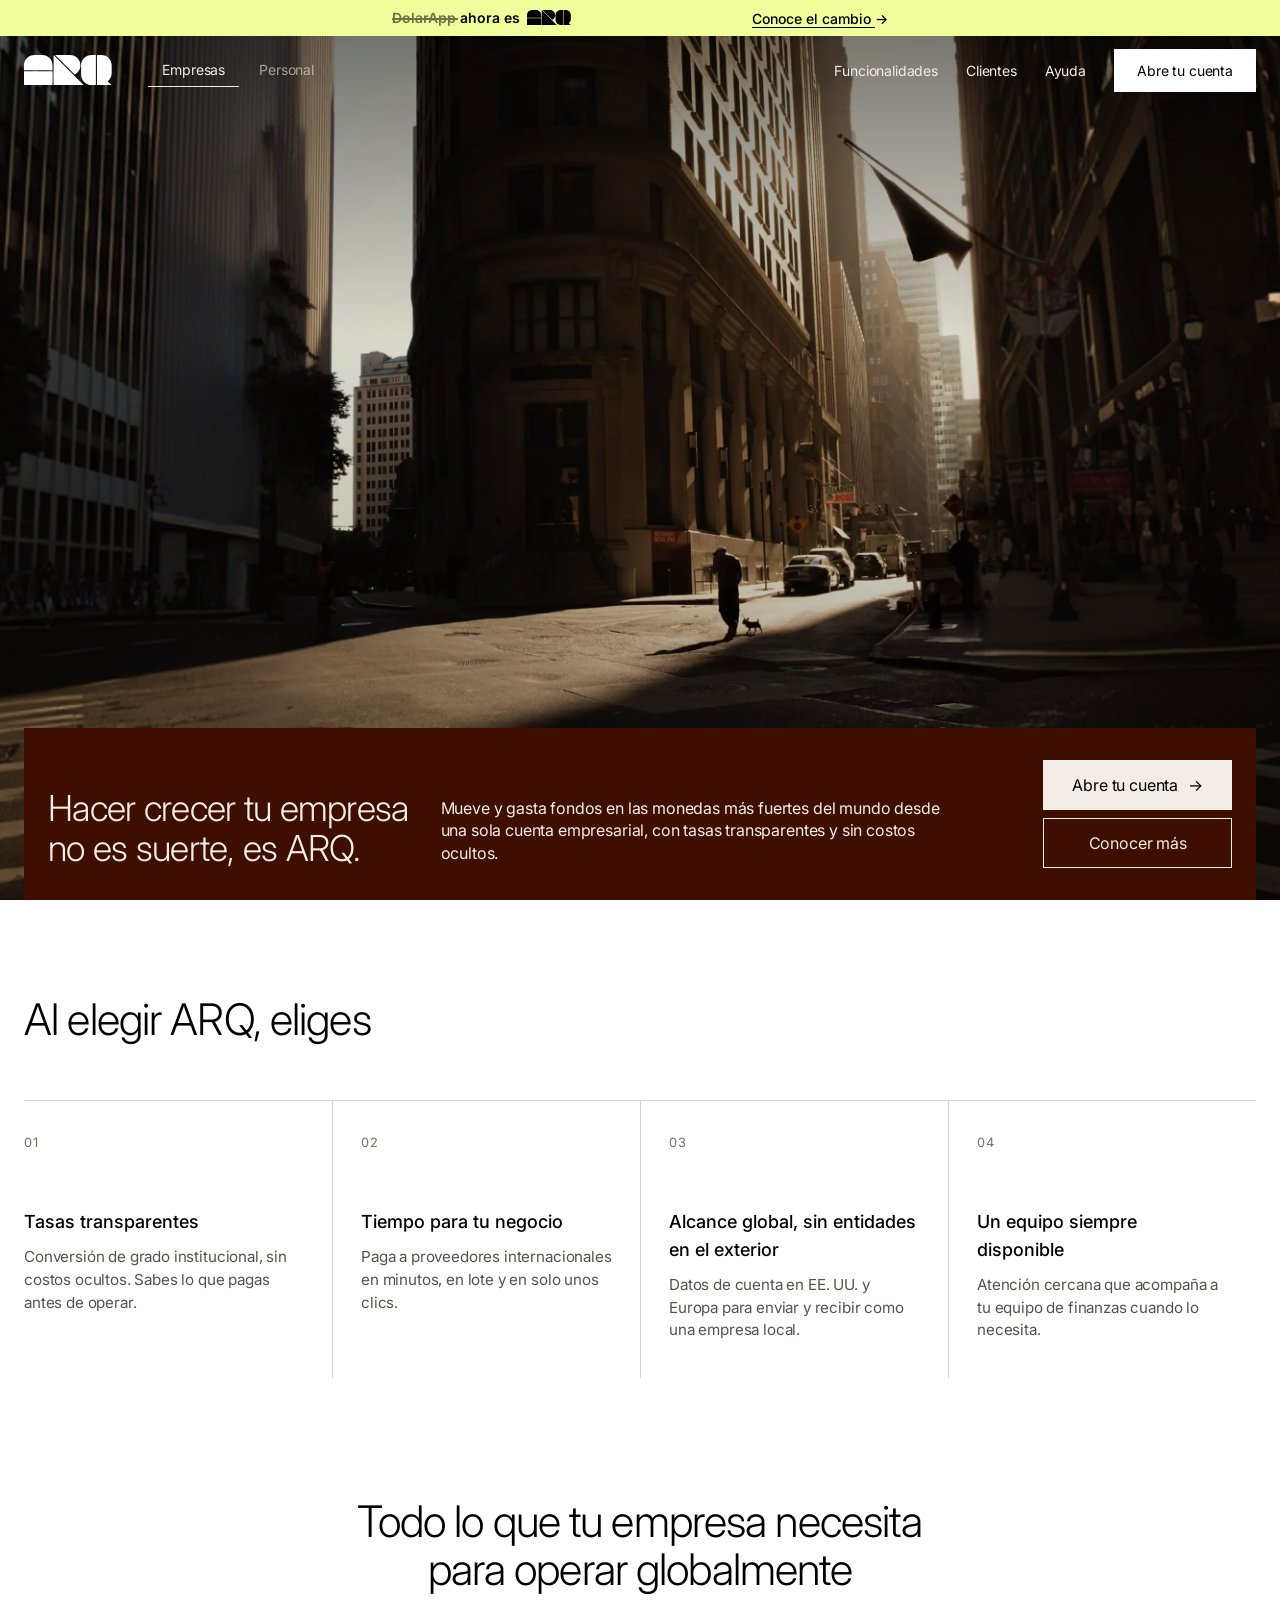
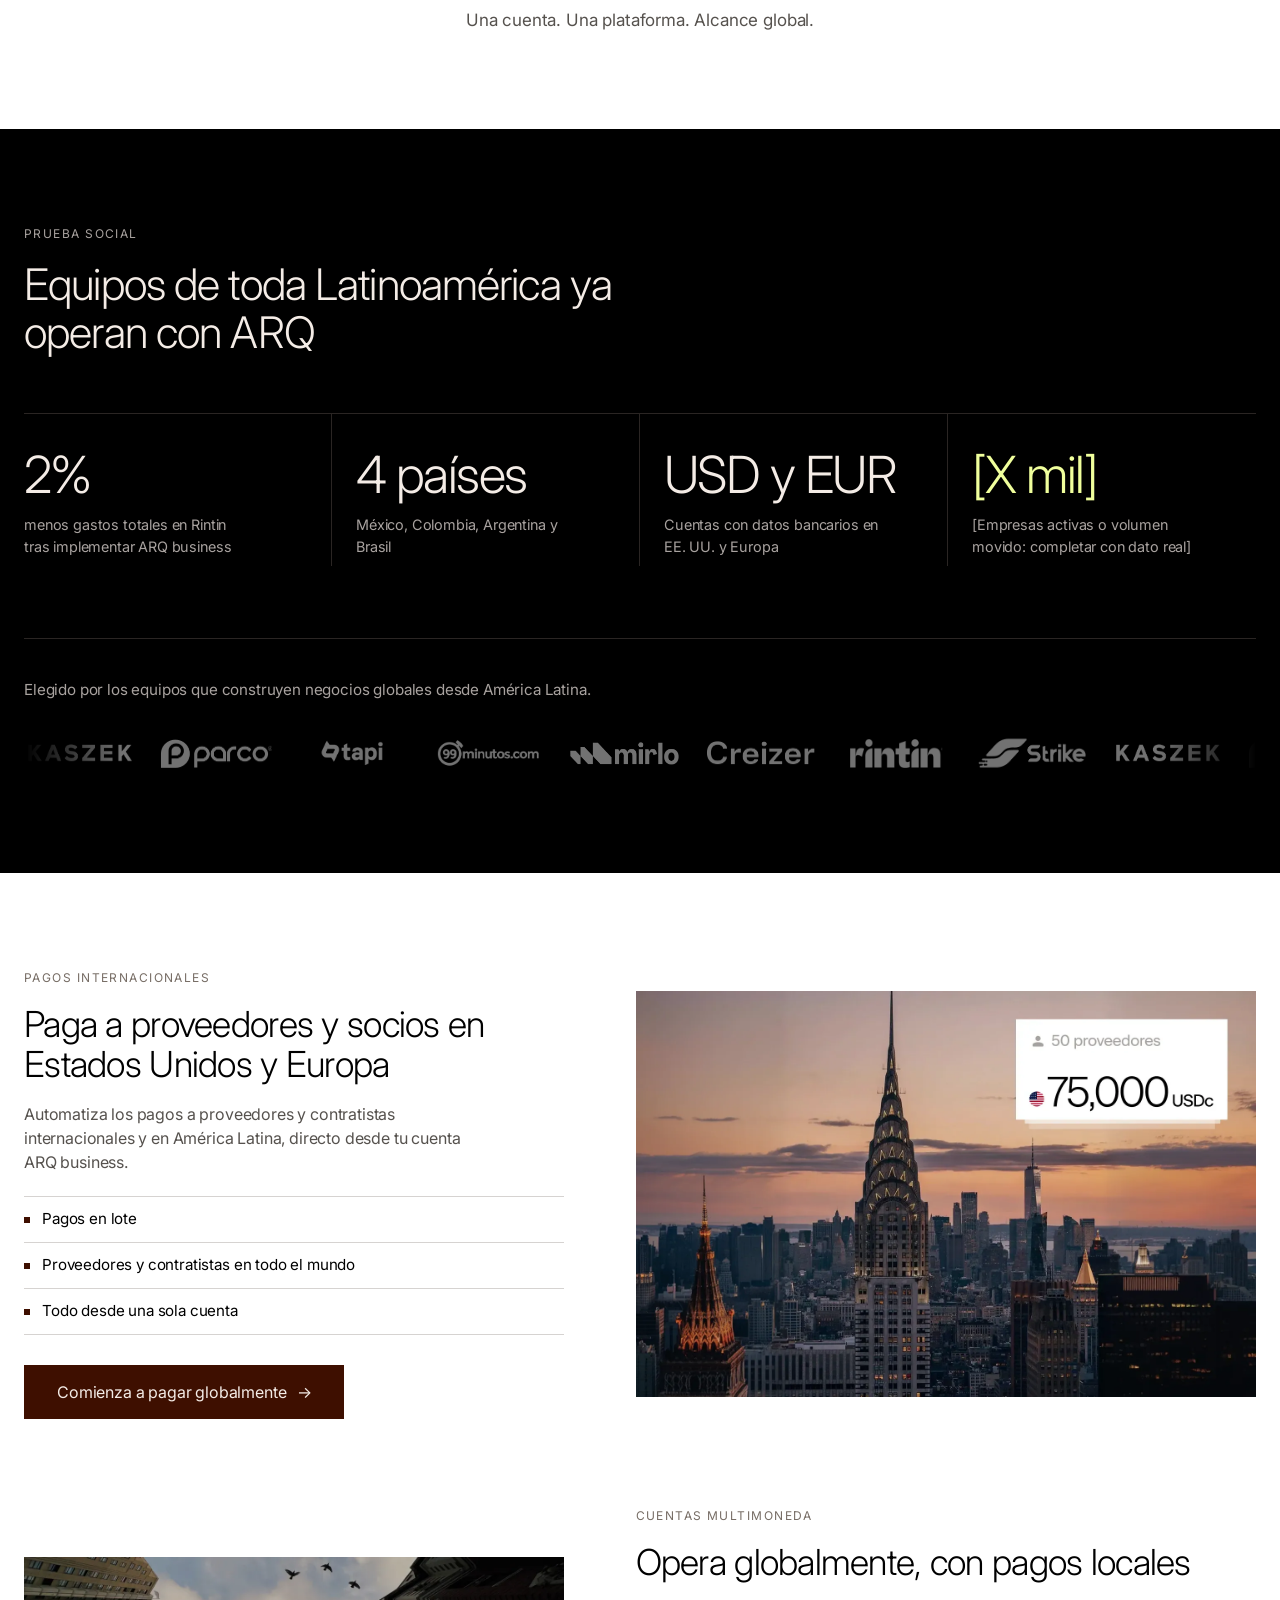
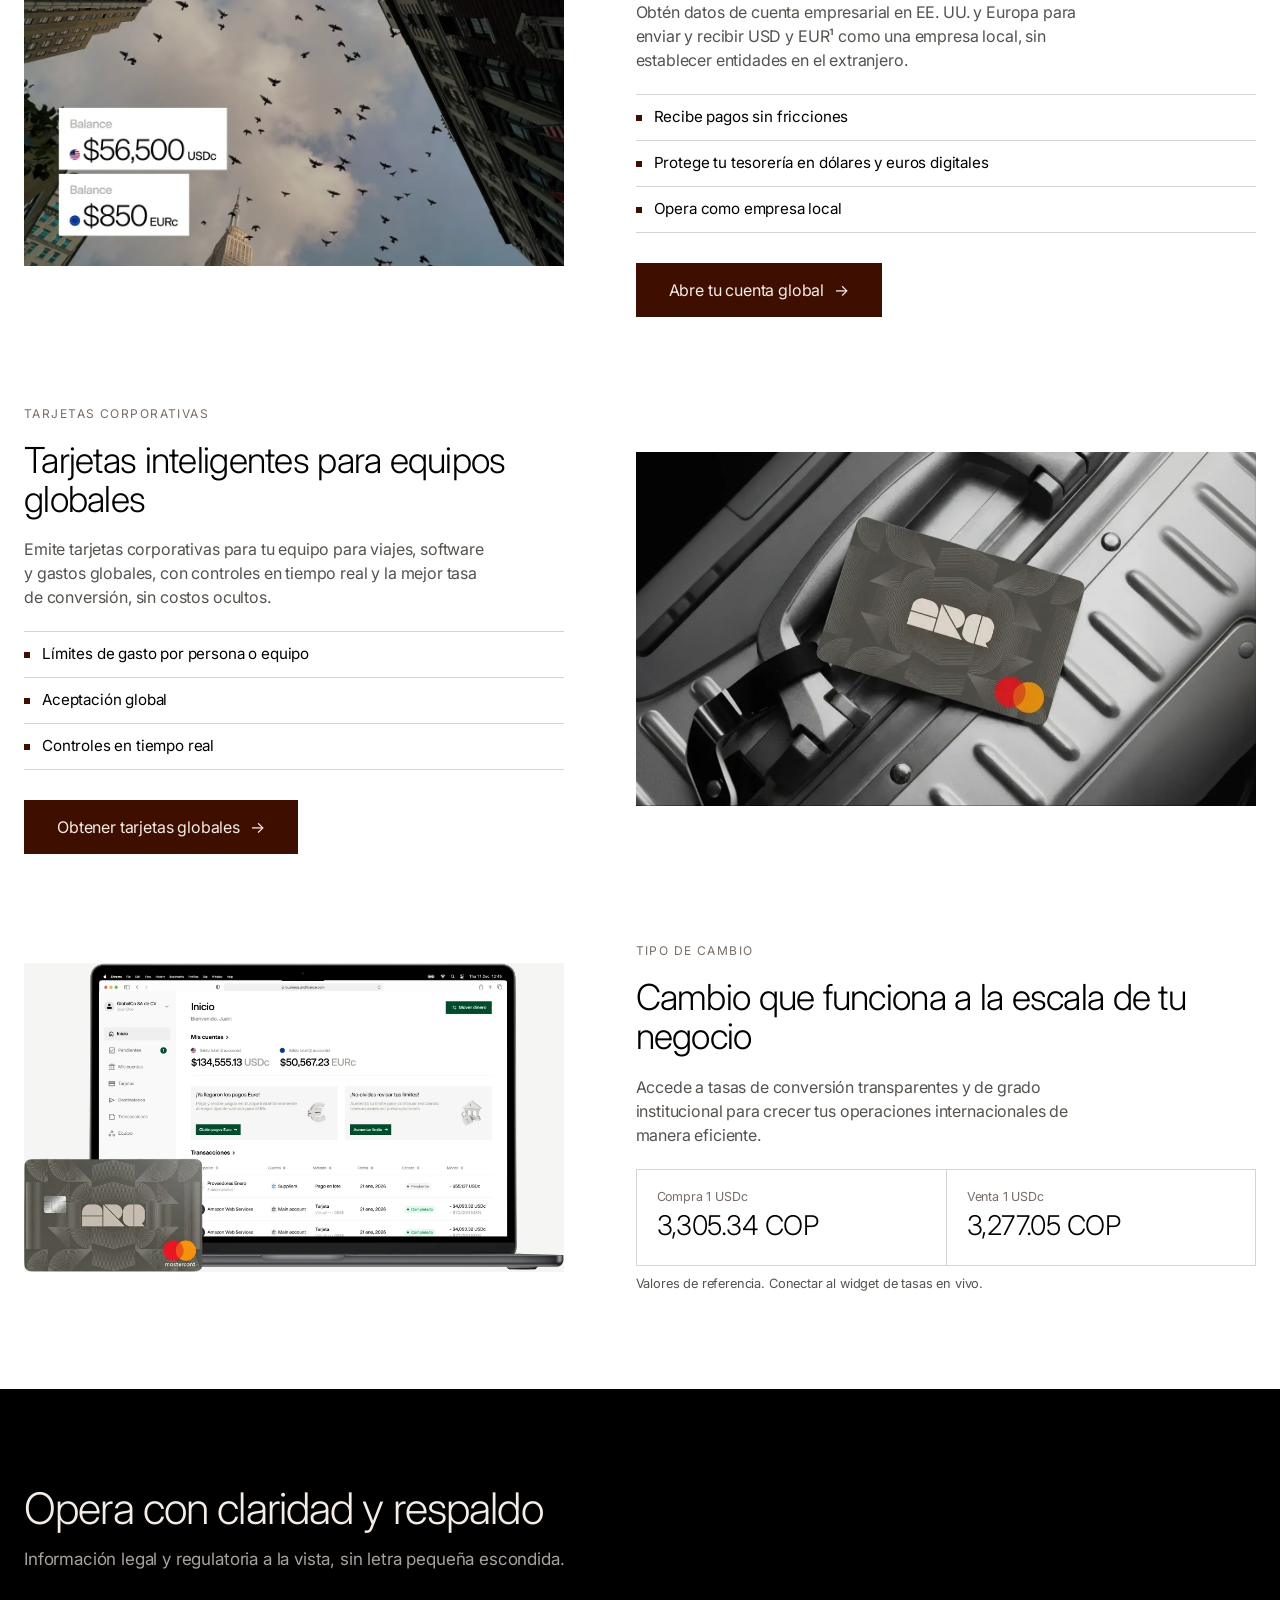
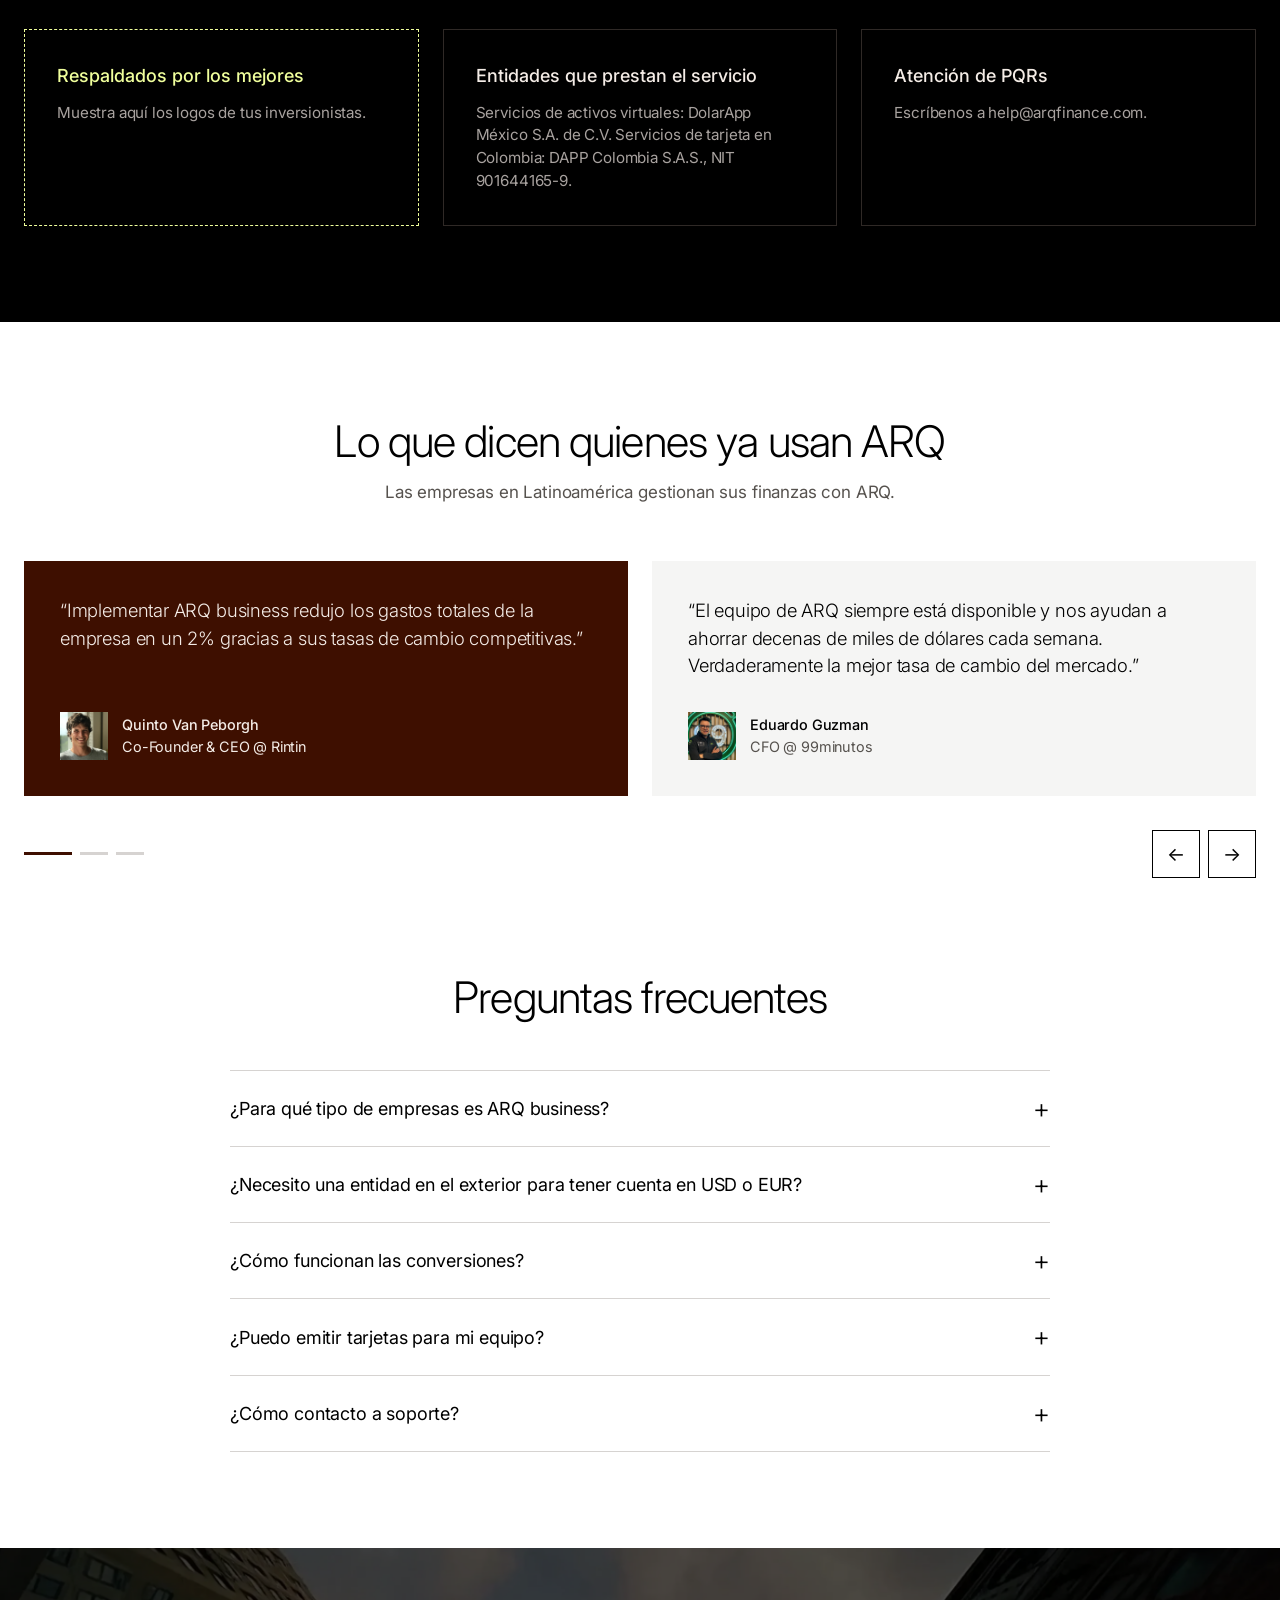
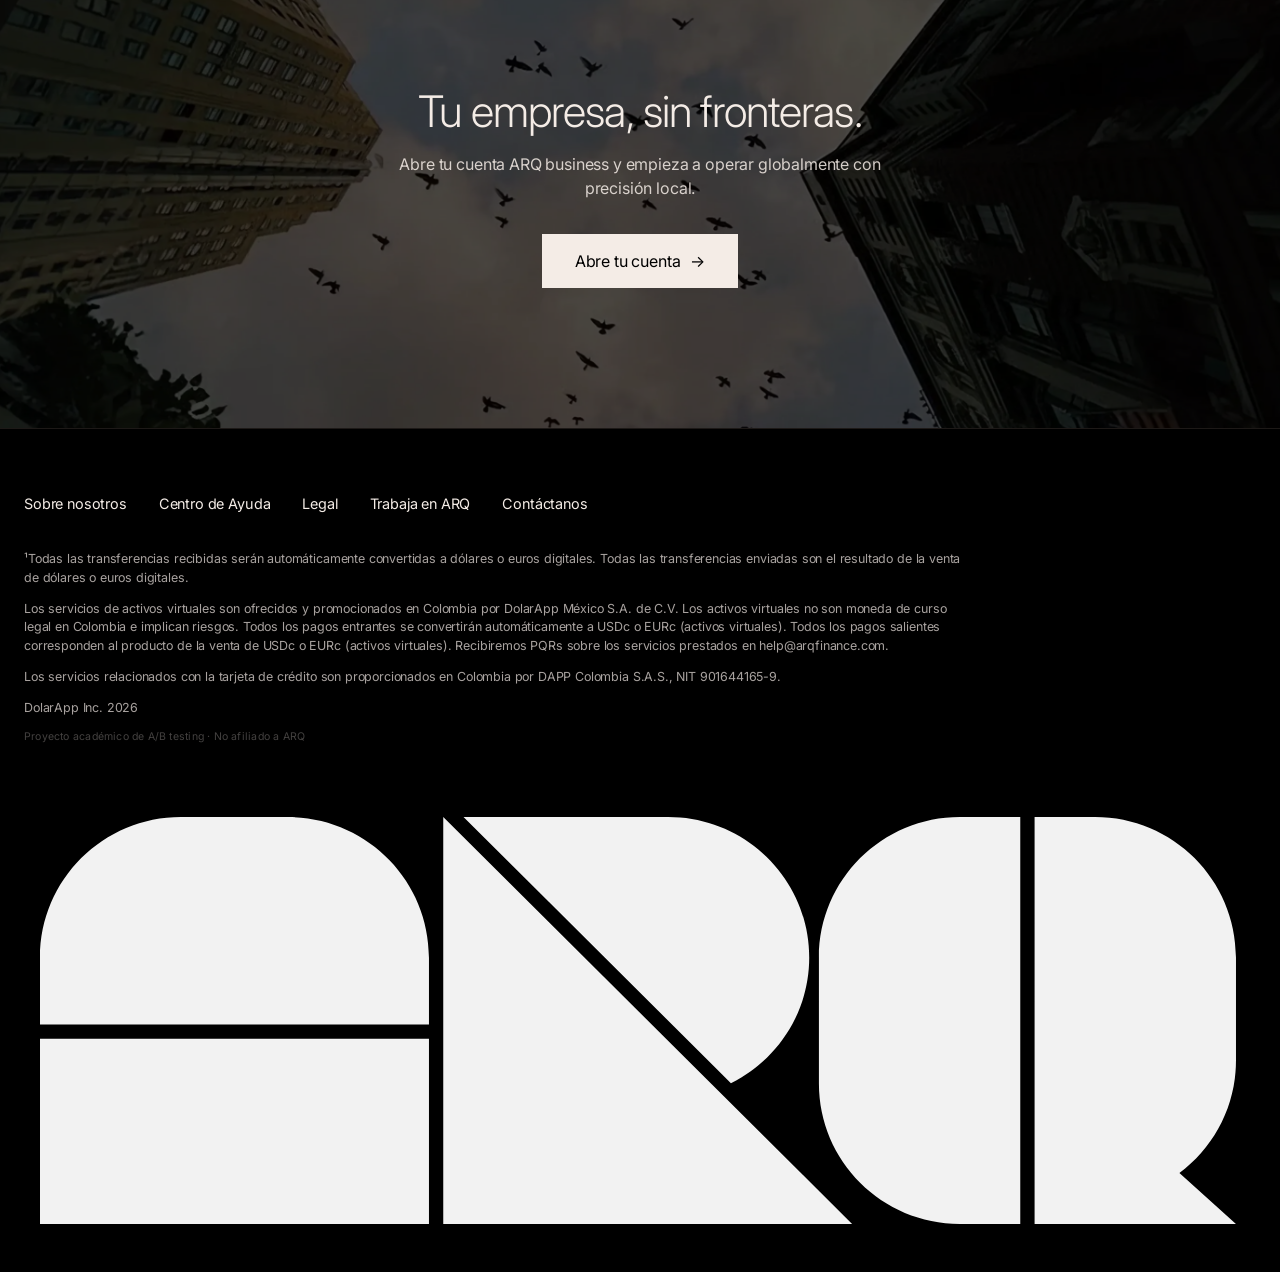
<file: index.html>
<!doctype html>
<html lang="es-CO">
<head>
<meta charset="utf-8">
<meta name="viewport" content="width=device-width, initial-scale=1">
<meta name="robots" content="noindex, nofollow">

<!-- ============ Medición: Google Tag Manager ============
     1) ID del contenedor (formato GTM-XXXXXXX) en gtmId. Si se deja vacío NO se carga GTM,
        pero los eventos igual se guardan en window.dataLayer (se pueden revisar en la consola).
     2) variant identifica esta versión en los eventos: 'B'. La versión A debe enviar 'A' para poder comparar. -->
<script>
  window.ARQ_AB = { gtmId: 'GTM-MVTGJ2GV', variant: 'B' };
  window.dataLayer = window.dataLayer || [];
  (function (w, d, s, l, i) {
    if (!/^GTM-[A-Z0-9]+$/.test(i)) return;
    w[l] = w[l] || []; w[l].push({ 'gtm.start': new Date().getTime(), event: 'gtm.js' });
    var f = d.getElementsByTagName(s)[0], j = d.createElement(s);
    j.async = true; j.src = 'https://www.googletagmanager.com/gtm.js?id=' + i;
    f.parentNode.insertBefore(j, f);
  })(window, document, 'script', 'dataLayer', window.ARQ_AB.gtmId);
</script>
<title>ARQ business | Variación B (estructura Nu)</title>
<link rel="preconnect" href="https://fonts.googleapis.com">
<link rel="preconnect" href="https://fonts.gstatic.com" crossorigin>
<link href="https://fonts.googleapis.com/css2?family=Inter:wght@300;400;500;600&display=swap" rel="stylesheet">
<link rel="stylesheet" href="styles.css">
<link rel="stylesheet" href="personal.css">
</head>
<body>
<!-- Google Tag Manager (noscript) -->
<noscript><iframe src="https://www.googletagmanager.com/ns.html?id=GTM-MVTGJ2GV" height="0" width="0" style="display:none;visibility:hidden"></iframe></noscript>
<!-- End Google Tag Manager (noscript) -->

<!--
  VARIACIÓN B — ARQ (EMPRESAS + PERSONAL EN UNA SOLA PÁGINA)
  El selector Empresas / Personal del navbar cambia de vista sin recargar ni navegar a otro archivo.
  Hipótesis: si presentamos ARQ con la claridad de Nu (beneficio de control en el hero → "Al elegir ARQ, eliges"
  → prueba social → productos → confianza/regulación → testimonios → FAQ), aumentará el CTR del CTA principal
  y la tasa de registro frente a la versión A.
  Métricas: clic en CTA hero, clics totales a registro, uso del conversor (personal), scroll 50/75%, registro completado.
  Cada CTA del cuerpo lleva data-cta para instrumentar el evento (los enlaces del navbar no navegan).
  Elementos en amarillo = placeholders: reemplazar con datos reales. Tasas del conversor = referencia.
  Imágenes, video, logos y QR se cargan desde arqfinance.com / cdn.arqfinance.com; en producción alojarlos propios.
-->

<!-- Banner animado: el nombre cambia de DolarApp a ARQ; al hacer clic abre el modal del cambio de marca -->
<div class="banner">
  <button type="button" class="banner-btn" id="brand-open" data-cta="brand-banner" aria-haspopup="dialog" aria-controls="brand-modal">
    <span class="ticker" aria-live="off">
      <span class="ticker-inner">
        <span><span class="was">DolarApp</span> <span class="is">ahora es</span> <img class="banner-logo" src="assets/logo.D534Oqrz_ZRshG1.svg" alt="ARQ"></span>
        <span>Tan global como siempre, más ambiciosa que nunca</span>
        <span aria-hidden="true"><span class="was static">DolarApp</span></span>
      </span>
    </span>
    <span class="banner-more">Conoce el cambio <span class="arr">→</span></span>
  </button>
</div>

<header class="nav" id="nav">
  <div class="wrap">
    <div class="nav-left">
      <a class="logo" href="#" data-top aria-label="ARQ (volver al inicio)"><img src="assets/logo.D534Oqrz_ZRshG1.svg" alt="ARQ"></a>
      <div class="switch" role="navigation" aria-label="Tipo de cuenta">
        <a href="#empresas" data-view="empresas" class="active" aria-current="page">Empresas</a>
        <a href="#personal" data-view="personal">Personal</a>
      </div>
    </div>
    <div class="links">
      <a class="noop" href="#">Funcionalidades</a>
      <a class="noop" href="#" data-t-empresas="Clientes" data-t-personal="Opiniones">Clientes</a>
      <a class="noop" href="#">Ayuda</a>
      <a class="btn btn-white noop" href="#" data-t-empresas="Abre tu cuenta" data-t-personal="Registrarse">Abre tu cuenta</a>
    </div>
  </div>
</header>

<main id="view-empresas" class="view">
<!-- 1. HERO -->
<section class="hero">
  <div class="hero-panel">
    <div class="wrap">
      <div class="bar">
        <div class="bar-text">
          <h1>Hacer crecer tu empresa<br>no es suerte, es ARQ.</h1>
          <div class="bar-side">
            <p>Mueve y gasta fondos en las monedas más fuertes del mundo desde una sola cuenta empresarial, con tasas transparentes y sin costos ocultos.</p>
          </div>
          <div class="actions">
            <a class="btn btn-offwhite" href="#e-registro" data-cta="hero">Abre tu cuenta <span class="arr">→</span></a>
            <a class="btn btn-outline on-dark" href="#e-productos" data-cta="hero-secundario">Conocer más</a>
          </div>
        </div>
      </div>
    </div>
  </div>
</section>

<!-- 2. PILARES -->
<section class="block light">
  <div class="wrap">
    <h2 class="reveal center" style="text-align:left">Al elegir ARQ, eliges</h2>
    <div class="pillars">
      <div class="pillar reveal" style="--d:.05s"><span class="n">01</span><h3>Tasas transparentes</h3><p>Conversión de grado institucional, sin costos ocultos. Sabes lo que pagas antes de operar.</p></div>
      <div class="pillar reveal" style="--d:.12s"><span class="n">02</span><h3>Tiempo para tu negocio</h3><p>Paga a proveedores internacionales en minutos, en lote y en solo unos clics.</p></div>
      <div class="pillar reveal" style="--d:.19s"><span class="n">03</span><h3>Alcance global, sin entidades en el exterior</h3><p>Datos de cuenta en EE. UU. y Europa para enviar y recibir como una empresa local.</p></div>
      <div class="pillar reveal" style="--d:.26s"><span class="n">04</span><h3>Un equipo siempre disponible</h3><p>Atención cercana que acompaña a tu equipo de finanzas cuando lo necesita.</p></div>
    </div>
  </div>
</section>

<!-- 3. TÍTULO DE SERVICIOS (separador entre pilares y prueba social) -->
<section class="block light" id="e-productos" style="padding-top:24px">
  <div class="wrap">
    <div class="center reveal">
      <h2>Todo lo que tu empresa necesita<br>para operar globalmente</h2>
      <p class="sub">Una cuenta. Una plataforma. Alcance global.</p>
    </div>
  </div>
</section>

<!-- 4. PRUEBA SOCIAL -->
<section class="block dark">
  <div class="wrap">
    <span class="eyebrow reveal">Prueba social</span>
    <h2 class="reveal" style="max-width:720px">Equipos de toda Latinoamérica ya operan con ARQ</h2>
    <div class="stats">
      <div class="stat reveal" style="--d:.05s"><b>2%</b><span>menos gastos totales en Rintin tras implementar ARQ business</span></div>
      <div class="stat reveal" style="--d:.12s"><b>4 países</b><span>México, Colombia, Argentina y Brasil</span></div>
      <div class="stat reveal" style="--d:.19s"><b>USD y EUR</b><span>Cuentas con datos bancarios en EE. UU. y Europa</span></div>
      <div class="stat todo reveal" style="--d:.26s"><b>[X mil]</b><span>[Empresas activas o volumen movido: completar con dato real]</span></div>
    </div>
    <div class="marquee-wrap reveal">
      <p class="cap">Elegido por los equipos que construyen negocios globales desde América Latina.</p>
      <div class="marquee" aria-label="Empresas que usan ARQ">
        <div class="marquee-track">
          <img src="assets/partner-1.D_mMeR3E.webp" alt="">
          <img src="assets/partner-11.BXKxPLMq.webp" alt="">
          <img src="assets/partner-3.COo-REMi.webp" alt="">
          <img src="assets/partner-4.nr9aVYWp.webp" alt="">
          <img src="assets/partner-6.D3TfgtO8.webp" alt="">
          <img src="assets/partner-7.Bqnf9oLd.webp" alt="">
          <img src="assets/partner-8.Dorq1Qq0.webp" alt="">
          <img src="assets/partner-9.DxtAh7CF.webp" alt="">
        </div>
      </div>
    </div>
  </div>
</section>

<!-- 5. PRODUCTOS -->
<section class="block light" style="padding-top:8px">
  <div class="wrap">

    <div class="product">
      <div class="pt reveal">
        <span class="eyebrow">Pagos internacionales</span>
        <h2>Paga a proveedores y socios en Estados Unidos y Europa</h2>
        <p>Automatiza los pagos a proveedores y contratistas internacionales y en América Latina, directo desde tu cuenta ARQ business.</p>
        <ul><li>Pagos en lote</li><li>Proveedores y contratistas en todo el mundo</li><li>Todo desde una sola cuenta</li></ul>
        <a class="btn btn-burgundy" href="#e-registro" data-cta="prod-pagos">Comienza a pagar globalmente <span class="arr">→</span></a>
      </div>
      <div class="media reveal" style="--d:.1s"><img src="assets/business-benefit-1-es.Cd3D0XZC_2eNwPp.webp" alt="Pagos internacionales en ARQ business" loading="lazy"></div>
    </div>

    <div class="product rev">
      <div class="pt reveal">
        <span class="eyebrow">Cuentas multimoneda</span>
        <h2>Opera globalmente, con pagos locales</h2>
        <p>Obtén datos de cuenta empresarial en EE. UU. y Europa para enviar y recibir USD y EUR¹ como una empresa local, sin establecer entidades en el extranjero.</p>
        <ul><li>Recibe pagos sin fricciones</li><li>Protege tu tesorería en dólares y euros digitales</li><li>Opera como empresa local</li></ul>
        <a class="btn btn-burgundy" href="#e-registro" data-cta="prod-cuentas">Abre tu cuenta global <span class="arr">→</span></a>
      </div>
      <div class="media reveal" style="--d:.1s"><img src="assets/business-benefit-2-es.DtLXEOiA_ZNxjGQ.webp" alt="Cuentas multimoneda USD y EUR" loading="lazy"></div>
    </div>

    <div class="product">
      <div class="pt reveal">
        <span class="eyebrow">Tarjetas corporativas</span>
        <h2>Tarjetas inteligentes para equipos globales</h2>
        <p>Emite tarjetas corporativas para tu equipo para viajes, software y gastos globales, con controles en tiempo real y la mejor tasa de conversión, sin costos ocultos.</p>
        <ul><li>Límites de gasto por persona o equipo</li><li>Aceptación global</li><li>Controles en tiempo real</li></ul>
        <a class="btn btn-burgundy" href="#e-registro" data-cta="prod-tarjetas">Obtener tarjetas globales <span class="arr">→</span></a>
      </div>
      <div class="media reveal" style="--d:.1s"><img src="assets/business-benefit-3-en.Bo8iLZwk_8RFcz.webp" alt="Tarjetas corporativas ARQ" loading="lazy"></div>
    </div>

    <div class="product rev">
      <div class="pt reveal">
        <span class="eyebrow">Tipo de cambio</span>
        <h2>Cambio que funciona a la escala de tu negocio</h2>
        <p>Accede a tasas de conversión transparentes y de grado institucional para crecer tus operaciones internacionales de manera eficiente.</p>
        <div class="rate-box">
          <div><small>Compra 1 USDc</small><b>3,305.34 COP</b></div>
          <div><small>Venta 1 USDc</small><b>3,277.05 COP</b></div>
        </div>
        <p class="fine">Valores de referencia. Conectar al widget de tasas en vivo.</p>
      </div>
      <div class="media reveal" style="--d:.1s"><img src="assets/business-app-es.hrPkyyJW_Z2uiToX.webp" alt="Plataforma ARQ business" loading="lazy"></div>
    </div>
  </div>
</section>
<!-- 6. CONFIANZA -->
<section class="block dark">
  <div class="wrap">
    <h2 class="reveal" style="max-width:680px">Opera con claridad y respaldo</h2>
    <p class="sub reveal" style="margin-top:14px">Información legal y regulatoria a la vista, sin letra pequeña escondida.</p>
    <div class="trust">
      <div class="tcard todo reveal" style="--d:.05s"><h3>Respaldados por los mejores</h3><p>Muestra aquí los logos de tus inversionistas.</p></div>
      <div class="tcard reveal" style="--d:.12s"><h3>Entidades que prestan el servicio</h3><p>Servicios de activos virtuales: DolarApp México S.A. de C.V. Servicios de tarjeta en Colombia: DAPP Colombia S.A.S., NIT 901644165-9.</p></div>
      <div class="tcard reveal" style="--d:.19s"><h3>Atención de PQRs</h3><p>Escríbenos a help@arqfinance.com.</p></div>
    </div>
  </div>
</section>

<!-- 7. TESTIMONIOS -->
<section class="block light" id="e-clientes">
  <div class="wrap">
    <h2 class="reveal center">Lo que dicen quienes ya usan ARQ</h2>
    <p class="sub reveal center" style="margin-left:auto;margin-right:auto;margin-top:14px">Las empresas en Latinoamérica gestionan sus finanzas con ARQ.</p>
    <div class="quotes">
      <figure class="quote hl reveal">
        <p>“Implementar ARQ business redujo los gastos totales de la empresa en un 2% gracias a sus tasas de cambio competitivas.”</p>
        <cite><img src="assets/slide-5.DPJ-iJAH_Z2r4fEP.webp" alt=""><span><b>Quinto Van Peborgh</b>Co-Founder & CEO @ Rintin</span></cite>
      </figure>
      <figure class="quote reveal" style="--d:.08s">
        <p>“El equipo de ARQ siempre está disponible y nos ayudan a ahorrar decenas de miles de dólares cada semana. Verdaderamente la mejor tasa de cambio del mercado.”</p>
        <cite><img src="assets/slide-2.Dfyh3610_Z2ljd4l.webp" alt=""><span><b>Eduardo Guzman</b>CFO @ 99minutos</span></cite>
      </figure>
      <figure class="quote reveal">
        <p>“Nuestro equipo puede pagar a proveedores internacionales en cuestión de minutos usando la plataforma de ARQ. Ahorra dinero y, lo más importante, tiempo.”</p>
        <cite><img src="assets/slide-3.DffflrBR_2bcWS3.webp" alt=""><span><b>Tomas Mindlin</b>Co-Founder & CEO @ Tapi</span></cite>
      </figure>
      <figure class="quote reveal" style="--d:.08s">
        <p>“ARQ ha ayudado a que pagar a proveedores internacionales sea un proceso fluido para Kaszek.”</p>
        <cite><img src="assets/slide-1.BblsdH49_Z1HPmCz.webp" alt=""><span><b>Hernan Kazah</b>Co-Founder & Managing Partner @ Kaszek</span></cite>
      </figure>
    </div>
    <div class="qctrl">
      <div class="dots" aria-hidden="true"></div>
      <div class="arrows">
        <button type="button" aria-label="Testimonio anterior">←</button>
        <button type="button" aria-label="Siguiente testimonio">→</button>
      </div>
    </div>
  </div>
</section>

<!-- 8. FAQ -->
<section class="block light" id="e-faq" style="padding-top:0">
  <div class="wrap">
    <h2 class="reveal center">Preguntas frecuentes</h2>
    <div class="faq reveal">
      <details><summary>¿Para qué tipo de empresas es ARQ business?</summary><div class="ans">Para startups y pymes con sede en México, Colombia, Argentina y Brasil que operan a través de fronteras y necesitan acceso confiable a finanzas globales sin abandonar su mercado local.</div></details>
      <details><summary>¿Necesito una entidad en el exterior para tener cuenta en USD o EUR?</summary><div class="ans">No. Obtienes datos de cuenta empresarial en EE. UU. y Europa para enviar y recibir USD y EUR sin establecer entidades en el extranjero.</div></details>
      <details><summary>¿Cómo funcionan las conversiones?</summary><div class="ans">Los pagos recibidos se convierten automáticamente a USDc o EURc (dólares o euros digitales), y los pagos enviados son el producto de la venta de esos activos. Los activos virtuales no son moneda de curso legal en Colombia e implican riesgos.</div></details>
      <details><summary>¿Puedo emitir tarjetas para mi equipo?</summary><div class="ans">Sí. Puedes emitir tarjetas corporativas con límites de gasto, controles en tiempo real y aceptación global.</div></details>
      <details><summary>¿Cómo contacto a soporte?</summary><div class="ans">Escríbenos a help@arqfinance.com o visita el Centro de Ayuda.</div></details>
    </div>
  </div>
</section>

<!-- 9. CTA FINAL -->
<section class="cta" id="e-registro">
  <div class="wrap reveal">
    <h2>Tu empresa, sin fronteras.</h2>
    <p>Abre tu cuenta ARQ business y empieza a operar globalmente con precisión local.</p>
    <a class="btn btn-offwhite" href="#" data-cta="final">Abre tu cuenta <span class="arr">→</span></a>
  </div>
</section>

</main>

<main id="view-personal" class="view" hidden>
<!-- 1. HERO CON VIDEO -->
<section class="p-hero">
  <video id="hero-video" autoplay muted loop playsinline preload="metadata" poster="assets/hero.NEH5cOVc.webp"
         data-desktop-src="assets/video/hero-video-bg-desktop-boneta.mp4"
         data-mobile-src="assets/video/hero-video-bg-mobile-boneta.mp4"></video>
  <div class="wrap">
    <div>
      <h1>Hacer crecer tu patrimonio<br>no es suerte, es ARQ.</h1>
      <p>Cambia, paga, recibe e invierte en dólares y euros digitales a la tasa real del mercado, sin comisiones ocultas, desde cualquier lugar.</p>
      <div class="actions">
        <a class="btn btn-offwhite" href="#p-registro" data-cta="hero">Registrarse <span class="arr">→</span></a>
        <a class="btn btn-outline on-dark" href="#p-productos" data-cta="hero-secundario">Conocer más</a>
      </div>
    </div>
    <div class="chips" aria-label="Calificaciones de la app">
      <span class="chip"><svg viewBox="0 0 24 24" aria-hidden="true"><path d="M17.67 12.79c-.02-2.72 2.23-4.05 2.34-4.11-1.28-1.86-3.26-2.12-3.96-2.14-1.67-.17-3.28 1-4.13 1-.86 0-2.17-.98-3.58-.95-1.81.03-3.51 1.08-4.44 2.7-1.92 3.32-.49 8.19 1.35 10.87.92 1.31 1.99 2.78 3.4 2.73 1.37-.06 1.89-.88 3.55-.88 1.64 0 2.13.88 3.56.85 1.48-.02 2.41-1.32 3.29-2.64 1.06-1.5 1.49-2.98 1.51-3.06-.04-.02-2.87-1.1-2.9-4.37zM14.96 4.78c.74-.93 1.25-2.18 1.11-3.46-1.07.05-2.41.74-3.18 1.64-.68.8-1.29 2.1-1.13 3.33 1.2.09 2.43-.6 3.2-1.51z"/></svg>4.7<small>/5</small></span>
      <span class="chip"><svg viewBox="0 0 24 24" aria-hidden="true"><path d="M7 4l13 8-13 8z"/></svg>4.5<small>/5</small></span>
    </div>
  </div>
</section>

<!-- 2. CAMBIO: celular + tarjeta sobre verde -->
<section class="p-green">
  <div class="wrap">
    <div class="img reveal"><img src="assets/arq-app-es-co.DZjt2pmW_Z1uCnOr.webp" alt="App y tarjeta ARQ"></div>
    <div>
      <h2 class="reveal">Tu banco odiaría<br>que vieras nuestro cambio.</h2>
      <p class="sub reveal">Cambia a dólares digitales y euros digitales en segundos, a la tasa real del mercado. Sin comisiones ocultas.</p>
      <a class="btn btn-white reveal" href="#p-cambio" data-cta="cambio">Cambia ahora <span class="arr">→</span></a>
    </div>
  </div>
</section>

<!-- 3. AL ELEGIR ARQ, ELIGES (lista editorial) -->
<section class="p-pillars">
  <div class="wrap">
    <div class="ttl reveal">
      <span class="eyebrow">Por qué ARQ</span>
      <h2>Al elegir ARQ, eliges</h2>
      <p>Claridad desde el primer día: sin letra pequeña, sin sorpresas.</p>
    </div>
    <div>
      <div class="p-row reveal"><span class="n">01</span><div><h3>La tasa real del mercado</h3><p>Sin comisiones ocultas. Ves lo que pagas antes de cambiar.</p></div></div>
      <div class="p-row reveal"><span class="n">02</span><div><h3>Segundos, no días</h3><p>Cambia a dólares y euros digitales en segundos, desde tu celular.</p></div></div>
      <div class="p-row reveal"><span class="n">03</span><div><h3>Una cuenta tan global como tus ingresos</h3><p>Recibe pagos de Estados Unidos y Europa con tus propios datos de cuenta.</p></div></div>
      <div class="p-row reveal"><span class="n">04</span><div><h3>Una tarjeta que va contigo</h3><p>En casa o en el extranjero, paga siempre a la tasa real y con cashback.</p></div></div>
    </div>
  </div>
</section>

<!-- 4. FRANJA AZUL: prensa (carrusel infinito) -->
<section class="p-press">
  <div class="wrap">
    <h2 class="reveal">Esto es lo que dicen de nosotros</h2>
    <div class="marquee" aria-label="Medios que hablan de ARQ">
      <div class="marquee-track">
        <img src="assets/bloomberg.BDicKIKr.svg" alt="Bloomberg">
        <img src="assets/forbes.Dz3vZZSB.svg" alt="Forbes">
        <img src="assets/el-tiempo.CmvBShZ-.svg" alt="El Tiempo">
        <img src="assets/valora-atlantic.BvX9Cz4F.svg" alt="Valora Analitik">
        <img src="assets/la-republica.Vt3ulvCZ.svg" alt="La República">
        <img src="assets/infobae.BCz3heBQ.svg" alt="Infobae">
        <img src="assets/bloomberg-en-linea.BaGs9W0c.svg" alt="Bloomberg Línea">
      </div>
    </div>
  </div>
</section>

<!-- 5. BENEFICIOS: tarjetas grises con imagen a sangre -->
<section class="p-benefits" id="p-productos">
  <div class="wrap">
    <div class="p-head reveal">
      <h2>Todo lo que necesitas<br>para tu patrimonio global</h2>
      <p>Cambia, paga, recibe e invierte. Todo en una sola app.</p>
    </div>

    <article class="p-benefit reveal">
      <div class="tx">
        <div>
          <h2>La tarjeta para un patrimonio global.</h2>
          <p>En casa o en el extranjero, paga siempre a la tasa real del mercado y con un cashback inigualable.</p>
        </div>
        <div><a class="btn btn-black" href="#p-registro" data-cta="prod-tarjeta">Pide tu tarjeta ARQ <span class="arr">→</span></a></div>
      </div>
      <div class="im"><img src="assets/benefit-1-en-all.DXNm6J_1_1EP5q.webp" alt="Tarjeta ARQ" loading="lazy"></div>
    </article>

    <article class="p-benefit rev reveal">
      <div class="tx">
        <div>
          <h2>Una cuenta tan global como tus ingresos.</h2>
          <p>Envía y recibe pagos desde Estados Unidos y Europa con tus propios datos de cuenta, a la tasa real del mercado y sin sorpresas.</p>
        </div>
        <div><a class="btn btn-black" href="#p-registro" data-cta="prod-cuenta">Abre tu cuenta global <span class="arr">→</span></a></div>
      </div>
      <div class="im"><img src="assets/benefit-2-es-co.DaxhS8_G_Z1728Cl.webp" alt="Cuenta global ARQ" loading="lazy"></div>
    </article>

    <article class="p-benefit reveal">
      <div class="tx">
        <div>
          <h2>Gestiona tu capital a escala global.</h2>
          <p>Accede a cuentas remuneradas, acciones y ETFs líderes en mercados internacionales con una asesoría de inversión global.</p>
        </div>
        <div><a class="btn btn-black" href="#p-registro" data-cta="prod-inversion">Empieza hoy <span class="arr">→</span></a></div>
      </div>
      <div class="im"><img src="assets/benefit-3-es-co.fEWbibNk_aejRg.webp" alt="Inversiones en ARQ" loading="lazy"></div>
    </article>
  </div>
</section>

<!-- 6. CONVERSOR: celular sobre burdeos + calculadora -->
<section class="p-ex" id="p-cambio">
  <div class="wrap">
  <div class="l"><img src="assets/exchange-app-es-co.D25RmYHM_ZnpPjo.webp" alt="Alertas de precio en la app de ARQ" loading="lazy"></div>
  <div class="r">
    <h2 class="reveal">No nos creas.<br>Compruébalo por ti mismo.</h2>
    <div class="p-calc reveal" id="calc">
      <div class="row">
        <span class="cur"><img id="calc-flag-from" src="assets/co.DbTl_jdJ.svg" alt=""><span id="calc-from">COP</span></span>
        <input class="val" id="calc-amt" inputmode="decimal" value="1000000" aria-label="Monto a cambiar">
      </div>
      <div class="mid"><button type="button" class="swapbtn" id="calc-swap" aria-label="Invertir monedas">⇅</button></div>
      <div class="row">
        <span class="cur"><img id="calc-flag-to" src="assets/us.BxQaODEj.svg" alt=""><span id="calc-to">USDc</span></span>
        <div class="val out" id="calc-out">0</div>
      </div>
      <div class="rate"><span id="calc-rate">1 USDc = 3.305,34 COP</span> · Tasa de referencia</div>
    </div>
    <a class="btn btn-black reveal" href="#p-registro" data-cta="conversor">Cambia ahora <span class="arr">→</span></a>
    <p class="legal reveal">USDc y EURc son activos virtuales y no moneda fiduciaria. Para más información, lee el artículo con la explicación sobre qué son las stablecoins.</p>
  </div>
  </div>
</section>

<!-- 7. INVERSIONISTAS -->
<section class="p-inv">
  <div class="wrap">
    <span class="eyebrow reveal">Nuestros inversionistas</span>
    <h2 class="reveal">Respaldados por los mejores.</h2>
    <div class="tcard todo reveal"><h3>[Logos de inversionistas]</h3><p>Reemplazar por los logos reales de los inversionistas de ARQ.</p></div>
  </div>
</section>

<!-- 8. TESTIMONIOS sobre azul petróleo -->
<section class="p-teal" id="p-clientes">
  <div class="wrap">
    <div class="reveal">
      <h2>2 millones de personas en todo el mundo ya gestionan sus finanzas con ARQ.</h2>
      <div class="chips">
        <span class="chip"><svg viewBox="0 0 24 24" aria-hidden="true"><path d="M17.67 12.79c-.02-2.72 2.23-4.05 2.34-4.11-1.28-1.86-3.26-2.12-3.96-2.14-1.67-.17-3.28 1-4.13 1-.86 0-2.17-.98-3.58-.95-1.81.03-3.51 1.08-4.44 2.7-1.92 3.32-.49 8.19 1.35 10.87.92 1.31 1.99 2.78 3.4 2.73 1.37-.06 1.89-.88 3.55-.88 1.64 0 2.13.88 3.56.85 1.48-.02 2.41-1.32 3.29-2.64 1.06-1.5 1.49-2.98 1.51-3.06-.04-.02-2.87-1.1-2.9-4.37zM14.96 4.78c.74-.93 1.25-2.18 1.11-3.46-1.07.05-2.41.74-3.18 1.64-.68.8-1.29 2.1-1.13 3.33 1.2.09 2.43-.6 3.2-1.51z"/></svg>4.7<small>/5</small></span>
        <span class="chip"><svg viewBox="0 0 24 24" aria-hidden="true"><path d="M7 4l13 8-13 8z"/></svg>4.5<small>/5</small></span>
      </div>
      <a class="btn btn-offwhite" href="#p-registro" data-cta="teal-descarga">Descarga la app <span class="arr">→</span></a>
    </div>
    <div>
      <div class="quotes">
        <figure class="quote reveal">
          <p>“He estado en varios países tales como Japón, EEUU, Europa y siempre pago con ARQ, no importa la moneda local siempre pago con la tarjeta que hace la conversión, me da seguridad, tranquilidad y además recargo con mi moneda local, esta tarjeta es fabulosa, para los viajeros es lo mejor la reciben en cualquier parte del mundo.”</p>
          <cite><span><b>Juan Manuel G.</b>Medellín • 28 Aug 2025</span></cite>
        </figure>
        <figure class="quote reveal" style="--d:.08s">
          <p>“Muy buena experiencia. No tuve ningún problema en ningún momento y la tarjeta me funcionó en todos los lugares de Europa, en comercios grandes e incluso en un puesto de frutas en la calle. Todo fue súper fácil y, lo mejor de todo, sin comisiones.”</p>
          <cite><span><b>Hordania S.</b>Bogotá • 14 Oct 2025</span></cite>
        </figure>
        <figure class="quote reveal" style="--d:.16s">
          <p>“Me encanta ARQ. Es absolutamente la mejor forma de recibir pagos en EE.UU. y poder usar ese saldo con la mejor tasa de cambio aquí en Colombia.”</p>
          <cite><span><b>Natalia R.</b>Bogotá • 30 Dec 2025</span></cite>
        </figure>
      </div>
      <div class="qctrl">
        <div class="dots" aria-hidden="true"></div>
        <div class="arrows">
          <button type="button" aria-label="Testimonio anterior">←</button>
          <button type="button" aria-label="Siguiente testimonio">→</button>
        </div>
      </div>
    </div>
  </div>
</section>

<!-- 9. FAQ + claridad legal -->
<section class="p-faq" id="p-faq">
  <div class="wrap">
    <div class="ttl reveal">
      <h2>Preguntas frecuentes</h2>
      <p>Lo esencial, sin letra pequeña. Si necesitas más, escríbenos a help@arqfinance.com.</p>
    </div>
    <div class="faq reveal">
      <details><summary>¿Qué son USDc y EURc?</summary><div class="ans">Son dólares y euros digitales (stablecoins). Son activos virtuales y no moneda fiduciaria ni de curso legal en Colombia, e implican riesgos.</div></details>
      <details><summary>¿A qué tasa cambio mi dinero?</summary><div class="ans">A la tasa real del mercado, sin comisiones ocultas.</div></details>
      <details><summary>¿Puedo recibir pagos de Estados Unidos y Europa?</summary><div class="ans">Sí. Tienes tus propios datos de cuenta para enviar y recibir pagos desde Estados Unidos y Europa, a la tasa real del mercado.</div></details>
      <details><summary>¿Qué puedo hacer con la tarjeta ARQ?</summary><div class="ans">Pagar en casa o en el extranjero a la tasa real del mercado y con cashback.</div></details>
      <details><summary>¿Quién presta el servicio?</summary><div class="ans">Los servicios de activos virtuales los ofrece en Colombia DolarApp México S.A. de C.V. Los servicios relacionados con la tarjeta de crédito los presta DAPP Colombia S.A.S., NIT 901644165-9.</div></details>
    </div>
  </div>
</section>

<!-- 10. DESCARGA CON QR -->
<section class="p-qr" id="p-registro">
  <div class="l"><div class="qrbox"><img src="assets/qr-code.CypiRRay.webp" alt="Código QR para descargar la app de ARQ"></div></div>
  <div class="r">
    <h2 class="reveal">Descarga ARQ.<br>Únete hoy.</h2>
    <p class="reveal">Únete a los 2 millones de personas que ya gestionan su patrimonio con ARQ.</p>
    <div class="badges reveal">
      <a href="#" data-cta="badge-appstore"><img src="assets/app-store-badge-es.mpKR2dAW.svg" alt="Descargar en App Store"></a>
      <a href="#" data-cta="badge-googleplay"><img src="assets/google-play-badge-es.CU2piSXn.svg" alt="Disponible en Google Play"></a>
    </div>
  </div>
</section>

</main>

<footer>
  <div class="wrap">
    <div class="links"><a href="#">Sobre nosotros</a><a href="#">Centro de Ayuda</a><a href="#">Legal</a><a href="#">Trabaja en ARQ</a><a href="#">Contáctanos</a></div>
    <p>¹Todas las transferencias recibidas serán automáticamente convertidas a dólares o euros digitales. Todas las transferencias enviadas son el resultado de la venta de dólares o euros digitales.</p>
    <p>Los servicios de activos virtuales son ofrecidos y promocionados en Colombia por DolarApp México S.A. de C.V. Los activos virtuales no son moneda de curso legal en Colombia e implican riesgos. Todos los pagos entrantes se convertirán automáticamente a USDc o EURc (activos virtuales). Todos los pagos salientes corresponden al producto de la venta de USDc o EURc (activos virtuales). Recibiremos PQRs sobre los servicios prestados en help@arqfinance.com.</p>
    <p>Los servicios relacionados con la tarjeta de crédito son proporcionados en Colombia por DAPP Colombia S.A.S., NIT 901644165-9.</p>
    <p>DolarApp Inc. 2026</p>
    <p class="academic">Proyecto académico de A/B testing · No afiliado a ARQ</p>
    <img class="brand" src="assets/logo.D534Oqrz_ZRshG1.svg" alt="ARQ">
  </div>
</footer>

<!-- Modal corto: De DolarApp a ARQ -->
<div class="brand-modal" id="brand-modal" role="dialog" aria-modal="true" aria-labelledby="bm-title" aria-hidden="true">
  <div class="bm-card">
    <button type="button" class="bm-close" id="brand-close" aria-label="Cerrar">×</button>
    <div class="bm-hero" aria-hidden="true">
      <span class="bm-from">DolarApp</span>
      <span class="bm-arrow">→</span>
      <span class="bm-to"><img src="assets/logo.D534Oqrz_ZRshG1.svg" alt=""></span>
    </div>
    <div class="bm-body">
      <h2 id="bm-title">DolarApp ahora es ARQ</h2>
      <p>Crecimos más allá de los pagos transfronterizos, y nuestro nombre tenía que crecer con nosotros.</p>
      <ol class="bm-steps">
        <li><b>Hace 3 años</b><span>Lanzamos DolarApp para pagar y recibir en dólares con tasas justas.</span></li>
        <li><b>Hoy</b><span>Más de 2 millones de clientes y nuevos productos: inversión, crédito y servicios del día a día.</span></li>
        <li><b>2 de marzo de 2026</b><span>Nace ARQ, nuestra nueva marca para una plataforma financiera global.</span></li>
      </ol>
      <div class="bm-actions">
        <button type="button" class="btn btn-black bm-ok" id="brand-ok" data-cta="brand-modal-ok">Entendido</button>
        <a class="bm-link" href="https://www.arqfinance.com/es-CO/blog/product-releases/announcement" target="_blank" rel="noopener" data-cta="brand-modal-anuncio">Leer el anuncio completo</a>
      </div>
    </div>
  </div>
</div>

<script src="script.js"></script>
</body>
</html>
</file>
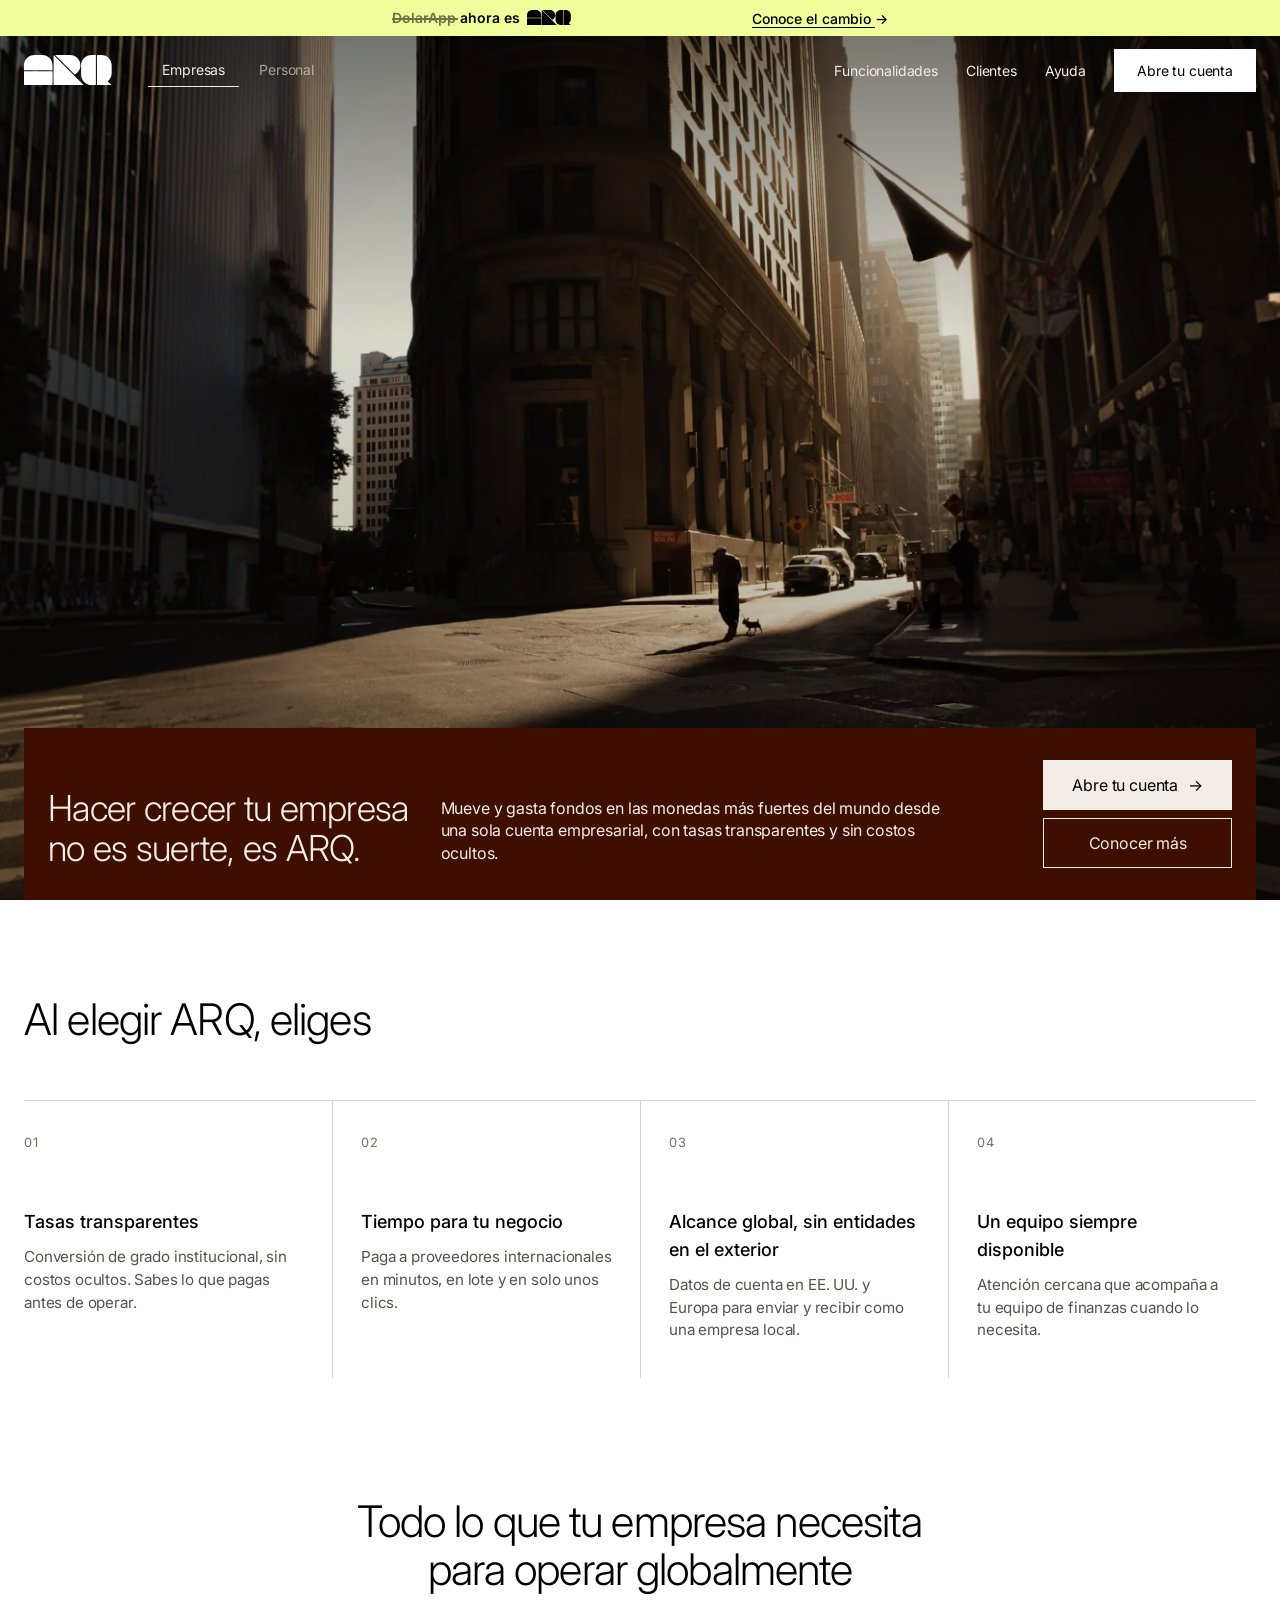
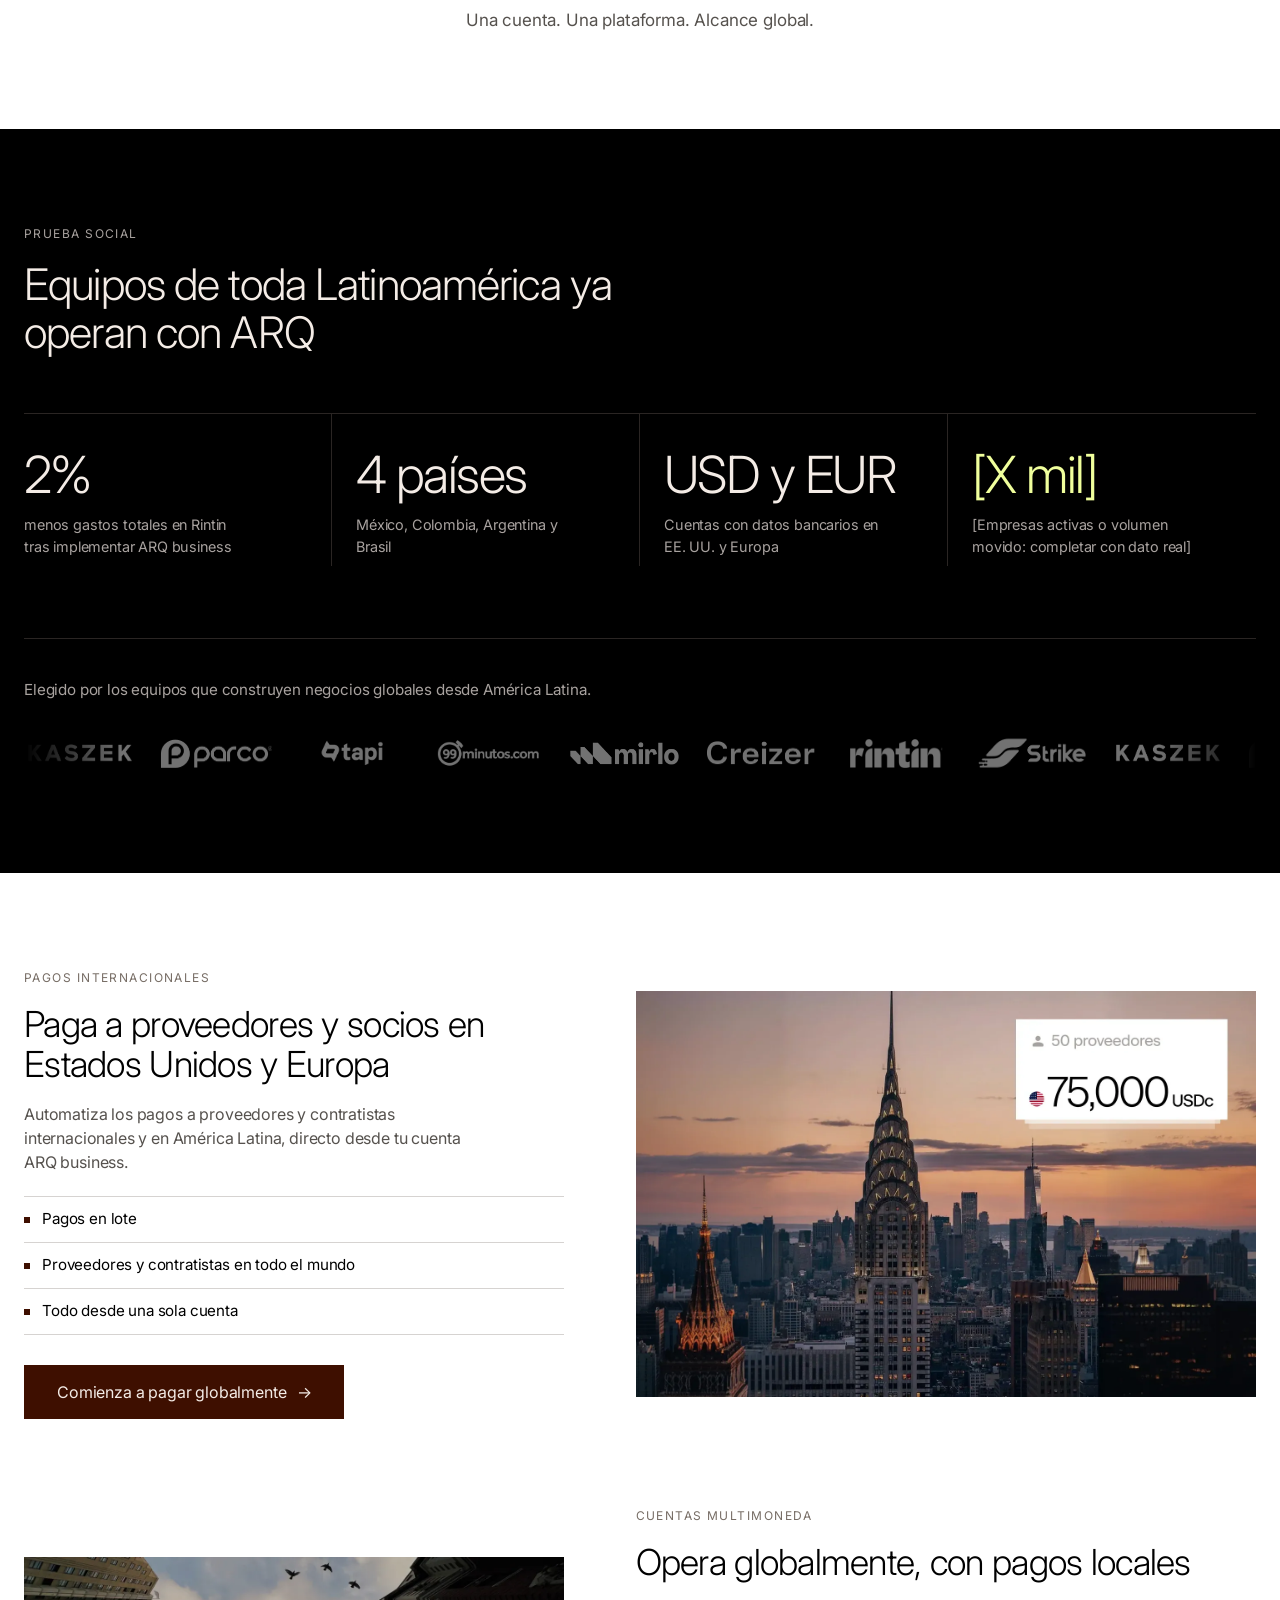
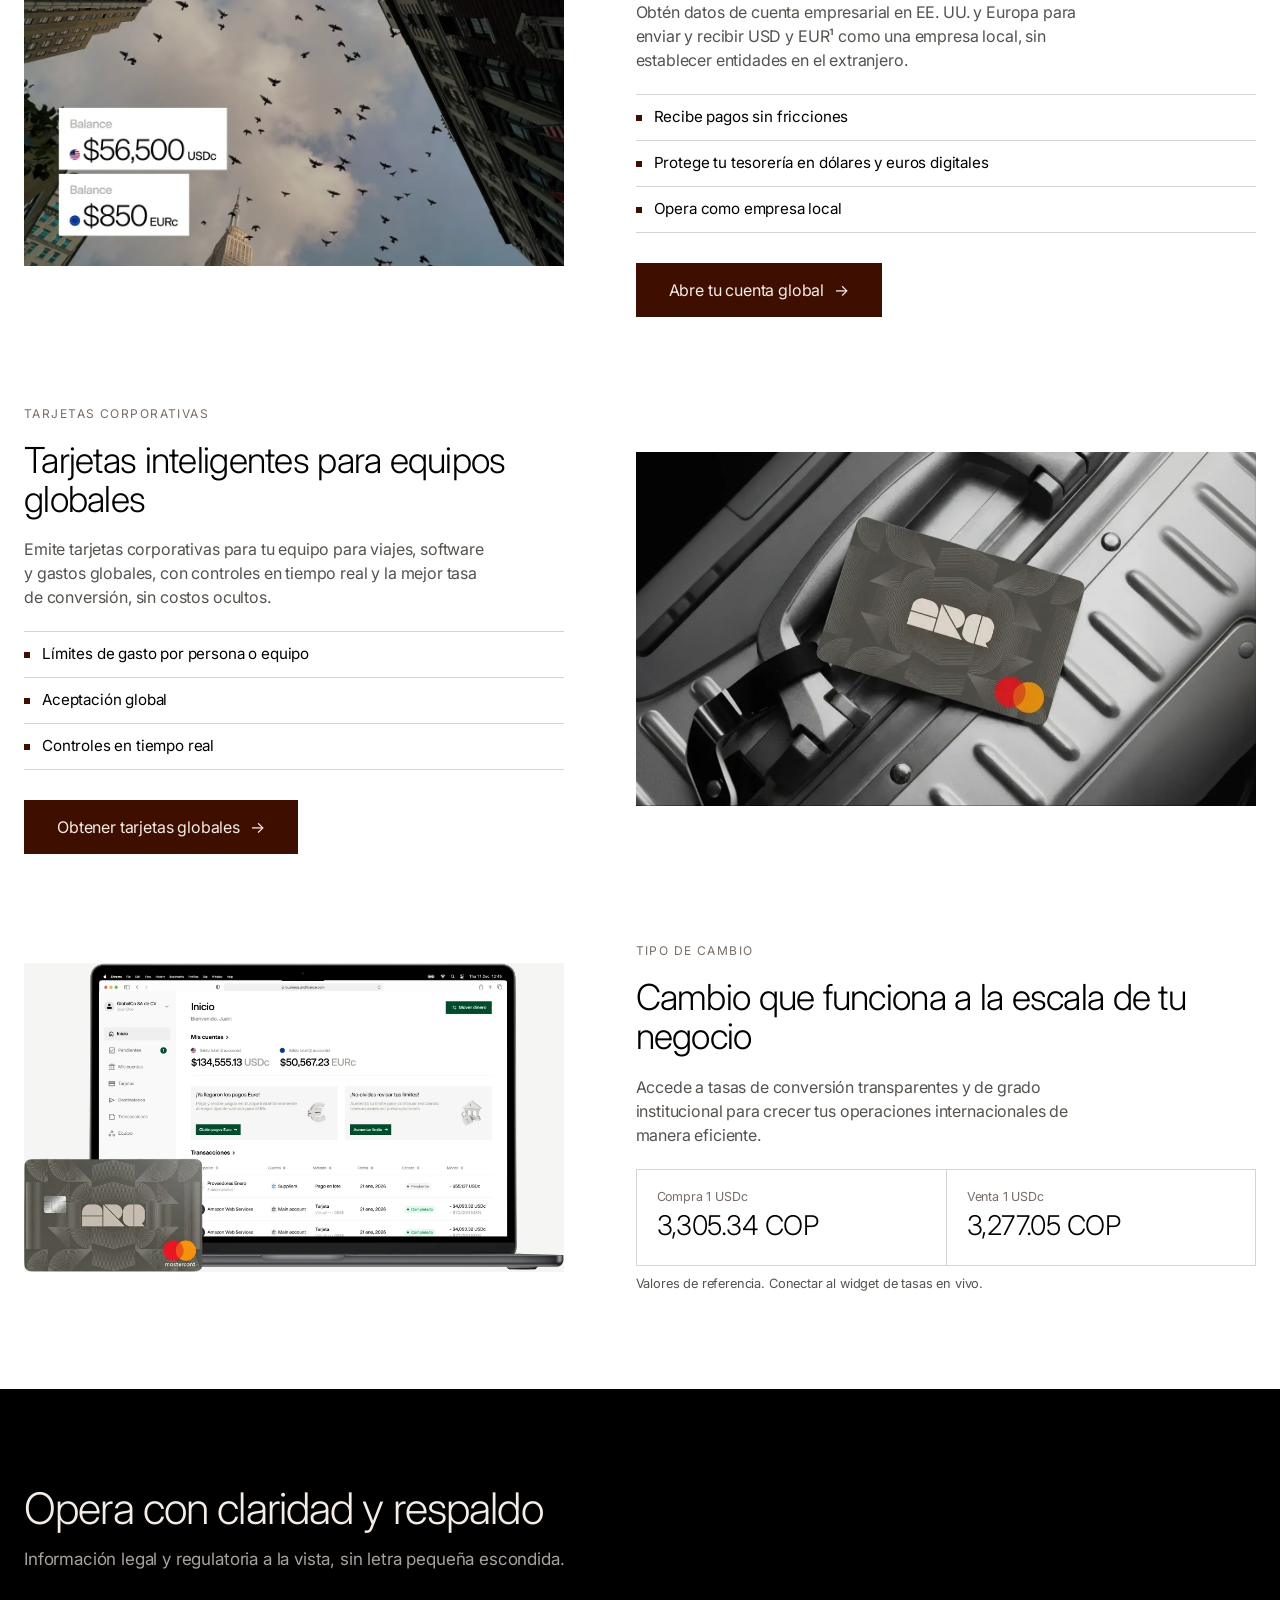
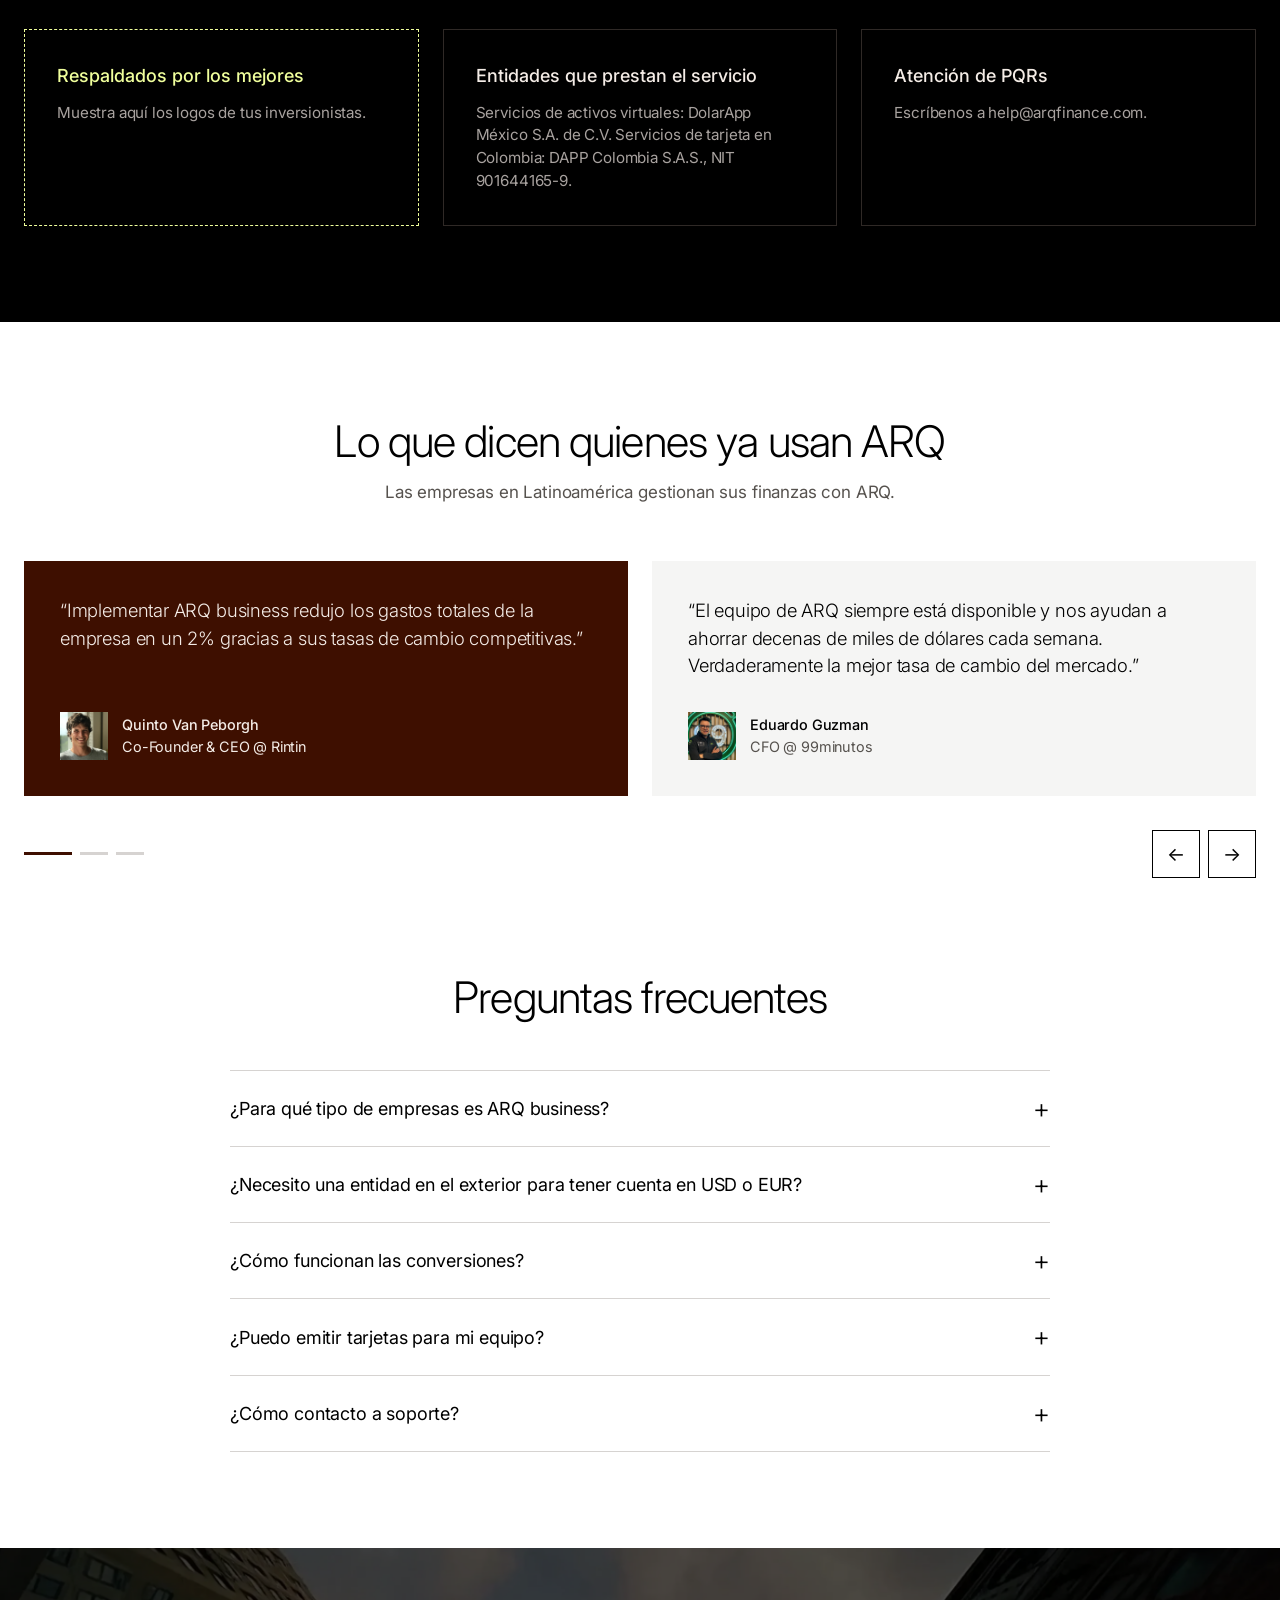
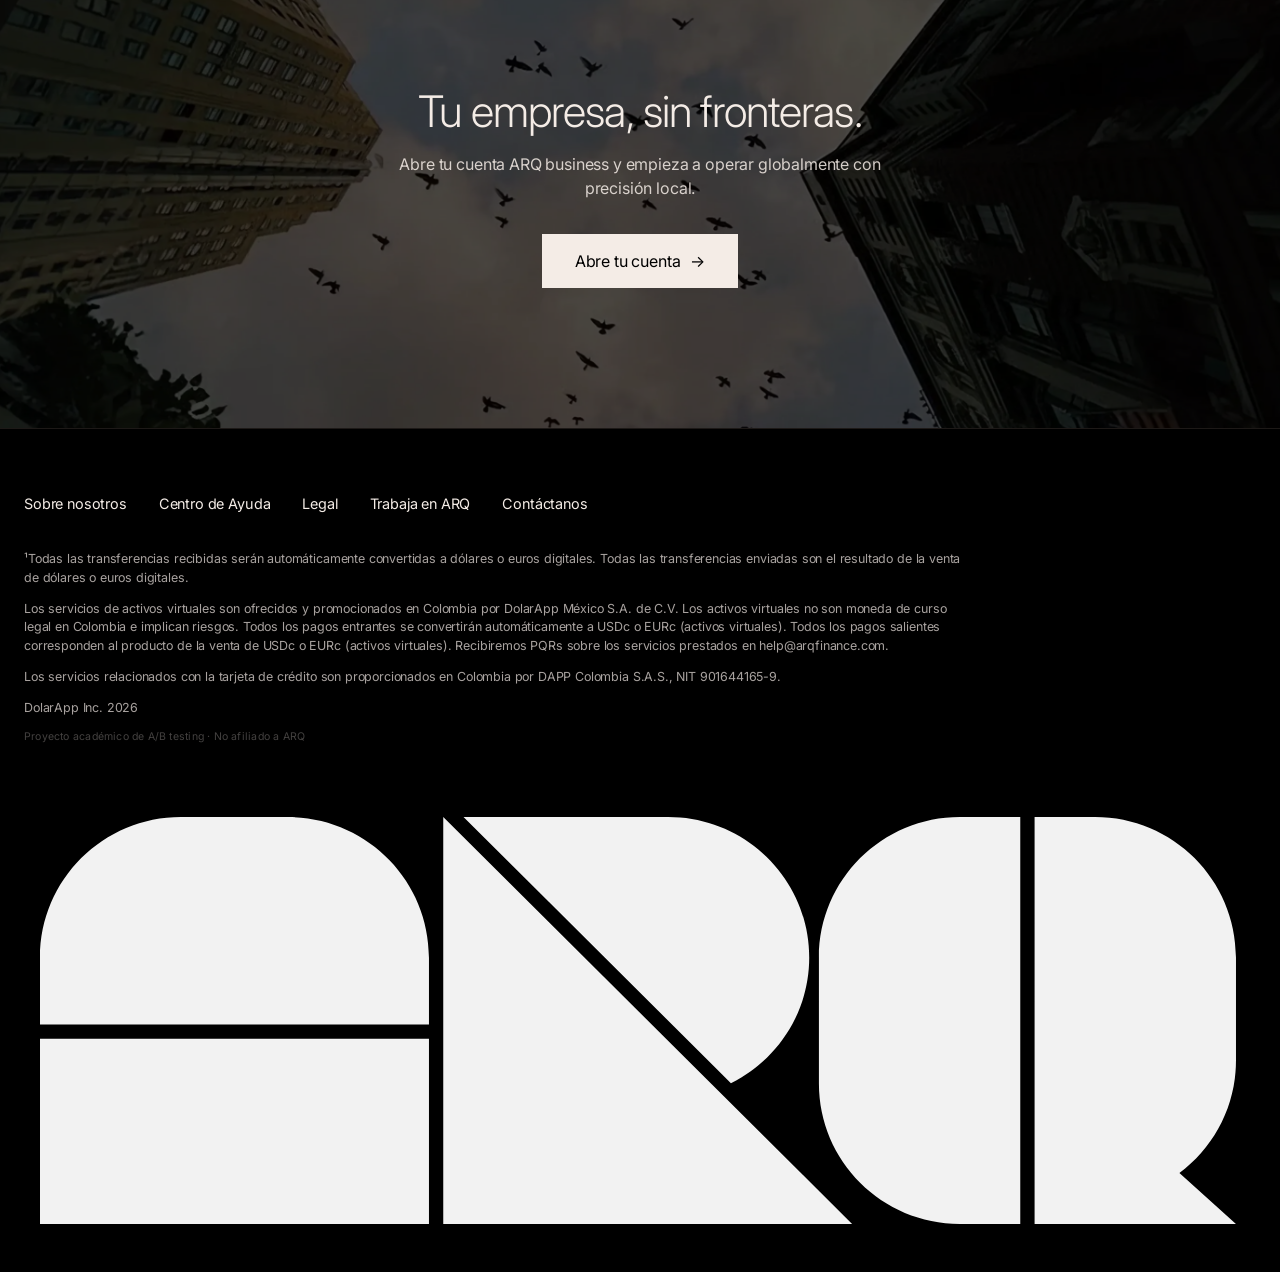
<file: arq-variacion-B-completo.html>
<!doctype html>
<html lang="es-CO">
<head>
<meta charset="utf-8">
<meta name="viewport" content="width=device-width, initial-scale=1">
<meta name="robots" content="noindex, nofollow">

<!-- ============ Medición: Google Tag Manager ============
     1) ID del contenedor (formato GTM-XXXXXXX) en gtmId. Si se deja vacío NO se carga GTM,
        pero los eventos igual se guardan en window.dataLayer (se pueden revisar en la consola).
     2) variant identifica esta versión en los eventos: 'B'. La versión A debe enviar 'A' para poder comparar. -->
<script>
  window.ARQ_AB = { gtmId: 'GTM-MVTGJ2GV', variant: 'B' };
  window.dataLayer = window.dataLayer || [];
  (function (w, d, s, l, i) {
    if (!/^GTM-[A-Z0-9]+$/.test(i)) return;
    w[l] = w[l] || []; w[l].push({ 'gtm.start': new Date().getTime(), event: 'gtm.js' });
    var f = d.getElementsByTagName(s)[0], j = d.createElement(s);
    j.async = true; j.src = 'https://www.googletagmanager.com/gtm.js?id=' + i;
    f.parentNode.insertBefore(j, f);
  })(window, document, 'script', 'dataLayer', window.ARQ_AB.gtmId);
</script>
<title>ARQ business | Variación B (estructura Nu)</title>
<link rel="preconnect" href="https://fonts.googleapis.com">
<link rel="preconnect" href="https://fonts.gstatic.com" crossorigin>
<link href="https://fonts.googleapis.com/css2?family=Inter:wght@300;400;500;600&display=swap" rel="stylesheet">
<style>
/* ===== Tokens de marca ARQ (extraídos de arqfinance.com) ===== */
:root{
  --black:#000; --white:#fff; --off-white:#f4ece6;
  --burgundy:#3e0f00; --burgundy-600:#ab2a00; --burgundy-200:#f35a27;
  --yellow:#f0ff9c; --green:#00301c; --blue:#5db3e8; --taupe:#776d65;
  --brown-50:#f5f5f4; --brown-100:#e7e5e4; --brown-200:#d6d3d1; --brown-400:#a8a29f; --brown-700:#56524e; --brown-900:#292524;
  /* Beausite (fuente propietaria de ARQ) no es de uso libre: Inter ligera como sustituto.
     Para igualarla 100%, cargar Beausite Classic/Fit con @font-face y ponerla primero aquí. */
  --font:"Beausite Classic","Beausite Fit",Inter,system-ui,-apple-system,"Segoe UI",sans-serif;
  --ease:cubic-bezier(.4,0,.2,1);
}
*{box-sizing:border-box;margin:0;padding:0}
html{scroll-behavior:smooth}
body{background:var(--black);color:var(--black);font-family:var(--font);font-weight:400;font-size:16px;line-height:1.5;letter-spacing:-.01em;-webkit-font-smoothing:antialiased}
img{display:block;max-width:100%}
a{color:inherit;text-decoration:none}
.wrap{max-width:1280px;margin:0 auto;padding:0 24px}

/* ===== Tipografía: títulos ligeros (300), tracking -0.02em, como ARQ ===== */
h1,h2{font-weight:300;letter-spacing:-.02em;line-height:1.1}
h1{font-size:clamp(2rem,4.2vw,3.4rem)}
h2{font-size:clamp(1.9rem,3.4vw,2.9rem)}
h3{font-weight:500;font-size:1.125rem;line-height:1.55;letter-spacing:0}
.eyebrow{font-size:.75rem;text-transform:uppercase;letter-spacing:.12em;color:var(--taupe);margin-bottom:18px;display:block}
.dark .eyebrow{color:var(--brown-400)}

/* ===== Botones: rectos (radius 0), transición .15s como ARQ + hover claro ===== */
.btn{display:inline-flex;align-items:center;gap:10px;font-family:inherit;font-size:1rem;font-weight:400;letter-spacing:-.01em;padding:14px 32px;border:1px solid transparent;cursor:pointer;
     transition:color .15s var(--ease),background-color .15s var(--ease),border-color .15s var(--ease),transform .15s var(--ease)}
.btn .arr{display:inline-block;transition:transform .2s var(--ease)}
.btn:hover .arr{transform:translateX(5px)}
.btn:active{transform:scale(.98)}
.btn-burgundy{background:var(--burgundy);color:var(--off-white)}
.btn-burgundy:hover{background:var(--burgundy-600)}
.btn-offwhite{background:var(--off-white);color:var(--black)}
.btn-offwhite:hover{background:var(--yellow)}
.btn-white{background:var(--white);color:var(--black)}
.btn-white:hover{background:var(--off-white)}
.btn-outline{background:transparent;color:var(--black);border-color:var(--black)}
.btn-outline:hover{background:var(--black);color:var(--white)}
.dark .btn-outline,.btn-outline.on-dark{color:var(--off-white);border-color:var(--off-white)}
.dark .btn-outline:hover,.btn-outline.on-dark:hover{background:var(--off-white);color:var(--black)}
.btn:focus-visible,a:focus-visible,summary:focus-visible{outline:2px solid var(--blue);outline-offset:3px}

/* ===== Banner + header ===== */
.banner{background:var(--yellow);color:var(--black);text-align:center;padding:9px 16px;font-size:.875rem;position:relative;z-index:30}
.banner a{text-decoration:underline;text-underline-offset:3px}
header.nav{position:absolute;top:36px;left:0;right:0;z-index:20;transition:background-color .25s var(--ease),backdrop-filter .25s var(--ease)}
header.nav.stuck{position:fixed;top:0;background:rgba(0,0,0,.78);backdrop-filter:blur(12px);animation:slideDown .3s var(--ease)}
@keyframes slideDown{from{transform:translateY(-100%)}to{transform:none}}
header.nav .wrap{display:flex;align-items:center;justify-content:space-between;height:68px}
header.nav .logo img{height:30px;width:auto;filter:brightness(0) invert(1)}
header.nav .links{display:flex;align-items:center;gap:28px;color:var(--off-white);font-size:.875rem}
header.nav .links a:not(.btn){position:relative;padding:4px 0}
header.nav .links a:not(.btn)::after{content:"";position:absolute;left:0;bottom:0;height:1px;width:100%;background:currentColor;transform:scaleX(0);transform-origin:left;transition:transform .25s var(--ease)}
header.nav .links a:not(.btn):hover::after{transform:scaleX(1)}
header.nav .btn{padding:10px 22px;font-size:.875rem}

/* ===== 1. HERO: foto a sangre + panel burdeos inferior ===== */
.hero{position:relative;min-height:calc(100vh - 36px);max-height:820px;display:flex;align-items:flex-end;color:var(--off-white);
      background:#111 url("assets/business-hero.C6nXMTt9.webp") center/cover no-repeat}
.hero::before{content:"";position:absolute;inset:0;background:linear-gradient(180deg,rgba(0,0,0,.45) 0%,rgba(0,0,0,0) 35%,rgba(0,0,0,.25) 100%)}
/* Barra del hero como en ARQ: compacta, dentro del ancho del contenedor; la foto sigue siendo la protagonista */
.hero-panel{position:relative;width:100%}
.hero-panel .wrap{display:block}
.bar{display:flex;align-items:stretch}
.bar-text{flex:1;display:flex;align-items:flex-end;gap:32px;background:var(--burgundy);padding:32px 24px}
.bar-text h1{flex-shrink:0;font-size:clamp(1.9rem,2.8vw,2.25rem);line-height:1.1}
.bar-side{position:relative;top:-4px}
.bar-side p{font-size:1rem;line-height:1.4;color:var(--off-white);max-width:32rem}
.bar-text .actions{margin-left:auto;flex:none;display:flex;flex-direction:column;gap:8px}
.bar-text .actions .btn{justify-content:center;padding:12px 28px}

/* ===== Secciones alternadas negro / blanco ===== */
section.block{padding:96px 0}
.light{background:var(--white);color:var(--black)}
.dark{background:var(--black);color:var(--off-white)}
.center{text-align:center}
.center .sub{margin:14px auto 0}
.sub{font-size:1.0625rem;color:var(--brown-700);max-width:560px}
.dark .sub{color:var(--brown-400)}

/* Prueba social */
.stats{display:grid;grid-template-columns:repeat(4,1fr);gap:0;margin-top:56px;border-top:1px solid #2a2523}
.stat{padding:32px 24px 8px 0;border-right:1px solid #2a2523;padding-left:24px}
.stat:first-child{padding-left:0}
.stat:last-child{border-right:0}
.stat b{display:block;font-weight:300;font-size:clamp(2.2rem,4vw,3.4rem);letter-spacing:-.03em;line-height:1.1}
.stat span{display:block;margin-top:12px;color:var(--brown-400);font-size:.9rem;max-width:230px}
.stat.todo b{color:var(--yellow)}
/* Carrusel infinito de logos (mismo mecanismo que ARQ: 3 copias, 30s linear, -33.33%) */
.marquee-wrap{margin-top:72px;padding-top:40px;border-top:1px solid #2a2523}
.marquee-wrap .cap{color:var(--brown-400);font-size:.95rem;margin-bottom:28px}
.marquee{overflow:hidden;-webkit-mask-image:linear-gradient(90deg,transparent,#000 8%,#000 92%,transparent);mask-image:linear-gradient(90deg,transparent,#000 8%,#000 92%,transparent)}
.marquee-track{display:flex;width:max-content;align-items:center;gap:24px;animation:scroll-x 30s linear infinite}
.marquee-track img{width:112px;height:48px;object-fit:contain;opacity:.75;transition:opacity .25s var(--ease),transform .25s var(--ease)}
.marquee-track img:hover{opacity:1;transform:scale(1.08)}
@keyframes scroll-x{from{transform:translateX(0)}to{transform:translateX(-33.3333%)}}

/* Pilares: "Al elegir ARQ, eliges" */
.pillars{display:grid;grid-template-columns:repeat(4,1fr);gap:0;margin-top:56px;border-top:1px solid var(--brown-200)}
.pillar{padding:32px 28px 36px 0;transition:background-color .25s var(--ease),padding .25s var(--ease)}
.pillar+.pillar{padding-left:28px;border-left:1px solid var(--brown-200)}
.pillar:hover{background:var(--brown-50)}
.pillar .n{display:block;color:var(--taupe);font-size:.8rem;margin-bottom:56px;letter-spacing:.08em}
.pillar h3{margin-bottom:10px}
.pillar p{color:var(--brown-700);font-size:.95rem}

/* Productos */
.product{display:grid;grid-template-columns:1fr 1.15fr;gap:72px;align-items:center;margin-top:88px}
.product.rev .pt{order:2}
.product .pt h2{font-size:clamp(1.7rem,2.8vw,2.3rem);margin-bottom:18px}
.product .pt p{color:var(--brown-700);max-width:460px}
.product ul{list-style:none;margin:22px 0 30px}
.product li{padding:11px 0;border-top:1px solid var(--brown-200);display:flex;gap:12px;font-size:.95rem}
.product li:last-child{border-bottom:1px solid var(--brown-200)}
.product li::before{content:"";width:6px;height:6px;margin-top:9px;background:var(--burgundy);flex:none}
.media{overflow:hidden;background:var(--brown-50)}
.media img{width:100%;height:auto;transition:transform .6s var(--ease)}
.media:hover img{transform:scale(1.04)}
.rate-box{display:grid;grid-template-columns:1fr 1fr;border:1px solid var(--brown-200);margin:22px 0 8px}
.rate-box div{padding:18px 20px}
.rate-box div+div{border-left:1px solid var(--brown-200)}
.rate-box small{display:block;color:var(--taupe);font-size:.78rem}
.rate-box b{font-weight:300;font-size:1.7rem;letter-spacing:-.02em}
.fine{font-size:.8rem;color:var(--taupe)}

/* Confianza */
.trust{display:grid;grid-template-columns:repeat(3,1fr);gap:24px;margin-top:56px}
.tcard{border:1px solid #2f2926;padding:32px;transition:border-color .25s var(--ease),background-color .25s var(--ease),transform .25s var(--ease)}
.tcard:hover{border-color:var(--off-white);background:#0d0907;transform:translateY(-4px)}
.tcard h3{margin-bottom:12px}
.tcard p{color:var(--brown-400);font-size:.95rem}
.tcard.todo{border-style:dashed;border-color:var(--yellow)}
.tcard.todo h3{color:var(--yellow)}

/* Testimonios */
.quotes{display:flex;gap:24px;margin-top:56px;overflow-x:auto;scroll-snap-type:x mandatory;scrollbar-width:none;padding-bottom:6px}
.quotes::-webkit-scrollbar{display:none}
.quote{flex:0 0 calc((100% - 24px)/2);scroll-snap-align:start;display:flex;flex-direction:column;justify-content:space-between;background:var(--brown-50);padding:36px;transition:transform .25s var(--ease),box-shadow .25s var(--ease)}
.qctrl{display:flex;align-items:center;justify-content:space-between;margin-top:28px}
.dots{display:flex;gap:8px}
.dots button{width:28px;height:3px;border:0;background:var(--brown-200);cursor:pointer;transition:background-color .2s var(--ease),width .25s var(--ease)}
.dots button.on{background:var(--burgundy);width:48px}
.arrows{display:flex;gap:8px}
.arrows button{width:48px;height:48px;border:1px solid var(--black);background:transparent;font-size:1.2rem;cursor:pointer;font-family:inherit;transition:background-color .15s var(--ease),color .15s var(--ease)}
.arrows button:hover{background:var(--black);color:var(--white)}
.arrows button:focus-visible,.dots button:focus-visible{outline:2px solid var(--blue);outline-offset:3px}
.quote:hover{transform:translateY(-5px);box-shadow:0 18px 40px rgba(0,0,0,.09)}
.quote p{font-size:1.15rem;line-height:1.5;font-weight:300;letter-spacing:-.01em}
.quote cite{display:flex;align-items:center;gap:14px;margin-top:32px;font-style:normal;font-size:.9rem;color:var(--brown-700)}
.quote cite img{width:48px;height:48px;object-fit:cover;border-radius:0}
.quote cite b{display:block;color:var(--black);font-weight:500}
.quote.hl{background:var(--burgundy);color:var(--off-white)}
.quote.hl cite,.quote.hl cite b{color:var(--off-white)}

/* FAQ */
.faq{max-width:820px;margin:48px auto 0;border-top:1px solid var(--brown-200)}
details{border-bottom:1px solid var(--brown-200)}
summary{list-style:none;cursor:pointer;display:flex;justify-content:space-between;align-items:center;gap:20px;padding:24px 0;font-size:1.125rem;font-weight:400;transition:padding-left .2s var(--ease)}
summary::-webkit-details-marker{display:none}
summary:hover{padding-left:8px}
summary::after{content:"+";font-weight:300;font-size:1.7rem;line-height:1;transition:transform .25s var(--ease)}
details[open] summary::after{transform:rotate(45deg)}
details .ans{color:var(--brown-700);padding:0 40px 26px 0;max-width:680px}
details[open] .ans{animation:fadeIn .3s var(--ease)}
@keyframes fadeIn{from{opacity:0;transform:translateY(-6px)}to{opacity:1;transform:none}}

/* CTA final */
.cta{position:relative;color:var(--off-white);text-align:center;padding:140px 0;background:#111 url("assets/cta-city.Ca_NF8gh_vsM7n.webp") center/cover no-repeat}
.cta::before{content:"";position:absolute;inset:0;background:rgba(0,0,0,.55)}
.cta .wrap{position:relative}
.cta p{margin:16px auto 34px;color:var(--off-white);opacity:.85;max-width:520px}

/* Footer */
footer{background:var(--black);color:var(--brown-400);padding:64px 0 48px;font-size:.78rem;border-top:1px solid #1d1917}
footer .links{display:flex;flex-wrap:wrap;gap:12px 32px;margin-bottom:36px;font-size:.9rem;color:var(--off-white)}
footer .links a{transition:opacity .2s var(--ease)}
footer .links a:hover{opacity:.6}
footer .brand{display:block;width:100%;max-width:1200px;height:auto;margin:72px auto 0;filter:brightness(0) invert(1);opacity:.95}
footer p{margin-bottom:12px;max-width:940px}
footer p.academic{margin:6px 0 0;font-size:.66rem;opacity:.4;letter-spacing:.02em}

/* ===== Animaciones básicas: aparición al hacer scroll ===== */
.reveal{opacity:0;transform:translateY(24px);transition:opacity .7s var(--ease),transform .7s var(--ease);transition-delay:var(--d,0s)}
.reveal.in{opacity:1;transform:none}
.bar-text h1,.bar-side,.bar-text .actions{animation:rise .9s var(--ease) both}
.bar-side{animation-delay:.12s}.bar-text .actions{animation-delay:.24s}
@keyframes rise{from{opacity:0;transform:translateY(22px)}to{opacity:1;transform:none}}
@media (prefers-reduced-motion:reduce){
  *,*::before,*::after{animation:none!important;transition:none!important}
  .reveal{opacity:1;transform:none}
  html{scroll-behavior:auto}
}

/* ===== Responsive ===== */
@media(max-width:1000px){
  .bar{flex-direction:column}
  .bar-text{flex-direction:column;align-items:flex-start;gap:16px;padding:28px 24px}
  .bar-side{top:0}
  .bar-text .actions{margin-left:0;flex-direction:row;flex-wrap:wrap}
  .stats,.pillars{grid-template-columns:repeat(2,1fr)}
  .stat:nth-child(2){border-right:0}
  .stat:nth-child(3){padding-left:0}
  .pillar:nth-child(3){padding-left:0;border-left:0}
  .product,.product.rev{grid-template-columns:1fr;gap:32px}
  .product.rev .pt{order:0}
  .trust{grid-template-columns:1fr}
  .quote{flex-basis:86%}
  header.nav .links a:not(.btn){display:none}
}
@media(max-width:560px){
  section.block{padding:64px 0}
  .stats,.pillars{grid-template-columns:1fr}
  .stat,.pillar+.pillar{padding-left:0;border-right:0;border-left:0}
  .pillar .n{margin-bottom:20px}
  .cta{padding:96px 0}
}

/* ===== Navbar: selector Empresas / Personal ===== */
.nav-left{display:flex;align-items:center;gap:36px}
.switch{display:flex;gap:6px}
.switch a{padding:6px 14px;font-size:.875rem;color:var(--off-white);opacity:.6;border-bottom:1px solid transparent;transition:opacity .2s var(--ease),border-color .2s var(--ease)}
.switch a:hover{opacity:1}
.switch a.active{opacity:1;border-bottom-color:var(--off-white)}

/* ===== Página personal ===== */
.green-sec{background:var(--green);color:var(--off-white)}
.green-sec .sub{color:#b9d4c6}
.green-sec .eyebrow{color:#7fb59b}
.exchange{display:grid;grid-template-columns:1fr 1fr;gap:72px;align-items:center}
.exchange .txt p.sub{margin:16px 0 30px}
.exchange .legal{margin-top:22px;font-size:.78rem;color:#8db8a3;max-width:480px}
.exchange .legal a{text-decoration:underline;text-underline-offset:3px}
.calc{background:var(--off-white);color:var(--black);padding:32px}
.calc h3{font-weight:500;font-size:1rem;margin-bottom:18px}
.calc-row{display:flex;justify-content:space-between;align-items:center;gap:16px;background:var(--white);border:1px solid var(--brown-200);padding:14px 20px;transition:border-color .2s var(--ease)}
.calc-row:focus-within{border-color:var(--black)}
.calc-row small{display:block;color:var(--taupe);font-size:.75rem}
.calc-row input{width:100%;min-width:0;border:0;outline:0;background:transparent;font-family:inherit;font-weight:300;font-size:2rem;letter-spacing:-.02em;color:var(--black)}
.calc-row .out{font-weight:300;font-size:2rem;letter-spacing:-.02em;line-height:1.5;overflow:hidden;text-overflow:ellipsis}
.calc-cur{flex:none;font-weight:500;font-size:.95rem;padding:6px 12px;background:var(--brown-100)}
.calc-swap{display:block;margin:-1px auto;position:relative;z-index:1;width:44px;height:44px;border:0;background:var(--burgundy);color:var(--off-white);font-size:1.15rem;cursor:pointer;transition:background-color .15s var(--ease),transform .25s var(--ease)}
.calc-swap:hover{background:var(--burgundy-600);transform:rotate(180deg)}
.calc-swap:focus-visible{outline:2px solid var(--blue);outline-offset:3px}
.calc-foot{display:flex;justify-content:space-between;gap:12px;flex-wrap:wrap;margin-top:18px;font-size:.8rem;color:var(--brown-700)}
.calc .btn{width:100%;justify-content:center;margin-top:18px}
body.personal .quote.hl{background:#053947}
.cta-qr{text-align:left;background-image:url("assets/qr-bg.CNiHP9vU.webp")}
.cta-qr .wrap{display:flex;align-items:center;justify-content:space-between;gap:48px}
.cta-qr h2{font-size:clamp(2rem,4.2vw,3.4rem)}
.cta-qr p{margin-left:0;margin-right:0}
.cta-qr .qr{flex:none;background:var(--white);padding:14px;width:184px;text-align:center;color:var(--black);font-size:.78rem}
.cta-qr .qr img{width:100%;height:auto}
.cta-qr .actions{display:flex;gap:12px;flex-wrap:wrap}

@media(max-width:1000px){
  .exchange{grid-template-columns:1fr;gap:40px}
  .cta-qr .wrap{flex-direction:column;align-items:flex-start}
}
@media(max-width:700px){
  .nav-left{gap:14px}
  .switch a{padding:6px 8px}
  header.nav .links .btn{padding:9px 14px}
}
</style>
<style>
/* =====================================================================
   PÁGINA PERSONAL: estructura propia con los gráficos de la web original
   (se carga después de styles.css y reutiliza sus tokens y componentes)
   ===================================================================== */
.btn-black{background:var(--black);color:var(--white)}

/* Vistas Empresas / Personal dentro de una sola página */
.view[hidden]{display:none!important}
.view{animation:viewIn .35s var(--ease)}
@keyframes viewIn{from{opacity:0}to{opacity:1}}

/* ---------- Banner animado "DolarApp ahora es ARQ" ---------- */
.banner{padding:0}
.banner-btn{width:100%;display:flex;align-items:center;justify-content:center;gap:18px;height:36px;padding:0 16px;border:0;background:transparent;color:var(--black);font:inherit;font-size:.875rem;cursor:pointer}
.banner-btn:focus-visible{outline:2px solid var(--black);outline-offset:-4px}
.ticker{height:20px;overflow:hidden;text-align:left;line-height:20px}
/* Ciclo continuo de 10,5 s con 3 filas: [A animada] [B] [A' estática = estado inicial de A].
   Al terminar, la cinta sube hasta A' y salta a A sin que se note (se ven idénticas),
   y A reinicia su animación mientras está fuera de la vista. */
.ticker-inner{display:block;animation:tick 10.5s infinite}
.ticker-inner>span{display:block;height:20px;white-space:nowrap}
@keyframes tick{
  0%,56%{transform:translateY(0)}
  62%,88%{transform:translateY(-20px)}
  94%,100%{transform:translateY(-40px)}
}
/* Estado base = estado final (sin animaciones, p. ej. "reducir movimiento"). */
/* 1) DolarApp se tacha */
.was{position:relative;display:inline-block;font-weight:600;opacity:.55;animation:wasDim 10.5s infinite}
.was::after{content:"";position:absolute;left:-2px;right:-2px;top:52%;height:2px;background:currentColor;transform-origin:left;animation:strike 10.5s infinite}
/* 2) "ahora es" entra desde la izquierda */
.is{display:inline-block;font-weight:600;animation:isIn 10.5s infinite}
/* 3) el logo de ARQ entra animado */
.banner-logo{display:inline-block;height:15px;width:auto;margin-left:3px;vertical-align:-2px;filter:brightness(0);animation:logoIn 10.5s infinite}
/* Fila A' (copia estática del inicio): DolarApp sin tachar */
.was.static{opacity:1;animation:none}
.was.static::after{animation:none;transform:scaleX(0)}
@keyframes wasDim{0%,10%{opacity:1}17%,100%{opacity:.55}}
@keyframes strike{0%,10%{transform:scaleX(0)}17%,100%{transform:scaleX(1)}}
@keyframes isIn{0%,20%{opacity:0;transform:translateX(-18px)}27%,100%{opacity:1;transform:none}}
@keyframes logoIn{0%,30%{opacity:0;transform:translateY(-16px)}38%,100%{opacity:1;transform:none}}
.ticker-inner,.was,.was::after,.is,.banner-logo{animation-timing-function:cubic-bezier(.4,0,.2,1)}
.banner-more{flex:none;font-weight:500;text-decoration:underline;text-underline-offset:3px;white-space:nowrap}
.banner-btn:hover .banner-more{text-decoration-thickness:2px}
.banner-more .arr{display:inline-block;transition:transform .2s var(--ease)}
.banner-btn:hover .banner-more .arr{transform:translateX(4px)}

/* ---------- Modal "De DolarApp a ARQ" ---------- */
.brand-modal{position:fixed;inset:0;z-index:100;display:flex;align-items:center;justify-content:center;padding:20px;background:rgba(0,0,0,.6);backdrop-filter:blur(4px);opacity:0;visibility:hidden;transition:opacity .25s var(--ease),visibility .25s}
.brand-modal.open{opacity:1;visibility:visible}
.bm-card{position:relative;width:100%;max-width:560px;max-height:calc(100vh - 40px);overflow:auto;background:var(--off-white);color:var(--black);transform:translateY(20px) scale(.98);transition:transform .35s var(--ease)}
.brand-modal.open .bm-card{transform:none}
.bm-close{position:absolute;top:12px;right:12px;z-index:2;width:40px;height:40px;border:0;background:rgba(255,255,255,.14);color:#fff;font-size:1.5rem;line-height:1;cursor:pointer;transition:background-color .15s var(--ease)}
.bm-close:hover{background:rgba(255,255,255,.3)}
.bm-close:focus-visible,.bm-ok:focus-visible,.bm-link:focus-visible{outline:2px solid var(--blue);outline-offset:3px}
.bm-hero{background:var(--burgundy);color:var(--off-white);padding:56px 24px 44px;display:flex;align-items:center;justify-content:center;gap:28px}
.bm-from{font-size:1.5rem;font-weight:400;letter-spacing:-.02em;position:relative;opacity:.9}
.bm-from::after{content:"";position:absolute;left:-4px;right:-4px;top:55%;height:2px;background:currentColor;transform:scaleX(0);transform-origin:left}
.bm-arrow{font-size:1.6rem;opacity:.7}
.bm-to img{height:36px;width:auto;filter:brightness(0) invert(1)}
.brand-modal.open .bm-from{animation:bmFrom 1.6s .3s var(--ease) both}
.brand-modal.open .bm-from::after{animation:bmStrike .6s .7s var(--ease) both}
.brand-modal.open .bm-arrow{animation:bmPop .5s 1s var(--ease) both}
.brand-modal.open .bm-to{animation:bmTo .7s 1.2s var(--ease) both}
@keyframes bmFrom{0%{opacity:0;transform:translateX(-12px)}30%,100%{opacity:.9;transform:none}}
@keyframes bmStrike{to{transform:scaleX(1)}}
@keyframes bmPop{from{opacity:0;transform:translateX(-10px)}to{opacity:.7;transform:none}}
@keyframes bmTo{from{opacity:0;transform:scale(.7)}to{opacity:1;transform:none}}
.bm-body{padding:32px 32px 28px}
.bm-body h2{font-size:clamp(1.6rem,4vw,2rem);margin-bottom:10px}
.bm-body>p{color:var(--brown-700);font-size:.95rem}
.bm-steps{list-style:none;margin:26px 0 8px;position:relative}
.bm-steps::before{content:"";position:absolute;left:5px;top:8px;bottom:8px;width:1px;background:var(--brown-200)}
.bm-steps li{position:relative;padding:0 0 18px 28px}
.bm-steps li:last-child{padding-bottom:0}
.bm-steps li::before{content:"";position:absolute;left:0;top:6px;width:11px;height:11px;background:var(--brown-200)}
.bm-steps li:last-child::before{background:var(--burgundy)}
.bm-steps b{display:block;font-weight:500;font-size:.95rem}
.bm-steps span{color:var(--brown-700);font-size:.85rem}
.bm-actions{display:flex;align-items:center;gap:20px;flex-wrap:wrap;margin-top:26px}
.bm-ok{border:0;cursor:pointer;font-family:inherit}
.bm-link{font-size:.875rem;text-decoration:underline;text-underline-offset:3px;color:var(--brown-700)}
.bm-link:hover{color:var(--black)}
body.modal-open{overflow:hidden}
@media(max-width:560px){
  .banner-btn{gap:10px;font-size:.78rem}
  .bm-body{padding:26px 22px 22px}
  .bm-hero{padding:52px 16px 36px;gap:18px}
}
.btn-black:hover{background:var(--burgundy)}

/* ---------- Hero con video a pantalla completa ---------- */
.p-hero{position:relative;min-height:calc(100vh - 36px);max-height:880px;display:flex;align-items:flex-end;color:var(--off-white);overflow:hidden;
        background:#0b0b0b url("assets/hero.NEH5cOVc.webp") center/cover no-repeat}
.p-hero video{position:absolute;inset:0;width:100%;height:100%;object-fit:cover;filter:brightness(.8)}
.p-hero::after{content:"";position:absolute;inset:0;background:linear-gradient(180deg,rgba(0,0,0,.5) 0%,rgba(0,0,0,0) 30%,rgba(0,0,0,.65) 100%)}
.p-hero .wrap{position:relative;z-index:1;width:100%;padding-bottom:64px;display:flex;justify-content:space-between;align-items:flex-end;gap:32px;flex-wrap:wrap}
.p-hero h1{font-size:clamp(2.4rem,5vw,4rem);max-width:920px}
.p-hero p{margin-top:20px;font-size:1.125rem;max-width:520px;opacity:.92}
.p-hero .actions{display:flex;gap:12px;flex-wrap:wrap;margin-top:32px}
.p-hero .chips{display:flex;gap:12px}
.p-hero h1,.p-hero p,.p-hero .actions,.p-hero .chips{animation:rise .9s var(--ease) both}
.p-hero p{animation-delay:.12s}.p-hero .actions{animation-delay:.24s}.p-hero .chips{animation-delay:.36s}
.chip{display:inline-flex;align-items:center;gap:10px;border:1px solid rgba(244,236,230,.4);padding:10px 16px;font-size:.95rem;backdrop-filter:blur(6px);background:rgba(0,0,0,.18)}
.chip svg{width:18px;height:18px;fill:currentColor}
.chip small{opacity:.7}

/* ---------- Sección verde con celular flotante ---------- */
/* El celular sobresale por debajo de la sección verde y se apoya sobre la siguiente (continuidad) */
.p-green{position:relative;z-index:2;background:var(--green);color:var(--off-white)}
.p-green .wrap{display:grid;grid-template-columns:minmax(0,1fr) minmax(0,1fr);gap:56px;align-items:center;min-height:640px}
.p-green .img{display:flex;justify-content:center;align-items:flex-end;align-self:stretch;padding:0 120px 0 0}
.p-green .img img{height:700px;max-height:none;width:auto;max-width:none;margin-bottom:-150px;animation:float 6s ease-in-out infinite;filter:drop-shadow(0 30px 40px rgba(0,0,0,.35))}
@keyframes float{0%,100%{transform:translateY(0)}50%{transform:translateY(-14px)}}
.p-green p.sub{color:#b9d4c6;margin:18px 0 30px}
.p-green h2{font-size:clamp(2rem,3.6vw,3rem)}

/* ---------- Pilares como lista editorial ---------- */
.p-pillars{position:relative;z-index:1;background:var(--off-white);padding:240px 0 96px}
.p-pillars .wrap{display:grid;grid-template-columns:5fr 7fr;gap:72px;align-items:start}
.p-pillars .ttl{position:sticky;top:110px}
.p-pillars .ttl p{margin-top:16px;color:var(--brown-700);max-width:380px}
.p-row{display:grid;grid-template-columns:56px 1fr;gap:16px;padding:30px 0;border-top:1px solid rgba(0,0,0,.18);transition:transform .3s var(--ease)}
.p-row:last-child{border-bottom:1px solid rgba(0,0,0,.18)}
.p-row:hover{transform:translateX(10px)}
.p-row .n{color:var(--taupe);font-size:.85rem;letter-spacing:.08em;padding-top:8px;transition:color .2s var(--ease)}
.p-row:hover .n{color:var(--burgundy-600)}
.p-row h3{font-weight:300;font-size:clamp(1.4rem,2.2vw,1.9rem);letter-spacing:-.02em;line-height:1.2;margin-bottom:8px}
.p-row p{color:var(--brown-700);max-width:480px}

/* ---------- Franja azul de prensa (carrusel infinito) ---------- */
.p-press{background:var(--blue);color:var(--black);padding:56px 0;overflow:hidden}
.p-press .wrap{display:grid;grid-template-columns:1fr 1.6fr;gap:48px;align-items:center}
.p-press h2{font-size:clamp(1.6rem,2.6vw,2.2rem);margin:0}
.p-press .marquee{-webkit-mask-image:linear-gradient(90deg,transparent,#000 10%,#000 90%,transparent);mask-image:linear-gradient(90deg,transparent,#000 10%,#000 90%,transparent)}
.p-press .marquee-track{gap:64px}
.p-press .marquee-track img{width:auto;height:30px;opacity:.85}
.p-press .marquee-track img:hover{opacity:1}

/* ---------- Beneficios: tarjetas grises con imagen a sangre ---------- */
.p-benefits{background:var(--white);padding:96px 0}
.p-head{margin-bottom:40px;max-width:640px}
.p-head p{margin-top:14px;color:var(--brown-700)}
.p-benefit{display:grid;grid-template-columns:1fr 1.1fr;background:var(--brown-50);margin-bottom:24px;overflow:hidden}
.p-benefit .tx{padding:44px 40px;display:flex;flex-direction:column;justify-content:space-between;gap:48px}
.p-benefit h2{font-size:clamp(1.7rem,2.6vw,2.3rem);margin-bottom:16px}
.p-benefit p{color:var(--brown-700);max-width:420px}
.p-benefit .im{overflow:hidden;min-height:340px}
.p-benefit .im img{width:100%;height:100%;object-fit:cover;transition:transform .6s var(--ease)}
.p-benefit:hover .im img{transform:scale(1.05)}
.p-benefit.rev{grid-template-columns:1.1fr 1fr}
.p-benefit.rev .im{order:-1}

/* ---------- Conversor: fondo blanco continuo, bloque burdeos con el celular centrado + calculadora ---------- */
.p-ex{background:var(--white);padding:0}
.p-ex .wrap{max-width:none;padding:0;display:grid;grid-template-columns:1fr 1fr;gap:0;align-items:stretch;min-height:680px}
.p-ex .l{background:var(--burgundy);display:flex;justify-content:center;align-items:center;padding:72px 24px}
.p-ex .l img{max-height:500px;max-width:100%;width:auto;filter:drop-shadow(0 24px 40px rgba(0,0,0,.4));transition:transform .6s var(--ease)}
.p-ex:hover .l img{transform:translateY(-8px)}
.p-ex .r{padding:72px 56px 72px 80px;display:flex;flex-direction:column;justify-content:center}
.p-ex h2{font-size:clamp(1.9rem,3vw,2.6rem);margin-bottom:34px}
.p-calc .row{display:flex;align-items:center;justify-content:space-between;gap:16px;padding:14px 0}
.p-calc .cur{display:flex;align-items:center;gap:12px;font-size:1.6rem;font-weight:300;letter-spacing:-.02em;flex:none}
.p-calc .cur img{width:30px;height:30px;border-radius:50%;object-fit:cover}
.p-calc .val{flex:1;min-width:0;text-align:right;font-size:1.6rem;font-weight:300;color:var(--black);letter-spacing:-.02em}
.p-calc input.val{border:0;outline:0;background:transparent;font-family:inherit;width:100%}
.p-calc .out.val{overflow:hidden;text-overflow:ellipsis}
.p-calc .mid{display:flex;align-items:center;gap:12px;margin:2px 0}
.p-calc .mid::after{content:"";flex:1;height:1px;background:var(--brown-200)}
.p-calc .swapbtn{width:34px;height:34px;border-radius:50%;border:0;background:var(--green);color:#fff;cursor:pointer;font-size:1rem;transition:transform .3s var(--ease),background-color .15s var(--ease)}
.p-calc .swapbtn:hover{transform:rotate(180deg);background:#006f40}
.p-calc .swapbtn:focus-visible{outline:2px solid var(--blue);outline-offset:3px}
.p-calc .rate{font-size:.8rem;color:var(--taupe);margin-top:6px}
.p-ex .btn{margin-top:26px;align-self:flex-start}
.p-ex .legal{margin-top:22px;font-size:.75rem;color:var(--taupe);max-width:460px}
.p-ex .legal a{text-decoration:underline;text-underline-offset:3px}

/* ---------- Inversionistas ---------- */
.p-inv{background:var(--black);color:var(--off-white);padding:96px 0}
.p-inv .tcard{margin-top:36px;max-width:560px}

/* ---------- Testimonios sobre azul petróleo ---------- */
.p-teal{background:#053947;color:var(--off-white);padding:96px 0;overflow:hidden}
.p-teal .wrap{display:grid;grid-template-columns:5fr 7fr;gap:56px;align-items:center}
.p-teal h2{font-size:clamp(1.8rem,3vw,2.5rem);margin-bottom:28px}
.p-teal .chips{display:flex;gap:12px;flex-wrap:wrap;margin-bottom:28px}
.p-teal .chip{background:rgba(255,255,255,.04)}
.p-teal .quotes{margin-top:0}
.p-teal .quote,.p-teal .quote.hl{flex-basis:calc((100% - 24px)/2);min-height:300px;background:linear-gradient(270deg,rgba(13,115,140,.65) 0%,rgba(5,57,71,.15) 100%),#0a4b5e;color:var(--off-white);padding:28px}
.p-teal .quote:hover{box-shadow:0 18px 40px rgba(0,0,0,.3)}
.p-teal .quote p{font-size:.95rem;line-height:1.55;font-weight:300}
.p-teal .quote cite,.p-teal .quote cite b{color:var(--off-white)}
.p-teal .quote cite{margin-top:24px;font-size:.78rem;opacity:.9}
.p-teal .quote cite b{font-size:.95rem}
.p-teal .qctrl{margin-top:20px}
.p-teal .dots button{background:rgba(255,255,255,.3)}
.p-teal .dots button.on{background:#fff}
.p-teal .arrows button{border-color:var(--off-white);color:var(--off-white)}
.p-teal .arrows button:hover{background:var(--off-white);color:var(--black)}

/* ---------- FAQ en dos columnas ---------- */
.p-faq{background:var(--white);padding:96px 0}
.p-faq .wrap{display:grid;grid-template-columns:5fr 7fr;gap:72px;align-items:start}
.p-faq .faq{margin:0;max-width:none;border-top:1px solid var(--brown-200)}
.p-faq .ttl p{margin-top:14px;color:var(--brown-700)}

/* ---------- Descarga con QR ---------- */
.p-qr{display:grid;grid-template-columns:1fr 1fr;min-height:420px}
.p-qr .l{display:flex;align-items:center;justify-content:center;padding:56px 24px;background:#6b6159 url("assets/qr-bg.CNiHP9vU.webp") center/cover no-repeat}
.p-qr .qrbox{background:var(--white);padding:14px;width:200px;transition:transform .3s var(--ease)}
.p-qr .qrbox:hover{transform:scale(1.05) rotate(-2deg)}
.p-qr .qrbox img{width:100%;height:auto}
.p-qr .r{background:var(--off-white);color:var(--black);padding:56px;display:flex;flex-direction:column;justify-content:center}
.p-qr h2{font-size:clamp(2rem,4vw,3.2rem)}
.p-qr p{margin:14px 0 28px;color:var(--brown-700);max-width:420px}
.badges{display:flex;gap:12px;flex-wrap:wrap}
.badges img{height:48px;width:auto;transition:transform .2s var(--ease)}
.badges a:hover img{transform:translateY(-3px)}

/* ---------- Responsive ---------- */
@media(max-width:1000px){
  .p-green .wrap,.p-pillars .wrap,.p-press .wrap,.p-teal .wrap,.p-faq .wrap{grid-template-columns:1fr;gap:36px}
  .p-green .wrap{min-height:0;padding-top:56px}
  .p-green .img{padding:0}
  .p-green .img img{height:520px;max-width:100%;object-fit:contain;margin-bottom:-90px}
  .p-pillars{padding-top:150px}
  .p-pillars .ttl{position:static}
  .p-benefit,.p-qr,.p-ex .wrap{grid-template-columns:1fr}
  .p-ex .wrap{min-height:0;gap:0}
  .p-ex .l{padding:48px 24px}
  .p-ex .l img{max-height:480px}
  .p-benefit .im{min-height:240px;order:-1}
  .p-ex .r{padding:48px 24px 64px}
  .p-qr .r{padding:48px 24px}
}
@media(max-width:560px){
  .p-hero .wrap{padding-bottom:40px}
  .p-benefits,.p-inv,.p-teal,.p-faq{padding:64px 0}
  .p-pillars{padding:140px 0 64px}
  .p-benefit .tx{padding:28px 22px}
  .p-teal .quote,.p-teal .quote.hl{flex-basis:86%}
}
</style>
</head>
<body>
<!-- Google Tag Manager (noscript) -->
<noscript><iframe src="https://www.googletagmanager.com/ns.html?id=GTM-MVTGJ2GV" height="0" width="0" style="display:none;visibility:hidden"></iframe></noscript>
<!-- End Google Tag Manager (noscript) -->

<!--
  VARIACIÓN B — ARQ (EMPRESAS + PERSONAL EN UNA SOLA PÁGINA)
  El selector Empresas / Personal del navbar cambia de vista sin recargar ni navegar a otro archivo.
  Hipótesis: si presentamos ARQ con la claridad de Nu (beneficio de control en el hero → "Al elegir ARQ, eliges"
  → prueba social → productos → confianza/regulación → testimonios → FAQ), aumentará el CTR del CTA principal
  y la tasa de registro frente a la versión A.
  Métricas: clic en CTA hero, clics totales a registro, uso del conversor (personal), scroll 50/75%, registro completado.
  Cada CTA del cuerpo lleva data-cta para instrumentar el evento (los enlaces del navbar no navegan).
  Elementos en amarillo = placeholders: reemplazar con datos reales. Tasas del conversor = referencia.
  Imágenes, video, logos y QR se cargan desde arqfinance.com / cdn.arqfinance.com; en producción alojarlos propios.
-->

<!-- Banner animado: el nombre cambia de DolarApp a ARQ; al hacer clic abre el modal del cambio de marca -->
<div class="banner">
  <button type="button" class="banner-btn" id="brand-open" data-cta="brand-banner" aria-haspopup="dialog" aria-controls="brand-modal">
    <span class="ticker" aria-live="off">
      <span class="ticker-inner">
        <span><span class="was">DolarApp</span> <span class="is">ahora es</span> <img class="banner-logo" src="assets/logo.D534Oqrz_ZRshG1.svg" alt="ARQ"></span>
        <span>Tan global como siempre, más ambiciosa que nunca</span>
        <span aria-hidden="true"><span class="was static">DolarApp</span></span>
      </span>
    </span>
    <span class="banner-more">Conoce el cambio <span class="arr">→</span></span>
  </button>
</div>

<header class="nav" id="nav">
  <div class="wrap">
    <div class="nav-left">
      <a class="logo" href="#" data-top aria-label="ARQ (volver al inicio)"><img src="assets/logo.D534Oqrz_ZRshG1.svg" alt="ARQ"></a>
      <div class="switch" role="navigation" aria-label="Tipo de cuenta">
        <a href="#empresas" data-view="empresas" class="active" aria-current="page">Empresas</a>
        <a href="#personal" data-view="personal">Personal</a>
      </div>
    </div>
    <div class="links">
      <a class="noop" href="#">Funcionalidades</a>
      <a class="noop" href="#" data-t-empresas="Clientes" data-t-personal="Opiniones">Clientes</a>
      <a class="noop" href="#">Ayuda</a>
      <a class="btn btn-white noop" href="#" data-t-empresas="Abre tu cuenta" data-t-personal="Registrarse">Abre tu cuenta</a>
    </div>
  </div>
</header>

<main id="view-empresas" class="view">
<!-- 1. HERO -->
<section class="hero">
  <div class="hero-panel">
    <div class="wrap">
      <div class="bar">
        <div class="bar-text">
          <h1>Hacer crecer tu empresa<br>no es suerte, es ARQ.</h1>
          <div class="bar-side">
            <p>Mueve y gasta fondos en las monedas más fuertes del mundo desde una sola cuenta empresarial, con tasas transparentes y sin costos ocultos.</p>
          </div>
          <div class="actions">
            <a class="btn btn-offwhite" href="#e-registro" data-cta="hero">Abre tu cuenta <span class="arr">→</span></a>
            <a class="btn btn-outline on-dark" href="#e-productos" data-cta="hero-secundario">Conocer más</a>
          </div>
        </div>
      </div>
    </div>
  </div>
</section>

<!-- 2. PILARES -->
<section class="block light">
  <div class="wrap">
    <h2 class="reveal center" style="text-align:left">Al elegir ARQ, eliges</h2>
    <div class="pillars">
      <div class="pillar reveal" style="--d:.05s"><span class="n">01</span><h3>Tasas transparentes</h3><p>Conversión de grado institucional, sin costos ocultos. Sabes lo que pagas antes de operar.</p></div>
      <div class="pillar reveal" style="--d:.12s"><span class="n">02</span><h3>Tiempo para tu negocio</h3><p>Paga a proveedores internacionales en minutos, en lote y en solo unos clics.</p></div>
      <div class="pillar reveal" style="--d:.19s"><span class="n">03</span><h3>Alcance global, sin entidades en el exterior</h3><p>Datos de cuenta en EE. UU. y Europa para enviar y recibir como una empresa local.</p></div>
      <div class="pillar reveal" style="--d:.26s"><span class="n">04</span><h3>Un equipo siempre disponible</h3><p>Atención cercana que acompaña a tu equipo de finanzas cuando lo necesita.</p></div>
    </div>
  </div>
</section>

<!-- 3. TÍTULO DE SERVICIOS (separador entre pilares y prueba social) -->
<section class="block light" id="e-productos" style="padding-top:24px">
  <div class="wrap">
    <div class="center reveal">
      <h2>Todo lo que tu empresa necesita<br>para operar globalmente</h2>
      <p class="sub">Una cuenta. Una plataforma. Alcance global.</p>
    </div>
  </div>
</section>

<!-- 4. PRUEBA SOCIAL -->
<section class="block dark">
  <div class="wrap">
    <span class="eyebrow reveal">Prueba social</span>
    <h2 class="reveal" style="max-width:720px">Equipos de toda Latinoamérica ya operan con ARQ</h2>
    <div class="stats">
      <div class="stat reveal" style="--d:.05s"><b>2%</b><span>menos gastos totales en Rintin tras implementar ARQ business</span></div>
      <div class="stat reveal" style="--d:.12s"><b>4 países</b><span>México, Colombia, Argentina y Brasil</span></div>
      <div class="stat reveal" style="--d:.19s"><b>USD y EUR</b><span>Cuentas con datos bancarios en EE. UU. y Europa</span></div>
      <div class="stat todo reveal" style="--d:.26s"><b>[X mil]</b><span>[Empresas activas o volumen movido: completar con dato real]</span></div>
    </div>
    <div class="marquee-wrap reveal">
      <p class="cap">Elegido por los equipos que construyen negocios globales desde América Latina.</p>
      <div class="marquee" aria-label="Empresas que usan ARQ">
        <div class="marquee-track">
          <img src="assets/partner-1.D_mMeR3E.webp" alt="">
          <img src="assets/partner-11.BXKxPLMq.webp" alt="">
          <img src="assets/partner-3.COo-REMi.webp" alt="">
          <img src="assets/partner-4.nr9aVYWp.webp" alt="">
          <img src="assets/partner-6.D3TfgtO8.webp" alt="">
          <img src="assets/partner-7.Bqnf9oLd.webp" alt="">
          <img src="assets/partner-8.Dorq1Qq0.webp" alt="">
          <img src="assets/partner-9.DxtAh7CF.webp" alt="">
        </div>
      </div>
    </div>
  </div>
</section>

<!-- 5. PRODUCTOS -->
<section class="block light" style="padding-top:8px">
  <div class="wrap">

    <div class="product">
      <div class="pt reveal">
        <span class="eyebrow">Pagos internacionales</span>
        <h2>Paga a proveedores y socios en Estados Unidos y Europa</h2>
        <p>Automatiza los pagos a proveedores y contratistas internacionales y en América Latina, directo desde tu cuenta ARQ business.</p>
        <ul><li>Pagos en lote</li><li>Proveedores y contratistas en todo el mundo</li><li>Todo desde una sola cuenta</li></ul>
        <a class="btn btn-burgundy" href="#e-registro" data-cta="prod-pagos">Comienza a pagar globalmente <span class="arr">→</span></a>
      </div>
      <div class="media reveal" style="--d:.1s"><img src="assets/business-benefit-1-es.Cd3D0XZC_2eNwPp.webp" alt="Pagos internacionales en ARQ business" loading="lazy"></div>
    </div>

    <div class="product rev">
      <div class="pt reveal">
        <span class="eyebrow">Cuentas multimoneda</span>
        <h2>Opera globalmente, con pagos locales</h2>
        <p>Obtén datos de cuenta empresarial en EE. UU. y Europa para enviar y recibir USD y EUR¹ como una empresa local, sin establecer entidades en el extranjero.</p>
        <ul><li>Recibe pagos sin fricciones</li><li>Protege tu tesorería en dólares y euros digitales</li><li>Opera como empresa local</li></ul>
        <a class="btn btn-burgundy" href="#e-registro" data-cta="prod-cuentas">Abre tu cuenta global <span class="arr">→</span></a>
      </div>
      <div class="media reveal" style="--d:.1s"><img src="assets/business-benefit-2-es.DtLXEOiA_ZNxjGQ.webp" alt="Cuentas multimoneda USD y EUR" loading="lazy"></div>
    </div>

    <div class="product">
      <div class="pt reveal">
        <span class="eyebrow">Tarjetas corporativas</span>
        <h2>Tarjetas inteligentes para equipos globales</h2>
        <p>Emite tarjetas corporativas para tu equipo para viajes, software y gastos globales, con controles en tiempo real y la mejor tasa de conversión, sin costos ocultos.</p>
        <ul><li>Límites de gasto por persona o equipo</li><li>Aceptación global</li><li>Controles en tiempo real</li></ul>
        <a class="btn btn-burgundy" href="#e-registro" data-cta="prod-tarjetas">Obtener tarjetas globales <span class="arr">→</span></a>
      </div>
      <div class="media reveal" style="--d:.1s"><img src="assets/business-benefit-3-en.Bo8iLZwk_8RFcz.webp" alt="Tarjetas corporativas ARQ" loading="lazy"></div>
    </div>

    <div class="product rev">
      <div class="pt reveal">
        <span class="eyebrow">Tipo de cambio</span>
        <h2>Cambio que funciona a la escala de tu negocio</h2>
        <p>Accede a tasas de conversión transparentes y de grado institucional para crecer tus operaciones internacionales de manera eficiente.</p>
        <div class="rate-box">
          <div><small>Compra 1 USDc</small><b>3,305.34 COP</b></div>
          <div><small>Venta 1 USDc</small><b>3,277.05 COP</b></div>
        </div>
        <p class="fine">Valores de referencia. Conectar al widget de tasas en vivo.</p>
      </div>
      <div class="media reveal" style="--d:.1s"><img src="assets/business-app-es.hrPkyyJW_Z2uiToX.webp" alt="Plataforma ARQ business" loading="lazy"></div>
    </div>
  </div>
</section>
<!-- 6. CONFIANZA -->
<section class="block dark">
  <div class="wrap">
    <h2 class="reveal" style="max-width:680px">Opera con claridad y respaldo</h2>
    <p class="sub reveal" style="margin-top:14px">Información legal y regulatoria a la vista, sin letra pequeña escondida.</p>
    <div class="trust">
      <div class="tcard todo reveal" style="--d:.05s"><h3>Respaldados por los mejores</h3><p>Muestra aquí los logos de tus inversionistas.</p></div>
      <div class="tcard reveal" style="--d:.12s"><h3>Entidades que prestan el servicio</h3><p>Servicios de activos virtuales: DolarApp México S.A. de C.V. Servicios de tarjeta en Colombia: DAPP Colombia S.A.S., NIT 901644165-9.</p></div>
      <div class="tcard reveal" style="--d:.19s"><h3>Atención de PQRs</h3><p>Escríbenos a help@arqfinance.com.</p></div>
    </div>
  </div>
</section>

<!-- 7. TESTIMONIOS -->
<section class="block light" id="e-clientes">
  <div class="wrap">
    <h2 class="reveal center">Lo que dicen quienes ya usan ARQ</h2>
    <p class="sub reveal center" style="margin-left:auto;margin-right:auto;margin-top:14px">Las empresas en Latinoamérica gestionan sus finanzas con ARQ.</p>
    <div class="quotes">
      <figure class="quote hl reveal">
        <p>“Implementar ARQ business redujo los gastos totales de la empresa en un 2% gracias a sus tasas de cambio competitivas.”</p>
        <cite><img src="assets/slide-5.DPJ-iJAH_Z2r4fEP.webp" alt=""><span><b>Quinto Van Peborgh</b>Co-Founder & CEO @ Rintin</span></cite>
      </figure>
      <figure class="quote reveal" style="--d:.08s">
        <p>“El equipo de ARQ siempre está disponible y nos ayudan a ahorrar decenas de miles de dólares cada semana. Verdaderamente la mejor tasa de cambio del mercado.”</p>
        <cite><img src="assets/slide-2.Dfyh3610_Z2ljd4l.webp" alt=""><span><b>Eduardo Guzman</b>CFO @ 99minutos</span></cite>
      </figure>
      <figure class="quote reveal">
        <p>“Nuestro equipo puede pagar a proveedores internacionales en cuestión de minutos usando la plataforma de ARQ. Ahorra dinero y, lo más importante, tiempo.”</p>
        <cite><img src="assets/slide-3.DffflrBR_2bcWS3.webp" alt=""><span><b>Tomas Mindlin</b>Co-Founder & CEO @ Tapi</span></cite>
      </figure>
      <figure class="quote reveal" style="--d:.08s">
        <p>“ARQ ha ayudado a que pagar a proveedores internacionales sea un proceso fluido para Kaszek.”</p>
        <cite><img src="assets/slide-1.BblsdH49_Z1HPmCz.webp" alt=""><span><b>Hernan Kazah</b>Co-Founder & Managing Partner @ Kaszek</span></cite>
      </figure>
    </div>
    <div class="qctrl">
      <div class="dots" aria-hidden="true"></div>
      <div class="arrows">
        <button type="button" aria-label="Testimonio anterior">←</button>
        <button type="button" aria-label="Siguiente testimonio">→</button>
      </div>
    </div>
  </div>
</section>

<!-- 8. FAQ -->
<section class="block light" id="e-faq" style="padding-top:0">
  <div class="wrap">
    <h2 class="reveal center">Preguntas frecuentes</h2>
    <div class="faq reveal">
      <details><summary>¿Para qué tipo de empresas es ARQ business?</summary><div class="ans">Para startups y pymes con sede en México, Colombia, Argentina y Brasil que operan a través de fronteras y necesitan acceso confiable a finanzas globales sin abandonar su mercado local.</div></details>
      <details><summary>¿Necesito una entidad en el exterior para tener cuenta en USD o EUR?</summary><div class="ans">No. Obtienes datos de cuenta empresarial en EE. UU. y Europa para enviar y recibir USD y EUR sin establecer entidades en el extranjero.</div></details>
      <details><summary>¿Cómo funcionan las conversiones?</summary><div class="ans">Los pagos recibidos se convierten automáticamente a USDc o EURc (dólares o euros digitales), y los pagos enviados son el producto de la venta de esos activos. Los activos virtuales no son moneda de curso legal en Colombia e implican riesgos.</div></details>
      <details><summary>¿Puedo emitir tarjetas para mi equipo?</summary><div class="ans">Sí. Puedes emitir tarjetas corporativas con límites de gasto, controles en tiempo real y aceptación global.</div></details>
      <details><summary>¿Cómo contacto a soporte?</summary><div class="ans">Escríbenos a help@arqfinance.com o visita el Centro de Ayuda.</div></details>
    </div>
  </div>
</section>

<!-- 9. CTA FINAL -->
<section class="cta" id="e-registro">
  <div class="wrap reveal">
    <h2>Tu empresa, sin fronteras.</h2>
    <p>Abre tu cuenta ARQ business y empieza a operar globalmente con precisión local.</p>
    <a class="btn btn-offwhite" href="#" data-cta="final">Abre tu cuenta <span class="arr">→</span></a>
  </div>
</section>

</main>

<main id="view-personal" class="view" hidden>
<!-- 1. HERO CON VIDEO -->
<section class="p-hero">
  <video id="hero-video" autoplay muted loop playsinline preload="metadata" poster="assets/hero.NEH5cOVc.webp"
         data-desktop-src="assets/video/hero-video-bg-desktop-boneta.mp4"
         data-mobile-src="assets/video/hero-video-bg-mobile-boneta.mp4"></video>
  <div class="wrap">
    <div>
      <h1>Hacer crecer tu patrimonio<br>no es suerte, es ARQ.</h1>
      <p>Cambia, paga, recibe e invierte en dólares y euros digitales a la tasa real del mercado, sin comisiones ocultas, desde cualquier lugar.</p>
      <div class="actions">
        <a class="btn btn-offwhite" href="#p-registro" data-cta="hero">Registrarse <span class="arr">→</span></a>
        <a class="btn btn-outline on-dark" href="#p-productos" data-cta="hero-secundario">Conocer más</a>
      </div>
    </div>
    <div class="chips" aria-label="Calificaciones de la app">
      <span class="chip"><svg viewBox="0 0 24 24" aria-hidden="true"><path d="M17.67 12.79c-.02-2.72 2.23-4.05 2.34-4.11-1.28-1.86-3.26-2.12-3.96-2.14-1.67-.17-3.28 1-4.13 1-.86 0-2.17-.98-3.58-.95-1.81.03-3.51 1.08-4.44 2.7-1.92 3.32-.49 8.19 1.35 10.87.92 1.31 1.99 2.78 3.4 2.73 1.37-.06 1.89-.88 3.55-.88 1.64 0 2.13.88 3.56.85 1.48-.02 2.41-1.32 3.29-2.64 1.06-1.5 1.49-2.98 1.51-3.06-.04-.02-2.87-1.1-2.9-4.37zM14.96 4.78c.74-.93 1.25-2.18 1.11-3.46-1.07.05-2.41.74-3.18 1.64-.68.8-1.29 2.1-1.13 3.33 1.2.09 2.43-.6 3.2-1.51z"/></svg>4.7<small>/5</small></span>
      <span class="chip"><svg viewBox="0 0 24 24" aria-hidden="true"><path d="M7 4l13 8-13 8z"/></svg>4.5<small>/5</small></span>
    </div>
  </div>
</section>

<!-- 2. CAMBIO: celular + tarjeta sobre verde -->
<section class="p-green">
  <div class="wrap">
    <div class="img reveal"><img src="assets/arq-app-es-co.DZjt2pmW_Z1uCnOr.webp" alt="App y tarjeta ARQ"></div>
    <div>
      <h2 class="reveal">Tu banco odiaría<br>que vieras nuestro cambio.</h2>
      <p class="sub reveal">Cambia a dólares digitales y euros digitales en segundos, a la tasa real del mercado. Sin comisiones ocultas.</p>
      <a class="btn btn-white reveal" href="#p-cambio" data-cta="cambio">Cambia ahora <span class="arr">→</span></a>
    </div>
  </div>
</section>

<!-- 3. AL ELEGIR ARQ, ELIGES (lista editorial) -->
<section class="p-pillars">
  <div class="wrap">
    <div class="ttl reveal">
      <span class="eyebrow">Por qué ARQ</span>
      <h2>Al elegir ARQ, eliges</h2>
      <p>Claridad desde el primer día: sin letra pequeña, sin sorpresas.</p>
    </div>
    <div>
      <div class="p-row reveal"><span class="n">01</span><div><h3>La tasa real del mercado</h3><p>Sin comisiones ocultas. Ves lo que pagas antes de cambiar.</p></div></div>
      <div class="p-row reveal"><span class="n">02</span><div><h3>Segundos, no días</h3><p>Cambia a dólares y euros digitales en segundos, desde tu celular.</p></div></div>
      <div class="p-row reveal"><span class="n">03</span><div><h3>Una cuenta tan global como tus ingresos</h3><p>Recibe pagos de Estados Unidos y Europa con tus propios datos de cuenta.</p></div></div>
      <div class="p-row reveal"><span class="n">04</span><div><h3>Una tarjeta que va contigo</h3><p>En casa o en el extranjero, paga siempre a la tasa real y con cashback.</p></div></div>
    </div>
  </div>
</section>

<!-- 4. FRANJA AZUL: prensa (carrusel infinito) -->
<section class="p-press">
  <div class="wrap">
    <h2 class="reveal">Esto es lo que dicen de nosotros</h2>
    <div class="marquee" aria-label="Medios que hablan de ARQ">
      <div class="marquee-track">
        <img src="assets/bloomberg.BDicKIKr.svg" alt="Bloomberg">
        <img src="assets/forbes.Dz3vZZSB.svg" alt="Forbes">
        <img src="assets/el-tiempo.CmvBShZ-.svg" alt="El Tiempo">
        <img src="assets/valora-atlantic.BvX9Cz4F.svg" alt="Valora Analitik">
        <img src="assets/la-republica.Vt3ulvCZ.svg" alt="La República">
        <img src="assets/infobae.BCz3heBQ.svg" alt="Infobae">
        <img src="assets/bloomberg-en-linea.BaGs9W0c.svg" alt="Bloomberg Línea">
      </div>
    </div>
  </div>
</section>

<!-- 5. BENEFICIOS: tarjetas grises con imagen a sangre -->
<section class="p-benefits" id="p-productos">
  <div class="wrap">
    <div class="p-head reveal">
      <h2>Todo lo que necesitas<br>para tu patrimonio global</h2>
      <p>Cambia, paga, recibe e invierte. Todo en una sola app.</p>
    </div>

    <article class="p-benefit reveal">
      <div class="tx">
        <div>
          <h2>La tarjeta para un patrimonio global.</h2>
          <p>En casa o en el extranjero, paga siempre a la tasa real del mercado y con un cashback inigualable.</p>
        </div>
        <div><a class="btn btn-black" href="#p-registro" data-cta="prod-tarjeta">Pide tu tarjeta ARQ <span class="arr">→</span></a></div>
      </div>
      <div class="im"><img src="assets/benefit-1-en-all.DXNm6J_1_1EP5q.webp" alt="Tarjeta ARQ" loading="lazy"></div>
    </article>

    <article class="p-benefit rev reveal">
      <div class="tx">
        <div>
          <h2>Una cuenta tan global como tus ingresos.</h2>
          <p>Envía y recibe pagos desde Estados Unidos y Europa con tus propios datos de cuenta, a la tasa real del mercado y sin sorpresas.</p>
        </div>
        <div><a class="btn btn-black" href="#p-registro" data-cta="prod-cuenta">Abre tu cuenta global <span class="arr">→</span></a></div>
      </div>
      <div class="im"><img src="assets/benefit-2-es-co.DaxhS8_G_Z1728Cl.webp" alt="Cuenta global ARQ" loading="lazy"></div>
    </article>

    <article class="p-benefit reveal">
      <div class="tx">
        <div>
          <h2>Gestiona tu capital a escala global.</h2>
          <p>Accede a cuentas remuneradas, acciones y ETFs líderes en mercados internacionales con una asesoría de inversión global.</p>
        </div>
        <div><a class="btn btn-black" href="#p-registro" data-cta="prod-inversion">Empieza hoy <span class="arr">→</span></a></div>
      </div>
      <div class="im"><img src="assets/benefit-3-es-co.fEWbibNk_aejRg.webp" alt="Inversiones en ARQ" loading="lazy"></div>
    </article>
  </div>
</section>

<!-- 6. CONVERSOR: celular sobre burdeos + calculadora -->
<section class="p-ex" id="p-cambio">
  <div class="wrap">
  <div class="l"><img src="assets/exchange-app-es-co.D25RmYHM_ZnpPjo.webp" alt="Alertas de precio en la app de ARQ" loading="lazy"></div>
  <div class="r">
    <h2 class="reveal">No nos creas.<br>Compruébalo por ti mismo.</h2>
    <div class="p-calc reveal" id="calc">
      <div class="row">
        <span class="cur"><img id="calc-flag-from" src="assets/co.DbTl_jdJ.svg" alt=""><span id="calc-from">COP</span></span>
        <input class="val" id="calc-amt" inputmode="decimal" value="1000000" aria-label="Monto a cambiar">
      </div>
      <div class="mid"><button type="button" class="swapbtn" id="calc-swap" aria-label="Invertir monedas">⇅</button></div>
      <div class="row">
        <span class="cur"><img id="calc-flag-to" src="assets/us.BxQaODEj.svg" alt=""><span id="calc-to">USDc</span></span>
        <div class="val out" id="calc-out">0</div>
      </div>
      <div class="rate"><span id="calc-rate">1 USDc = 3.305,34 COP</span> · Tasa de referencia</div>
    </div>
    <a class="btn btn-black reveal" href="#p-registro" data-cta="conversor">Cambia ahora <span class="arr">→</span></a>
    <p class="legal reveal">USDc y EURc son activos virtuales y no moneda fiduciaria. Para más información, lee el artículo con la explicación sobre qué son las stablecoins.</p>
  </div>
  </div>
</section>

<!-- 7. INVERSIONISTAS -->
<section class="p-inv">
  <div class="wrap">
    <span class="eyebrow reveal">Nuestros inversionistas</span>
    <h2 class="reveal">Respaldados por los mejores.</h2>
    <div class="tcard todo reveal"><h3>[Logos de inversionistas]</h3><p>Reemplazar por los logos reales de los inversionistas de ARQ.</p></div>
  </div>
</section>

<!-- 8. TESTIMONIOS sobre azul petróleo -->
<section class="p-teal" id="p-clientes">
  <div class="wrap">
    <div class="reveal">
      <h2>2 millones de personas en todo el mundo ya gestionan sus finanzas con ARQ.</h2>
      <div class="chips">
        <span class="chip"><svg viewBox="0 0 24 24" aria-hidden="true"><path d="M17.67 12.79c-.02-2.72 2.23-4.05 2.34-4.11-1.28-1.86-3.26-2.12-3.96-2.14-1.67-.17-3.28 1-4.13 1-.86 0-2.17-.98-3.58-.95-1.81.03-3.51 1.08-4.44 2.7-1.92 3.32-.49 8.19 1.35 10.87.92 1.31 1.99 2.78 3.4 2.73 1.37-.06 1.89-.88 3.55-.88 1.64 0 2.13.88 3.56.85 1.48-.02 2.41-1.32 3.29-2.64 1.06-1.5 1.49-2.98 1.51-3.06-.04-.02-2.87-1.1-2.9-4.37zM14.96 4.78c.74-.93 1.25-2.18 1.11-3.46-1.07.05-2.41.74-3.18 1.64-.68.8-1.29 2.1-1.13 3.33 1.2.09 2.43-.6 3.2-1.51z"/></svg>4.7<small>/5</small></span>
        <span class="chip"><svg viewBox="0 0 24 24" aria-hidden="true"><path d="M7 4l13 8-13 8z"/></svg>4.5<small>/5</small></span>
      </div>
      <a class="btn btn-offwhite" href="#p-registro" data-cta="teal-descarga">Descarga la app <span class="arr">→</span></a>
    </div>
    <div>
      <div class="quotes">
        <figure class="quote reveal">
          <p>“He estado en varios países tales como Japón, EEUU, Europa y siempre pago con ARQ, no importa la moneda local siempre pago con la tarjeta que hace la conversión, me da seguridad, tranquilidad y además recargo con mi moneda local, esta tarjeta es fabulosa, para los viajeros es lo mejor la reciben en cualquier parte del mundo.”</p>
          <cite><span><b>Juan Manuel G.</b>Medellín • 28 Aug 2025</span></cite>
        </figure>
        <figure class="quote reveal" style="--d:.08s">
          <p>“Muy buena experiencia. No tuve ningún problema en ningún momento y la tarjeta me funcionó en todos los lugares de Europa, en comercios grandes e incluso en un puesto de frutas en la calle. Todo fue súper fácil y, lo mejor de todo, sin comisiones.”</p>
          <cite><span><b>Hordania S.</b>Bogotá • 14 Oct 2025</span></cite>
        </figure>
        <figure class="quote reveal" style="--d:.16s">
          <p>“Me encanta ARQ. Es absolutamente la mejor forma de recibir pagos en EE.UU. y poder usar ese saldo con la mejor tasa de cambio aquí en Colombia.”</p>
          <cite><span><b>Natalia R.</b>Bogotá • 30 Dec 2025</span></cite>
        </figure>
      </div>
      <div class="qctrl">
        <div class="dots" aria-hidden="true"></div>
        <div class="arrows">
          <button type="button" aria-label="Testimonio anterior">←</button>
          <button type="button" aria-label="Siguiente testimonio">→</button>
        </div>
      </div>
    </div>
  </div>
</section>

<!-- 9. FAQ + claridad legal -->
<section class="p-faq" id="p-faq">
  <div class="wrap">
    <div class="ttl reveal">
      <h2>Preguntas frecuentes</h2>
      <p>Lo esencial, sin letra pequeña. Si necesitas más, escríbenos a help@arqfinance.com.</p>
    </div>
    <div class="faq reveal">
      <details><summary>¿Qué son USDc y EURc?</summary><div class="ans">Son dólares y euros digitales (stablecoins). Son activos virtuales y no moneda fiduciaria ni de curso legal en Colombia, e implican riesgos.</div></details>
      <details><summary>¿A qué tasa cambio mi dinero?</summary><div class="ans">A la tasa real del mercado, sin comisiones ocultas.</div></details>
      <details><summary>¿Puedo recibir pagos de Estados Unidos y Europa?</summary><div class="ans">Sí. Tienes tus propios datos de cuenta para enviar y recibir pagos desde Estados Unidos y Europa, a la tasa real del mercado.</div></details>
      <details><summary>¿Qué puedo hacer con la tarjeta ARQ?</summary><div class="ans">Pagar en casa o en el extranjero a la tasa real del mercado y con cashback.</div></details>
      <details><summary>¿Quién presta el servicio?</summary><div class="ans">Los servicios de activos virtuales los ofrece en Colombia DolarApp México S.A. de C.V. Los servicios relacionados con la tarjeta de crédito los presta DAPP Colombia S.A.S., NIT 901644165-9.</div></details>
    </div>
  </div>
</section>

<!-- 10. DESCARGA CON QR -->
<section class="p-qr" id="p-registro">
  <div class="l"><div class="qrbox"><img src="assets/qr-code.CypiRRay.webp" alt="Código QR para descargar la app de ARQ"></div></div>
  <div class="r">
    <h2 class="reveal">Descarga ARQ.<br>Únete hoy.</h2>
    <p class="reveal">Únete a los 2 millones de personas que ya gestionan su patrimonio con ARQ.</p>
    <div class="badges reveal">
      <a href="#" data-cta="badge-appstore"><img src="assets/app-store-badge-es.mpKR2dAW.svg" alt="Descargar en App Store"></a>
      <a href="#" data-cta="badge-googleplay"><img src="assets/google-play-badge-es.CU2piSXn.svg" alt="Disponible en Google Play"></a>
    </div>
  </div>
</section>

</main>

<footer>
  <div class="wrap">
    <div class="links"><a href="#">Sobre nosotros</a><a href="#">Centro de Ayuda</a><a href="#">Legal</a><a href="#">Trabaja en ARQ</a><a href="#">Contáctanos</a></div>
    <p>¹Todas las transferencias recibidas serán automáticamente convertidas a dólares o euros digitales. Todas las transferencias enviadas son el resultado de la venta de dólares o euros digitales.</p>
    <p>Los servicios de activos virtuales son ofrecidos y promocionados en Colombia por DolarApp México S.A. de C.V. Los activos virtuales no son moneda de curso legal en Colombia e implican riesgos. Todos los pagos entrantes se convertirán automáticamente a USDc o EURc (activos virtuales). Todos los pagos salientes corresponden al producto de la venta de USDc o EURc (activos virtuales). Recibiremos PQRs sobre los servicios prestados en help@arqfinance.com.</p>
    <p>Los servicios relacionados con la tarjeta de crédito son proporcionados en Colombia por DAPP Colombia S.A.S., NIT 901644165-9.</p>
    <p>DolarApp Inc. 2026</p>
    <p class="academic">Proyecto académico de A/B testing · No afiliado a ARQ</p>
    <img class="brand" src="assets/logo.D534Oqrz_ZRshG1.svg" alt="ARQ">
  </div>
</footer>

<!-- Modal corto: De DolarApp a ARQ -->
<div class="brand-modal" id="brand-modal" role="dialog" aria-modal="true" aria-labelledby="bm-title" aria-hidden="true">
  <div class="bm-card">
    <button type="button" class="bm-close" id="brand-close" aria-label="Cerrar">×</button>
    <div class="bm-hero" aria-hidden="true">
      <span class="bm-from">DolarApp</span>
      <span class="bm-arrow">→</span>
      <span class="bm-to"><img src="assets/logo.D534Oqrz_ZRshG1.svg" alt=""></span>
    </div>
    <div class="bm-body">
      <h2 id="bm-title">DolarApp ahora es ARQ</h2>
      <p>Crecimos más allá de los pagos transfronterizos, y nuestro nombre tenía que crecer con nosotros.</p>
      <ol class="bm-steps">
        <li><b>Hace 3 años</b><span>Lanzamos DolarApp para pagar y recibir en dólares con tasas justas.</span></li>
        <li><b>Hoy</b><span>Más de 2 millones de clientes y nuevos productos: inversión, crédito y servicios del día a día.</span></li>
        <li><b>2 de marzo de 2026</b><span>Nace ARQ, nuestra nueva marca para una plataforma financiera global.</span></li>
      </ol>
      <div class="bm-actions">
        <button type="button" class="btn btn-black bm-ok" id="brand-ok" data-cta="brand-modal-ok">Entendido</button>
        <a class="bm-link" href="https://www.arqfinance.com/es-CO/blog/product-releases/announcement" target="_blank" rel="noopener" data-cta="brand-modal-anuncio">Leer el anuncio completo</a>
      </div>
    </div>
  </div>
</div>

<script>
const $=(s,r=document)=>r.querySelector(s), $$=(s,r=document)=>[...r.querySelectorAll(s)];
const reduceMotion=matchMedia('(prefers-reduced-motion:reduce)').matches;

// ---------- Medición: todo evento va a window.dataLayer (lo lee Google Tag Manager) ----------
// El ID de GTM y la variante se configuran en index.html (window.ARQ_AB).
const AB=window.ARQ_AB||{variant:'B'};
const viewName=()=>{const p=document.getElementById('view-personal');return p&&!p.hidden?'personal':'empresas'};
const track=(event,params={})=>{
  window.dataLayer=window.dataLayer||[];
  window.dataLayer.push(Object.assign({event,variant:AB.variant,view:viewName()},params));
};

// ---------- Header fijo con fondo al hacer scroll ----------
const nav=$('#nav');
const onScroll=()=>nav.classList.toggle('stuck',window.scrollY>140);
addEventListener('scroll',onScroll,{passive:true});onScroll();

// ---------- Aparición suave al entrar en pantalla ----------
const els=$$('.reveal');
if('IntersectionObserver' in window){
  const io=new IntersectionObserver(es=>es.forEach(e=>{if(e.isIntersecting){e.target.classList.add('in');io.unobserve(e.target)}}),{threshold:.12});
  els.forEach(el=>io.observe(el));
}else{els.forEach(el=>el.classList.add('in'))}

// ---------- Carruseles infinitos de logos: 3 copias del set para que el loop (-33.33%) no tenga saltos ----------
$$('.marquee-track').forEach(track=>{
  const set=[...track.children];
  for(let i=0;i<2;i++)set.forEach(n=>{const c=n.cloneNode();c.setAttribute('aria-hidden','true');track.appendChild(c)});
});

// ---------- Video del hero (vista personal): fuente según el ancho; se pausa si la vista no se ve ----------
const hv=$('#hero-video');
let hvReady=false;
function heroVideo(play){
  if(!hv)return;
  if(play&&!hvReady){hv.src=innerWidth<1024?hv.dataset.mobileSrc:hv.dataset.desktopSrc;hvReady=true}
  if(play&&!reduceMotion)hv.play().catch(()=>{});else hv.pause();
}

// ---------- Carrusel de testimonios (uno por vista): flechas, puntos y avance automático ----------
$$('.quotes').forEach(q=>{
  const section=q.closest('section'),cards=[...q.children],dots=$('.dots',section),arrows=$$('.arrows button',section);
  const visible=()=>q.offsetWidth>0;
  const step=()=>cards.length>1?cards[1].offsetLeft-cards[0].offsetLeft:q.clientWidth;
  const idx=()=>visible()&&step()?Math.round(q.scrollLeft/step()):0;
  const perView=()=>visible()?Math.round(q.clientWidth/cards[0].offsetWidth)||1:1;
  const maxIdx=()=>Math.max(0,cards.length-perView());
  const go=i=>visible()&&q.scrollTo({left:Math.max(0,Math.min(i,maxIdx()))*step(),behavior:'smooth'});
  cards.forEach((_,i)=>{const b=document.createElement('button');b.type='button';b.onclick=()=>go(i);dots.appendChild(b)});
  const sync=()=>{if(!visible())return;[...dots.children].forEach((d,i)=>{d.style.display=i>maxIdx()?'none':'';d.classList.toggle('on',i===Math.min(idx(),maxIdx()))})};
  q.addEventListener('scroll',sync,{passive:true});addEventListener('resize',sync);sync();
  arrows[0].onclick=()=>go(idx()-1);
  arrows[1].onclick=()=>go(idx()>=maxIdx()?0:idx()+1);
  let hold=false;
  section.addEventListener('mouseenter',()=>hold=true);section.addEventListener('mouseleave',()=>hold=false);
  if(!reduceMotion)setInterval(()=>{if(!hold&&!document.hidden&&visible())go(idx()>=maxIdx()?0:idx()+1)},5000);
});

// ---------- Calculadora de cambio (vista personal). Tasas de referencia: reemplazar por la tasa en vivo ----------
const calc=$('#calc');
if(calc){
  const RATE={buy:3305.34,sell:3277.05}; // COP por 1 USDc (valores de referencia de la web de ARQ)
  const amt=$('#calc-amt'),out=$('#calc-out'),fromL=$('#calc-from'),toL=$('#calc-to'),rateL=$('#calc-rate'),swap=$('#calc-swap');
  const flagFrom=$('#calc-flag-from'),flagTo=$('#calc-flag-to');
  const FLAG_CO='assets/co.DbTl_jdJ.svg',FLAG_US='assets/us.BxQaODEj.svg';
  let copToUsd=true;
  const fmt=(n,d)=>n.toLocaleString('es-CO',{minimumFractionDigits:d,maximumFractionDigits:d});
  const render=()=>{
    const v=parseFloat(String(amt.value).replace(/\./g,'').replace(',','.'))||0;
    fromL.textContent=copToUsd?'COP':'USDc';toL.textContent=copToUsd?'USDc':'COP';
    if(flagFrom&&flagTo){flagFrom.src=copToUsd?FLAG_CO:FLAG_US;flagTo.src=copToUsd?FLAG_US:FLAG_CO}
    out.textContent=copToUsd?fmt(v/RATE.buy,2):fmt(v*RATE.sell,0);
    rateL.textContent=copToUsd?'1 USDc = '+fmt(RATE.buy,2)+' COP':'1 USDc = '+fmt(RATE.sell,2)+' COP';
  };
  amt.addEventListener('input',render);
  swap.addEventListener('click',()=>{copToUsd=!copToUsd;amt.value=copToUsd?'1000000':'300';render()});
  render();
}

// ---------- Eventos de medición ----------
// cta_click: cada botón del cuerpo que lleva data-cta (hero, productos, conversor, modal, etc.)
$$('[data-cta]').forEach(a=>a.addEventListener('click',()=>{
  track('cta_click',{cta:a.dataset.cta,cta_text:a.textContent.trim().replace(/\s+/g,' ').slice(0,60)});
}));

// scroll_depth: una vez por vista al llegar al 50 % y al 75 % de la página
const scrollSeen=new Set();
let scrollTick=false;
addEventListener('scroll',()=>{
  if(scrollTick)return;scrollTick=true;
  requestAnimationFrame(()=>{
    scrollTick=false;
    const pct=(scrollY+innerHeight)/document.documentElement.scrollHeight*100;
    [50,75].forEach(n=>{
      const key=viewName()+'-'+n;
      if(pct>=n&&!scrollSeen.has(key)){scrollSeen.add(key);track('scroll_depth',{percent:n})}
    });
  });
},{passive:true});

// calculator_use: la primera vez que alguien usa el conversor (vista personal)
let calcTracked=false;
const trackCalc=action=>{if(!calcTracked){calcTracked=true;track('calculator_use',{action})}};
const calcEl=document.getElementById('calc');
if(calcEl){
  calcEl.addEventListener('input',()=>trackCalc('input'));
  calcEl.addEventListener('click',e=>{if(e.target.closest('#calc-swap'))trackCalc('swap')});
}

// ---------- Modal "De DolarApp a ARQ" (se abre solo al hacer clic en el banner) ----------
const bm=$('#brand-modal'),bmOpen=$('#brand-open');
if(bm&&bmOpen){
  const closeBtn=$('#brand-close'),okBtn=$('#brand-ok');
  const focusables=()=>$$('button,a[href]',bm);
  const open=()=>{
    bm.classList.add('open');bm.setAttribute('aria-hidden','false');document.body.classList.add('modal-open');
    setTimeout(()=>okBtn.focus(),50);
  };
  const close=()=>{
    bm.classList.remove('open');bm.setAttribute('aria-hidden','true');document.body.classList.remove('modal-open');
    bmOpen.focus();
  };
  bmOpen.addEventListener('click',open);
  closeBtn.addEventListener('click',close);okBtn.addEventListener('click',close);
  bm.addEventListener('click',e=>{if(e.target===bm)close()});
  addEventListener('keydown',e=>{
    if(!bm.classList.contains('open'))return;
    if(e.key==='Escape')close();
    if(e.key==='Tab'){ // mantiene el foco dentro del modal
      const f=focusables(),first=f[0],last=f[f.length-1];
      if(e.shiftKey&&document.activeElement===first){e.preventDefault();last.focus()}
      else if(!e.shiftKey&&document.activeElement===last){e.preventDefault();first.focus()}
    }
  });
}

// ---------- Navbar ----------
// Logo: sube al inicio (hero). Funcionalidades, Clientes/Opiniones, Ayuda y el botón no navegan a ningún lado.
$$('#nav .noop').forEach(a=>a.addEventListener('click',e=>e.preventDefault()));
$$('#nav [data-top]').forEach(a=>a.addEventListener('click',e=>{
  e.preventDefault();
  scrollTo({top:0,behavior:reduceMotion?'auto':'smooth'});
}));

// Empresas / Personal: cambian de vista dentro de la misma página (sin navegar a otro archivo,
// así funciona también en vistas previas y abriendo el archivo local).
const views={empresas:$('#view-empresas'),personal:$('#view-personal')};
if(views.empresas&&views.personal){
  const TITLES={empresas:'ARQ business | Variación B (estructura Nu)',personal:'ARQ personal | Variación B (estructura Nu)'};
  const show=(name,fromUser)=>{
    if(!views[name])name='empresas';
    Object.entries(views).forEach(([k,v])=>{v.hidden=k!==name});
    $$('#nav [data-view]').forEach(a=>{
      const on=a.dataset.view===name;
      a.classList.toggle('active',on);
      if(on)a.setAttribute('aria-current','page');else a.removeAttribute('aria-current');
    });
    $$('#nav [data-t-empresas]').forEach(a=>{a.textContent=name==='personal'?a.dataset.tPersonal:a.dataset.tEmpresas});
    document.title=TITLES[name];
    heroVideo(name==='personal');
    if(fromUser)scrollTo(0,0);
    try{history.replaceState(null,'',name==='personal'?'#personal':'#empresas')}catch(_){}
    track('view_change',{view:name,from_user:!!fromUser});
    dispatchEvent(new Event('resize')); // reajusta los carruseles de la vista que acaba de mostrarse
  };
  $$('#nav [data-view]').forEach(a=>a.addEventListener('click',e=>{e.preventDefault();show(a.dataset.view,true)}));
  show(location.hash==='#personal'?'personal':'empresas',false);
}else if(hv){
  heroVideo(true); // página personal independiente
}
</script>
</body>
</html>
</file>
<file: styles.css>
/* ===== Tokens de marca ARQ (extraídos de arqfinance.com) ===== */
:root{
  --black:#000; --white:#fff; --off-white:#f4ece6;
  --burgundy:#3e0f00; --burgundy-600:#ab2a00; --burgundy-200:#f35a27;
  --yellow:#f0ff9c; --green:#00301c; --blue:#5db3e8; --taupe:#776d65;
  --brown-50:#f5f5f4; --brown-100:#e7e5e4; --brown-200:#d6d3d1; --brown-400:#a8a29f; --brown-700:#56524e; --brown-900:#292524;
  /* Beausite (fuente propietaria de ARQ) no es de uso libre: Inter ligera como sustituto.
     Para igualarla 100%, cargar Beausite Classic/Fit con @font-face y ponerla primero aquí. */
  --font:"Beausite Classic","Beausite Fit",Inter,system-ui,-apple-system,"Segoe UI",sans-serif;
  --ease:cubic-bezier(.4,0,.2,1);
}
*{box-sizing:border-box;margin:0;padding:0}
html{scroll-behavior:smooth}
body{background:var(--black);color:var(--black);font-family:var(--font);font-weight:400;font-size:16px;line-height:1.5;letter-spacing:-.01em;-webkit-font-smoothing:antialiased}
img{display:block;max-width:100%}
a{color:inherit;text-decoration:none}
.wrap{max-width:1280px;margin:0 auto;padding:0 24px}

/* ===== Tipografía: títulos ligeros (300), tracking -0.02em, como ARQ ===== */
h1,h2{font-weight:300;letter-spacing:-.02em;line-height:1.1}
h1{font-size:clamp(2rem,4.2vw,3.4rem)}
h2{font-size:clamp(1.9rem,3.4vw,2.9rem)}
h3{font-weight:500;font-size:1.125rem;line-height:1.55;letter-spacing:0}
.eyebrow{font-size:.75rem;text-transform:uppercase;letter-spacing:.12em;color:var(--taupe);margin-bottom:18px;display:block}
.dark .eyebrow{color:var(--brown-400)}

/* ===== Botones: rectos (radius 0), transición .15s como ARQ + hover claro ===== */
.btn{display:inline-flex;align-items:center;gap:10px;font-family:inherit;font-size:1rem;font-weight:400;letter-spacing:-.01em;padding:14px 32px;border:1px solid transparent;cursor:pointer;
     transition:color .15s var(--ease),background-color .15s var(--ease),border-color .15s var(--ease),transform .15s var(--ease)}
.btn .arr{display:inline-block;transition:transform .2s var(--ease)}
.btn:hover .arr{transform:translateX(5px)}
.btn:active{transform:scale(.98)}
.btn-burgundy{background:var(--burgundy);color:var(--off-white)}
.btn-burgundy:hover{background:var(--burgundy-600)}
.btn-offwhite{background:var(--off-white);color:var(--black)}
.btn-offwhite:hover{background:var(--yellow)}
.btn-white{background:var(--white);color:var(--black)}
.btn-white:hover{background:var(--off-white)}
.btn-outline{background:transparent;color:var(--black);border-color:var(--black)}
.btn-outline:hover{background:var(--black);color:var(--white)}
.dark .btn-outline,.btn-outline.on-dark{color:var(--off-white);border-color:var(--off-white)}
.dark .btn-outline:hover,.btn-outline.on-dark:hover{background:var(--off-white);color:var(--black)}
.btn:focus-visible,a:focus-visible,summary:focus-visible{outline:2px solid var(--blue);outline-offset:3px}

/* ===== Banner + header ===== */
.banner{background:var(--yellow);color:var(--black);text-align:center;padding:9px 16px;font-size:.875rem;position:relative;z-index:30}
.banner a{text-decoration:underline;text-underline-offset:3px}
header.nav{position:absolute;top:36px;left:0;right:0;z-index:20;transition:background-color .25s var(--ease),backdrop-filter .25s var(--ease)}
header.nav.stuck{position:fixed;top:0;background:rgba(0,0,0,.78);backdrop-filter:blur(12px);animation:slideDown .3s var(--ease)}
@keyframes slideDown{from{transform:translateY(-100%)}to{transform:none}}
header.nav .wrap{display:flex;align-items:center;justify-content:space-between;height:68px}
header.nav .logo img{height:30px;width:auto;filter:brightness(0) invert(1)}
header.nav .links{display:flex;align-items:center;gap:28px;color:var(--off-white);font-size:.875rem}
header.nav .links a:not(.btn){position:relative;padding:4px 0}
header.nav .links a:not(.btn)::after{content:"";position:absolute;left:0;bottom:0;height:1px;width:100%;background:currentColor;transform:scaleX(0);transform-origin:left;transition:transform .25s var(--ease)}
header.nav .links a:not(.btn):hover::after{transform:scaleX(1)}
header.nav .btn{padding:10px 22px;font-size:.875rem}

/* ===== 1. HERO: foto a sangre + panel burdeos inferior ===== */
.hero{position:relative;min-height:calc(100vh - 36px);max-height:820px;display:flex;align-items:flex-end;color:var(--off-white);
      background:#111 url("assets/business-hero.C6nXMTt9.webp") center/cover no-repeat}
.hero::before{content:"";position:absolute;inset:0;background:linear-gradient(180deg,rgba(0,0,0,.45) 0%,rgba(0,0,0,0) 35%,rgba(0,0,0,.25) 100%)}
/* Barra del hero como en ARQ: compacta, dentro del ancho del contenedor; la foto sigue siendo la protagonista */
.hero-panel{position:relative;width:100%}
.hero-panel .wrap{display:block}
.bar{display:flex;align-items:stretch}
.bar-text{flex:1;display:flex;align-items:flex-end;gap:32px;background:var(--burgundy);padding:32px 24px}
.bar-text h1{flex-shrink:0;font-size:clamp(1.9rem,2.8vw,2.25rem);line-height:1.1}
.bar-side{position:relative;top:-4px}
.bar-side p{font-size:1rem;line-height:1.4;color:var(--off-white);max-width:32rem}
.bar-text .actions{margin-left:auto;flex:none;display:flex;flex-direction:column;gap:8px}
.bar-text .actions .btn{justify-content:center;padding:12px 28px}

/* ===== Secciones alternadas negro / blanco ===== */
section.block{padding:96px 0}
.light{background:var(--white);color:var(--black)}
.dark{background:var(--black);color:var(--off-white)}
.center{text-align:center}
.center .sub{margin:14px auto 0}
.sub{font-size:1.0625rem;color:var(--brown-700);max-width:560px}
.dark .sub{color:var(--brown-400)}

/* Prueba social */
.stats{display:grid;grid-template-columns:repeat(4,1fr);gap:0;margin-top:56px;border-top:1px solid #2a2523}
.stat{padding:32px 24px 8px 0;border-right:1px solid #2a2523;padding-left:24px}
.stat:first-child{padding-left:0}
.stat:last-child{border-right:0}
.stat b{display:block;font-weight:300;font-size:clamp(2.2rem,4vw,3.4rem);letter-spacing:-.03em;line-height:1.1}
.stat span{display:block;margin-top:12px;color:var(--brown-400);font-size:.9rem;max-width:230px}
.stat.todo b{color:var(--yellow)}
/* Carrusel infinito de logos (mismo mecanismo que ARQ: 3 copias, 30s linear, -33.33%) */
.marquee-wrap{margin-top:72px;padding-top:40px;border-top:1px solid #2a2523}
.marquee-wrap .cap{color:var(--brown-400);font-size:.95rem;margin-bottom:28px}
.marquee{overflow:hidden;-webkit-mask-image:linear-gradient(90deg,transparent,#000 8%,#000 92%,transparent);mask-image:linear-gradient(90deg,transparent,#000 8%,#000 92%,transparent)}
.marquee-track{display:flex;width:max-content;align-items:center;gap:24px;animation:scroll-x 30s linear infinite}
.marquee-track img{width:112px;height:48px;object-fit:contain;opacity:.75;transition:opacity .25s var(--ease),transform .25s var(--ease)}
.marquee-track img:hover{opacity:1;transform:scale(1.08)}
@keyframes scroll-x{from{transform:translateX(0)}to{transform:translateX(-33.3333%)}}

/* Pilares: "Al elegir ARQ, eliges" */
.pillars{display:grid;grid-template-columns:repeat(4,1fr);gap:0;margin-top:56px;border-top:1px solid var(--brown-200)}
.pillar{padding:32px 28px 36px 0;transition:background-color .25s var(--ease),padding .25s var(--ease)}
.pillar+.pillar{padding-left:28px;border-left:1px solid var(--brown-200)}
.pillar:hover{background:var(--brown-50)}
.pillar .n{display:block;color:var(--taupe);font-size:.8rem;margin-bottom:56px;letter-spacing:.08em}
.pillar h3{margin-bottom:10px}
.pillar p{color:var(--brown-700);font-size:.95rem}

/* Productos */
.product{display:grid;grid-template-columns:1fr 1.15fr;gap:72px;align-items:center;margin-top:88px}
.product.rev .pt{order:2}
.product .pt h2{font-size:clamp(1.7rem,2.8vw,2.3rem);margin-bottom:18px}
.product .pt p{color:var(--brown-700);max-width:460px}
.product ul{list-style:none;margin:22px 0 30px}
.product li{padding:11px 0;border-top:1px solid var(--brown-200);display:flex;gap:12px;font-size:.95rem}
.product li:last-child{border-bottom:1px solid var(--brown-200)}
.product li::before{content:"";width:6px;height:6px;margin-top:9px;background:var(--burgundy);flex:none}
.media{overflow:hidden;background:var(--brown-50)}
.media img{width:100%;height:auto;transition:transform .6s var(--ease)}
.media:hover img{transform:scale(1.04)}
.rate-box{display:grid;grid-template-columns:1fr 1fr;border:1px solid var(--brown-200);margin:22px 0 8px}
.rate-box div{padding:18px 20px}
.rate-box div+div{border-left:1px solid var(--brown-200)}
.rate-box small{display:block;color:var(--taupe);font-size:.78rem}
.rate-box b{font-weight:300;font-size:1.7rem;letter-spacing:-.02em}
.fine{font-size:.8rem;color:var(--taupe)}

/* Confianza */
.trust{display:grid;grid-template-columns:repeat(3,1fr);gap:24px;margin-top:56px}
.tcard{border:1px solid #2f2926;padding:32px;transition:border-color .25s var(--ease),background-color .25s var(--ease),transform .25s var(--ease)}
.tcard:hover{border-color:var(--off-white);background:#0d0907;transform:translateY(-4px)}
.tcard h3{margin-bottom:12px}
.tcard p{color:var(--brown-400);font-size:.95rem}
.tcard.todo{border-style:dashed;border-color:var(--yellow)}
.tcard.todo h3{color:var(--yellow)}

/* Testimonios */
.quotes{display:flex;gap:24px;margin-top:56px;overflow-x:auto;scroll-snap-type:x mandatory;scrollbar-width:none;padding-bottom:6px}
.quotes::-webkit-scrollbar{display:none}
.quote{flex:0 0 calc((100% - 24px)/2);scroll-snap-align:start;display:flex;flex-direction:column;justify-content:space-between;background:var(--brown-50);padding:36px;transition:transform .25s var(--ease),box-shadow .25s var(--ease)}
.qctrl{display:flex;align-items:center;justify-content:space-between;margin-top:28px}
.dots{display:flex;gap:8px}
.dots button{width:28px;height:3px;border:0;background:var(--brown-200);cursor:pointer;transition:background-color .2s var(--ease),width .25s var(--ease)}
.dots button.on{background:var(--burgundy);width:48px}
.arrows{display:flex;gap:8px}
.arrows button{width:48px;height:48px;border:1px solid var(--black);background:transparent;font-size:1.2rem;cursor:pointer;font-family:inherit;transition:background-color .15s var(--ease),color .15s var(--ease)}
.arrows button:hover{background:var(--black);color:var(--white)}
.arrows button:focus-visible,.dots button:focus-visible{outline:2px solid var(--blue);outline-offset:3px}
.quote:hover{transform:translateY(-5px);box-shadow:0 18px 40px rgba(0,0,0,.09)}
.quote p{font-size:1.15rem;line-height:1.5;font-weight:300;letter-spacing:-.01em}
.quote cite{display:flex;align-items:center;gap:14px;margin-top:32px;font-style:normal;font-size:.9rem;color:var(--brown-700)}
.quote cite img{width:48px;height:48px;object-fit:cover;border-radius:0}
.quote cite b{display:block;color:var(--black);font-weight:500}
.quote.hl{background:var(--burgundy);color:var(--off-white)}
.quote.hl cite,.quote.hl cite b{color:var(--off-white)}

/* FAQ */
.faq{max-width:820px;margin:48px auto 0;border-top:1px solid var(--brown-200)}
details{border-bottom:1px solid var(--brown-200)}
summary{list-style:none;cursor:pointer;display:flex;justify-content:space-between;align-items:center;gap:20px;padding:24px 0;font-size:1.125rem;font-weight:400;transition:padding-left .2s var(--ease)}
summary::-webkit-details-marker{display:none}
summary:hover{padding-left:8px}
summary::after{content:"+";font-weight:300;font-size:1.7rem;line-height:1;transition:transform .25s var(--ease)}
details[open] summary::after{transform:rotate(45deg)}
details .ans{color:var(--brown-700);padding:0 40px 26px 0;max-width:680px}
details[open] .ans{animation:fadeIn .3s var(--ease)}
@keyframes fadeIn{from{opacity:0;transform:translateY(-6px)}to{opacity:1;transform:none}}

/* CTA final */
.cta{position:relative;color:var(--off-white);text-align:center;padding:140px 0;background:#111 url("assets/cta-city.Ca_NF8gh_vsM7n.webp") center/cover no-repeat}
.cta::before{content:"";position:absolute;inset:0;background:rgba(0,0,0,.55)}
.cta .wrap{position:relative}
.cta p{margin:16px auto 34px;color:var(--off-white);opacity:.85;max-width:520px}

/* Footer */
footer{background:var(--black);color:var(--brown-400);padding:64px 0 48px;font-size:.78rem;border-top:1px solid #1d1917}
footer .links{display:flex;flex-wrap:wrap;gap:12px 32px;margin-bottom:36px;font-size:.9rem;color:var(--off-white)}
footer .links a{transition:opacity .2s var(--ease)}
footer .links a:hover{opacity:.6}
footer .brand{display:block;width:100%;max-width:1200px;height:auto;margin:72px auto 0;filter:brightness(0) invert(1);opacity:.95}
footer p{margin-bottom:12px;max-width:940px}
footer p.academic{margin:6px 0 0;font-size:.66rem;opacity:.4;letter-spacing:.02em}

/* ===== Animaciones básicas: aparición al hacer scroll ===== */
.reveal{opacity:0;transform:translateY(24px);transition:opacity .7s var(--ease),transform .7s var(--ease);transition-delay:var(--d,0s)}
.reveal.in{opacity:1;transform:none}
.bar-text h1,.bar-side,.bar-text .actions{animation:rise .9s var(--ease) both}
.bar-side{animation-delay:.12s}.bar-text .actions{animation-delay:.24s}
@keyframes rise{from{opacity:0;transform:translateY(22px)}to{opacity:1;transform:none}}
@media (prefers-reduced-motion:reduce){
  *,*::before,*::after{animation:none!important;transition:none!important}
  .reveal{opacity:1;transform:none}
  html{scroll-behavior:auto}
}

/* ===== Responsive ===== */
@media(max-width:1000px){
  .bar{flex-direction:column}
  .bar-text{flex-direction:column;align-items:flex-start;gap:16px;padding:28px 24px}
  .bar-side{top:0}
  .bar-text .actions{margin-left:0;flex-direction:row;flex-wrap:wrap}
  .stats,.pillars{grid-template-columns:repeat(2,1fr)}
  .stat:nth-child(2){border-right:0}
  .stat:nth-child(3){padding-left:0}
  .pillar:nth-child(3){padding-left:0;border-left:0}
  .product,.product.rev{grid-template-columns:1fr;gap:32px}
  .product.rev .pt{order:0}
  .trust{grid-template-columns:1fr}
  .quote{flex-basis:86%}
  header.nav .links a:not(.btn){display:none}
}
@media(max-width:560px){
  section.block{padding:64px 0}
  .stats,.pillars{grid-template-columns:1fr}
  .stat,.pillar+.pillar{padding-left:0;border-right:0;border-left:0}
  .pillar .n{margin-bottom:20px}
  .cta{padding:96px 0}
}

/* ===== Navbar: selector Empresas / Personal ===== */
.nav-left{display:flex;align-items:center;gap:36px}
.switch{display:flex;gap:6px}
.switch a{padding:6px 14px;font-size:.875rem;color:var(--off-white);opacity:.6;border-bottom:1px solid transparent;transition:opacity .2s var(--ease),border-color .2s var(--ease)}
.switch a:hover{opacity:1}
.switch a.active{opacity:1;border-bottom-color:var(--off-white)}

/* ===== Página personal ===== */
.green-sec{background:var(--green);color:var(--off-white)}
.green-sec .sub{color:#b9d4c6}
.green-sec .eyebrow{color:#7fb59b}
.exchange{display:grid;grid-template-columns:1fr 1fr;gap:72px;align-items:center}
.exchange .txt p.sub{margin:16px 0 30px}
.exchange .legal{margin-top:22px;font-size:.78rem;color:#8db8a3;max-width:480px}
.exchange .legal a{text-decoration:underline;text-underline-offset:3px}
.calc{background:var(--off-white);color:var(--black);padding:32px}
.calc h3{font-weight:500;font-size:1rem;margin-bottom:18px}
.calc-row{display:flex;justify-content:space-between;align-items:center;gap:16px;background:var(--white);border:1px solid var(--brown-200);padding:14px 20px;transition:border-color .2s var(--ease)}
.calc-row:focus-within{border-color:var(--black)}
.calc-row small{display:block;color:var(--taupe);font-size:.75rem}
.calc-row input{width:100%;min-width:0;border:0;outline:0;background:transparent;font-family:inherit;font-weight:300;font-size:2rem;letter-spacing:-.02em;color:var(--black)}
.calc-row .out{font-weight:300;font-size:2rem;letter-spacing:-.02em;line-height:1.5;overflow:hidden;text-overflow:ellipsis}
.calc-cur{flex:none;font-weight:500;font-size:.95rem;padding:6px 12px;background:var(--brown-100)}
.calc-swap{display:block;margin:-1px auto;position:relative;z-index:1;width:44px;height:44px;border:0;background:var(--burgundy);color:var(--off-white);font-size:1.15rem;cursor:pointer;transition:background-color .15s var(--ease),transform .25s var(--ease)}
.calc-swap:hover{background:var(--burgundy-600);transform:rotate(180deg)}
.calc-swap:focus-visible{outline:2px solid var(--blue);outline-offset:3px}
.calc-foot{display:flex;justify-content:space-between;gap:12px;flex-wrap:wrap;margin-top:18px;font-size:.8rem;color:var(--brown-700)}
.calc .btn{width:100%;justify-content:center;margin-top:18px}
body.personal .quote.hl{background:#053947}
.cta-qr{text-align:left;background-image:url("assets/qr-bg.CNiHP9vU.webp")}
.cta-qr .wrap{display:flex;align-items:center;justify-content:space-between;gap:48px}
.cta-qr h2{font-size:clamp(2rem,4.2vw,3.4rem)}
.cta-qr p{margin-left:0;margin-right:0}
.cta-qr .qr{flex:none;background:var(--white);padding:14px;width:184px;text-align:center;color:var(--black);font-size:.78rem}
.cta-qr .qr img{width:100%;height:auto}
.cta-qr .actions{display:flex;gap:12px;flex-wrap:wrap}

@media(max-width:1000px){
  .exchange{grid-template-columns:1fr;gap:40px}
  .cta-qr .wrap{flex-direction:column;align-items:flex-start}
}
@media(max-width:700px){
  .nav-left{gap:14px}
  .switch a{padding:6px 8px}
  header.nav .links .btn{padding:9px 14px}
}
</file>
<file: personal.css>
/* =====================================================================
   PÁGINA PERSONAL: estructura propia con los gráficos de la web original
   (se carga después de styles.css y reutiliza sus tokens y componentes)
   ===================================================================== */
.btn-black{background:var(--black);color:var(--white)}

/* Vistas Empresas / Personal dentro de una sola página */
.view[hidden]{display:none!important}
.view{animation:viewIn .35s var(--ease)}
@keyframes viewIn{from{opacity:0}to{opacity:1}}

/* ---------- Banner animado "DolarApp ahora es ARQ" ---------- */
.banner{padding:0}
.banner-btn{width:100%;display:flex;align-items:center;justify-content:center;gap:18px;height:36px;padding:0 16px;border:0;background:transparent;color:var(--black);font:inherit;font-size:.875rem;cursor:pointer}
.banner-btn:focus-visible{outline:2px solid var(--black);outline-offset:-4px}
.ticker{height:20px;overflow:hidden;text-align:left;line-height:20px}
/* Ciclo continuo de 10,5 s con 3 filas: [A animada] [B] [A' estática = estado inicial de A].
   Al terminar, la cinta sube hasta A' y salta a A sin que se note (se ven idénticas),
   y A reinicia su animación mientras está fuera de la vista. */
.ticker-inner{display:block;animation:tick 10.5s infinite}
.ticker-inner>span{display:block;height:20px;white-space:nowrap}
@keyframes tick{
  0%,56%{transform:translateY(0)}
  62%,88%{transform:translateY(-20px)}
  94%,100%{transform:translateY(-40px)}
}
/* Estado base = estado final (sin animaciones, p. ej. "reducir movimiento"). */
/* 1) DolarApp se tacha */
.was{position:relative;display:inline-block;font-weight:600;opacity:.55;animation:wasDim 10.5s infinite}
.was::after{content:"";position:absolute;left:-2px;right:-2px;top:52%;height:2px;background:currentColor;transform-origin:left;animation:strike 10.5s infinite}
/* 2) "ahora es" entra desde la izquierda */
.is{display:inline-block;font-weight:600;animation:isIn 10.5s infinite}
/* 3) el logo de ARQ entra animado */
.banner-logo{display:inline-block;height:15px;width:auto;margin-left:3px;vertical-align:-2px;filter:brightness(0);animation:logoIn 10.5s infinite}
/* Fila A' (copia estática del inicio): DolarApp sin tachar */
.was.static{opacity:1;animation:none}
.was.static::after{animation:none;transform:scaleX(0)}
@keyframes wasDim{0%,10%{opacity:1}17%,100%{opacity:.55}}
@keyframes strike{0%,10%{transform:scaleX(0)}17%,100%{transform:scaleX(1)}}
@keyframes isIn{0%,20%{opacity:0;transform:translateX(-18px)}27%,100%{opacity:1;transform:none}}
@keyframes logoIn{0%,30%{opacity:0;transform:translateY(-16px)}38%,100%{opacity:1;transform:none}}
.ticker-inner,.was,.was::after,.is,.banner-logo{animation-timing-function:cubic-bezier(.4,0,.2,1)}
.banner-more{flex:none;font-weight:500;text-decoration:underline;text-underline-offset:3px;white-space:nowrap}
.banner-btn:hover .banner-more{text-decoration-thickness:2px}
.banner-more .arr{display:inline-block;transition:transform .2s var(--ease)}
.banner-btn:hover .banner-more .arr{transform:translateX(4px)}

/* ---------- Modal "De DolarApp a ARQ" ---------- */
.brand-modal{position:fixed;inset:0;z-index:100;display:flex;align-items:center;justify-content:center;padding:20px;background:rgba(0,0,0,.6);backdrop-filter:blur(4px);opacity:0;visibility:hidden;transition:opacity .25s var(--ease),visibility .25s}
.brand-modal.open{opacity:1;visibility:visible}
.bm-card{position:relative;width:100%;max-width:560px;max-height:calc(100vh - 40px);overflow:auto;background:var(--off-white);color:var(--black);transform:translateY(20px) scale(.98);transition:transform .35s var(--ease)}
.brand-modal.open .bm-card{transform:none}
.bm-close{position:absolute;top:12px;right:12px;z-index:2;width:40px;height:40px;border:0;background:rgba(255,255,255,.14);color:#fff;font-size:1.5rem;line-height:1;cursor:pointer;transition:background-color .15s var(--ease)}
.bm-close:hover{background:rgba(255,255,255,.3)}
.bm-close:focus-visible,.bm-ok:focus-visible,.bm-link:focus-visible{outline:2px solid var(--blue);outline-offset:3px}
.bm-hero{background:var(--burgundy);color:var(--off-white);padding:56px 24px 44px;display:flex;align-items:center;justify-content:center;gap:28px}
.bm-from{font-size:1.5rem;font-weight:400;letter-spacing:-.02em;position:relative;opacity:.9}
.bm-from::after{content:"";position:absolute;left:-4px;right:-4px;top:55%;height:2px;background:currentColor;transform:scaleX(0);transform-origin:left}
.bm-arrow{font-size:1.6rem;opacity:.7}
.bm-to img{height:36px;width:auto;filter:brightness(0) invert(1)}
.brand-modal.open .bm-from{animation:bmFrom 1.6s .3s var(--ease) both}
.brand-modal.open .bm-from::after{animation:bmStrike .6s .7s var(--ease) both}
.brand-modal.open .bm-arrow{animation:bmPop .5s 1s var(--ease) both}
.brand-modal.open .bm-to{animation:bmTo .7s 1.2s var(--ease) both}
@keyframes bmFrom{0%{opacity:0;transform:translateX(-12px)}30%,100%{opacity:.9;transform:none}}
@keyframes bmStrike{to{transform:scaleX(1)}}
@keyframes bmPop{from{opacity:0;transform:translateX(-10px)}to{opacity:.7;transform:none}}
@keyframes bmTo{from{opacity:0;transform:scale(.7)}to{opacity:1;transform:none}}
.bm-body{padding:32px 32px 28px}
.bm-body h2{font-size:clamp(1.6rem,4vw,2rem);margin-bottom:10px}
.bm-body>p{color:var(--brown-700);font-size:.95rem}
.bm-steps{list-style:none;margin:26px 0 8px;position:relative}
.bm-steps::before{content:"";position:absolute;left:5px;top:8px;bottom:8px;width:1px;background:var(--brown-200)}
.bm-steps li{position:relative;padding:0 0 18px 28px}
.bm-steps li:last-child{padding-bottom:0}
.bm-steps li::before{content:"";position:absolute;left:0;top:6px;width:11px;height:11px;background:var(--brown-200)}
.bm-steps li:last-child::before{background:var(--burgundy)}
.bm-steps b{display:block;font-weight:500;font-size:.95rem}
.bm-steps span{color:var(--brown-700);font-size:.85rem}
.bm-actions{display:flex;align-items:center;gap:20px;flex-wrap:wrap;margin-top:26px}
.bm-ok{border:0;cursor:pointer;font-family:inherit}
.bm-link{font-size:.875rem;text-decoration:underline;text-underline-offset:3px;color:var(--brown-700)}
.bm-link:hover{color:var(--black)}
body.modal-open{overflow:hidden}
@media(max-width:560px){
  .banner-btn{gap:10px;font-size:.78rem}
  .bm-body{padding:26px 22px 22px}
  .bm-hero{padding:52px 16px 36px;gap:18px}
}
.btn-black:hover{background:var(--burgundy)}

/* ---------- Hero con video a pantalla completa ---------- */
.p-hero{position:relative;min-height:calc(100vh - 36px);max-height:880px;display:flex;align-items:flex-end;color:var(--off-white);overflow:hidden;
        background:#0b0b0b url("assets/hero.NEH5cOVc.webp") center/cover no-repeat}
.p-hero video{position:absolute;inset:0;width:100%;height:100%;object-fit:cover;filter:brightness(.8)}
.p-hero::after{content:"";position:absolute;inset:0;background:linear-gradient(180deg,rgba(0,0,0,.5) 0%,rgba(0,0,0,0) 30%,rgba(0,0,0,.65) 100%)}
.p-hero .wrap{position:relative;z-index:1;width:100%;padding-bottom:64px;display:flex;justify-content:space-between;align-items:flex-end;gap:32px;flex-wrap:wrap}
.p-hero h1{font-size:clamp(2.4rem,5vw,4rem);max-width:920px}
.p-hero p{margin-top:20px;font-size:1.125rem;max-width:520px;opacity:.92}
.p-hero .actions{display:flex;gap:12px;flex-wrap:wrap;margin-top:32px}
.p-hero .chips{display:flex;gap:12px}
.p-hero h1,.p-hero p,.p-hero .actions,.p-hero .chips{animation:rise .9s var(--ease) both}
.p-hero p{animation-delay:.12s}.p-hero .actions{animation-delay:.24s}.p-hero .chips{animation-delay:.36s}
.chip{display:inline-flex;align-items:center;gap:10px;border:1px solid rgba(244,236,230,.4);padding:10px 16px;font-size:.95rem;backdrop-filter:blur(6px);background:rgba(0,0,0,.18)}
.chip svg{width:18px;height:18px;fill:currentColor}
.chip small{opacity:.7}

/* ---------- Sección verde con celular flotante ---------- */
/* El celular sobresale por debajo de la sección verde y se apoya sobre la siguiente (continuidad) */
.p-green{position:relative;z-index:2;background:var(--green);color:var(--off-white)}
.p-green .wrap{display:grid;grid-template-columns:minmax(0,1fr) minmax(0,1fr);gap:56px;align-items:center;min-height:640px}
.p-green .img{display:flex;justify-content:center;align-items:flex-end;align-self:stretch;padding:0 120px 0 0}
.p-green .img img{height:700px;max-height:none;width:auto;max-width:none;margin-bottom:-150px;animation:float 6s ease-in-out infinite;filter:drop-shadow(0 30px 40px rgba(0,0,0,.35))}
@keyframes float{0%,100%{transform:translateY(0)}50%{transform:translateY(-14px)}}
.p-green p.sub{color:#b9d4c6;margin:18px 0 30px}
.p-green h2{font-size:clamp(2rem,3.6vw,3rem)}

/* ---------- Pilares como lista editorial ---------- */
.p-pillars{position:relative;z-index:1;background:var(--off-white);padding:240px 0 96px}
.p-pillars .wrap{display:grid;grid-template-columns:5fr 7fr;gap:72px;align-items:start}
.p-pillars .ttl{position:sticky;top:110px}
.p-pillars .ttl p{margin-top:16px;color:var(--brown-700);max-width:380px}
.p-row{display:grid;grid-template-columns:56px 1fr;gap:16px;padding:30px 0;border-top:1px solid rgba(0,0,0,.18);transition:transform .3s var(--ease)}
.p-row:last-child{border-bottom:1px solid rgba(0,0,0,.18)}
.p-row:hover{transform:translateX(10px)}
.p-row .n{color:var(--taupe);font-size:.85rem;letter-spacing:.08em;padding-top:8px;transition:color .2s var(--ease)}
.p-row:hover .n{color:var(--burgundy-600)}
.p-row h3{font-weight:300;font-size:clamp(1.4rem,2.2vw,1.9rem);letter-spacing:-.02em;line-height:1.2;margin-bottom:8px}
.p-row p{color:var(--brown-700);max-width:480px}

/* ---------- Franja azul de prensa (carrusel infinito) ---------- */
.p-press{background:var(--blue);color:var(--black);padding:56px 0;overflow:hidden}
.p-press .wrap{display:grid;grid-template-columns:1fr 1.6fr;gap:48px;align-items:center}
.p-press h2{font-size:clamp(1.6rem,2.6vw,2.2rem);margin:0}
.p-press .marquee{-webkit-mask-image:linear-gradient(90deg,transparent,#000 10%,#000 90%,transparent);mask-image:linear-gradient(90deg,transparent,#000 10%,#000 90%,transparent)}
.p-press .marquee-track{gap:64px}
.p-press .marquee-track img{width:auto;height:30px;opacity:.85}
.p-press .marquee-track img:hover{opacity:1}

/* ---------- Beneficios: tarjetas grises con imagen a sangre ---------- */
.p-benefits{background:var(--white);padding:96px 0}
.p-head{margin-bottom:40px;max-width:640px}
.p-head p{margin-top:14px;color:var(--brown-700)}
.p-benefit{display:grid;grid-template-columns:1fr 1.1fr;background:var(--brown-50);margin-bottom:24px;overflow:hidden}
.p-benefit .tx{padding:44px 40px;display:flex;flex-direction:column;justify-content:space-between;gap:48px}
.p-benefit h2{font-size:clamp(1.7rem,2.6vw,2.3rem);margin-bottom:16px}
.p-benefit p{color:var(--brown-700);max-width:420px}
.p-benefit .im{overflow:hidden;min-height:340px}
.p-benefit .im img{width:100%;height:100%;object-fit:cover;transition:transform .6s var(--ease)}
.p-benefit:hover .im img{transform:scale(1.05)}
.p-benefit.rev{grid-template-columns:1.1fr 1fr}
.p-benefit.rev .im{order:-1}

/* ---------- Conversor: fondo blanco continuo, bloque burdeos con el celular centrado + calculadora ---------- */
.p-ex{background:var(--white);padding:0}
.p-ex .wrap{max-width:none;padding:0;display:grid;grid-template-columns:1fr 1fr;gap:0;align-items:stretch;min-height:680px}
.p-ex .l{background:var(--burgundy);display:flex;justify-content:center;align-items:center;padding:72px 24px}
.p-ex .l img{max-height:500px;max-width:100%;width:auto;filter:drop-shadow(0 24px 40px rgba(0,0,0,.4));transition:transform .6s var(--ease)}
.p-ex:hover .l img{transform:translateY(-8px)}
.p-ex .r{padding:72px 56px 72px 80px;display:flex;flex-direction:column;justify-content:center}
.p-ex h2{font-size:clamp(1.9rem,3vw,2.6rem);margin-bottom:34px}
.p-calc .row{display:flex;align-items:center;justify-content:space-between;gap:16px;padding:14px 0}
.p-calc .cur{display:flex;align-items:center;gap:12px;font-size:1.6rem;font-weight:300;letter-spacing:-.02em;flex:none}
.p-calc .cur img{width:30px;height:30px;border-radius:50%;object-fit:cover}
.p-calc .val{flex:1;min-width:0;text-align:right;font-size:1.6rem;font-weight:300;color:var(--black);letter-spacing:-.02em}
.p-calc input.val{border:0;outline:0;background:transparent;font-family:inherit;width:100%}
.p-calc .out.val{overflow:hidden;text-overflow:ellipsis}
.p-calc .mid{display:flex;align-items:center;gap:12px;margin:2px 0}
.p-calc .mid::after{content:"";flex:1;height:1px;background:var(--brown-200)}
.p-calc .swapbtn{width:34px;height:34px;border-radius:50%;border:0;background:var(--green);color:#fff;cursor:pointer;font-size:1rem;transition:transform .3s var(--ease),background-color .15s var(--ease)}
.p-calc .swapbtn:hover{transform:rotate(180deg);background:#006f40}
.p-calc .swapbtn:focus-visible{outline:2px solid var(--blue);outline-offset:3px}
.p-calc .rate{font-size:.8rem;color:var(--taupe);margin-top:6px}
.p-ex .btn{margin-top:26px;align-self:flex-start}
.p-ex .legal{margin-top:22px;font-size:.75rem;color:var(--taupe);max-width:460px}
.p-ex .legal a{text-decoration:underline;text-underline-offset:3px}

/* ---------- Inversionistas ---------- */
.p-inv{background:var(--black);color:var(--off-white);padding:96px 0}
.p-inv .tcard{margin-top:36px;max-width:560px}

/* ---------- Testimonios sobre azul petróleo ---------- */
.p-teal{background:#053947;color:var(--off-white);padding:96px 0;overflow:hidden}
.p-teal .wrap{display:grid;grid-template-columns:5fr 7fr;gap:56px;align-items:center}
.p-teal h2{font-size:clamp(1.8rem,3vw,2.5rem);margin-bottom:28px}
.p-teal .chips{display:flex;gap:12px;flex-wrap:wrap;margin-bottom:28px}
.p-teal .chip{background:rgba(255,255,255,.04)}
.p-teal .quotes{margin-top:0}
.p-teal .quote,.p-teal .quote.hl{flex-basis:calc((100% - 24px)/2);min-height:300px;background:linear-gradient(270deg,rgba(13,115,140,.65) 0%,rgba(5,57,71,.15) 100%),#0a4b5e;color:var(--off-white);padding:28px}
.p-teal .quote:hover{box-shadow:0 18px 40px rgba(0,0,0,.3)}
.p-teal .quote p{font-size:.95rem;line-height:1.55;font-weight:300}
.p-teal .quote cite,.p-teal .quote cite b{color:var(--off-white)}
.p-teal .quote cite{margin-top:24px;font-size:.78rem;opacity:.9}
.p-teal .quote cite b{font-size:.95rem}
.p-teal .qctrl{margin-top:20px}
.p-teal .dots button{background:rgba(255,255,255,.3)}
.p-teal .dots button.on{background:#fff}
.p-teal .arrows button{border-color:var(--off-white);color:var(--off-white)}
.p-teal .arrows button:hover{background:var(--off-white);color:var(--black)}

/* ---------- FAQ en dos columnas ---------- */
.p-faq{background:var(--white);padding:96px 0}
.p-faq .wrap{display:grid;grid-template-columns:5fr 7fr;gap:72px;align-items:start}
.p-faq .faq{margin:0;max-width:none;border-top:1px solid var(--brown-200)}
.p-faq .ttl p{margin-top:14px;color:var(--brown-700)}

/* ---------- Descarga con QR ---------- */
.p-qr{display:grid;grid-template-columns:1fr 1fr;min-height:420px}
.p-qr .l{display:flex;align-items:center;justify-content:center;padding:56px 24px;background:#6b6159 url("assets/qr-bg.CNiHP9vU.webp") center/cover no-repeat}
.p-qr .qrbox{background:var(--white);padding:14px;width:200px;transition:transform .3s var(--ease)}
.p-qr .qrbox:hover{transform:scale(1.05) rotate(-2deg)}
.p-qr .qrbox img{width:100%;height:auto}
.p-qr .r{background:var(--off-white);color:var(--black);padding:56px;display:flex;flex-direction:column;justify-content:center}
.p-qr h2{font-size:clamp(2rem,4vw,3.2rem)}
.p-qr p{margin:14px 0 28px;color:var(--brown-700);max-width:420px}
.badges{display:flex;gap:12px;flex-wrap:wrap}
.badges img{height:48px;width:auto;transition:transform .2s var(--ease)}
.badges a:hover img{transform:translateY(-3px)}

/* ---------- Responsive ---------- */
@media(max-width:1000px){
  .p-green .wrap,.p-pillars .wrap,.p-press .wrap,.p-teal .wrap,.p-faq .wrap{grid-template-columns:1fr;gap:36px}
  .p-green .wrap{min-height:0;padding-top:56px}
  .p-green .img{padding:0}
  .p-green .img img{height:520px;max-width:100%;object-fit:contain;margin-bottom:-90px}
  .p-pillars{padding-top:150px}
  .p-pillars .ttl{position:static}
  .p-benefit,.p-qr,.p-ex .wrap{grid-template-columns:1fr}
  .p-ex .wrap{min-height:0;gap:0}
  .p-ex .l{padding:48px 24px}
  .p-ex .l img{max-height:480px}
  .p-benefit .im{min-height:240px;order:-1}
  .p-ex .r{padding:48px 24px 64px}
  .p-qr .r{padding:48px 24px}
}
@media(max-width:560px){
  .p-hero .wrap{padding-bottom:40px}
  .p-benefits,.p-inv,.p-teal,.p-faq{padding:64px 0}
  .p-pillars{padding:140px 0 64px}
  .p-benefit .tx{padding:28px 22px}
  .p-teal .quote,.p-teal .quote.hl{flex-basis:86%}
}
</file>
